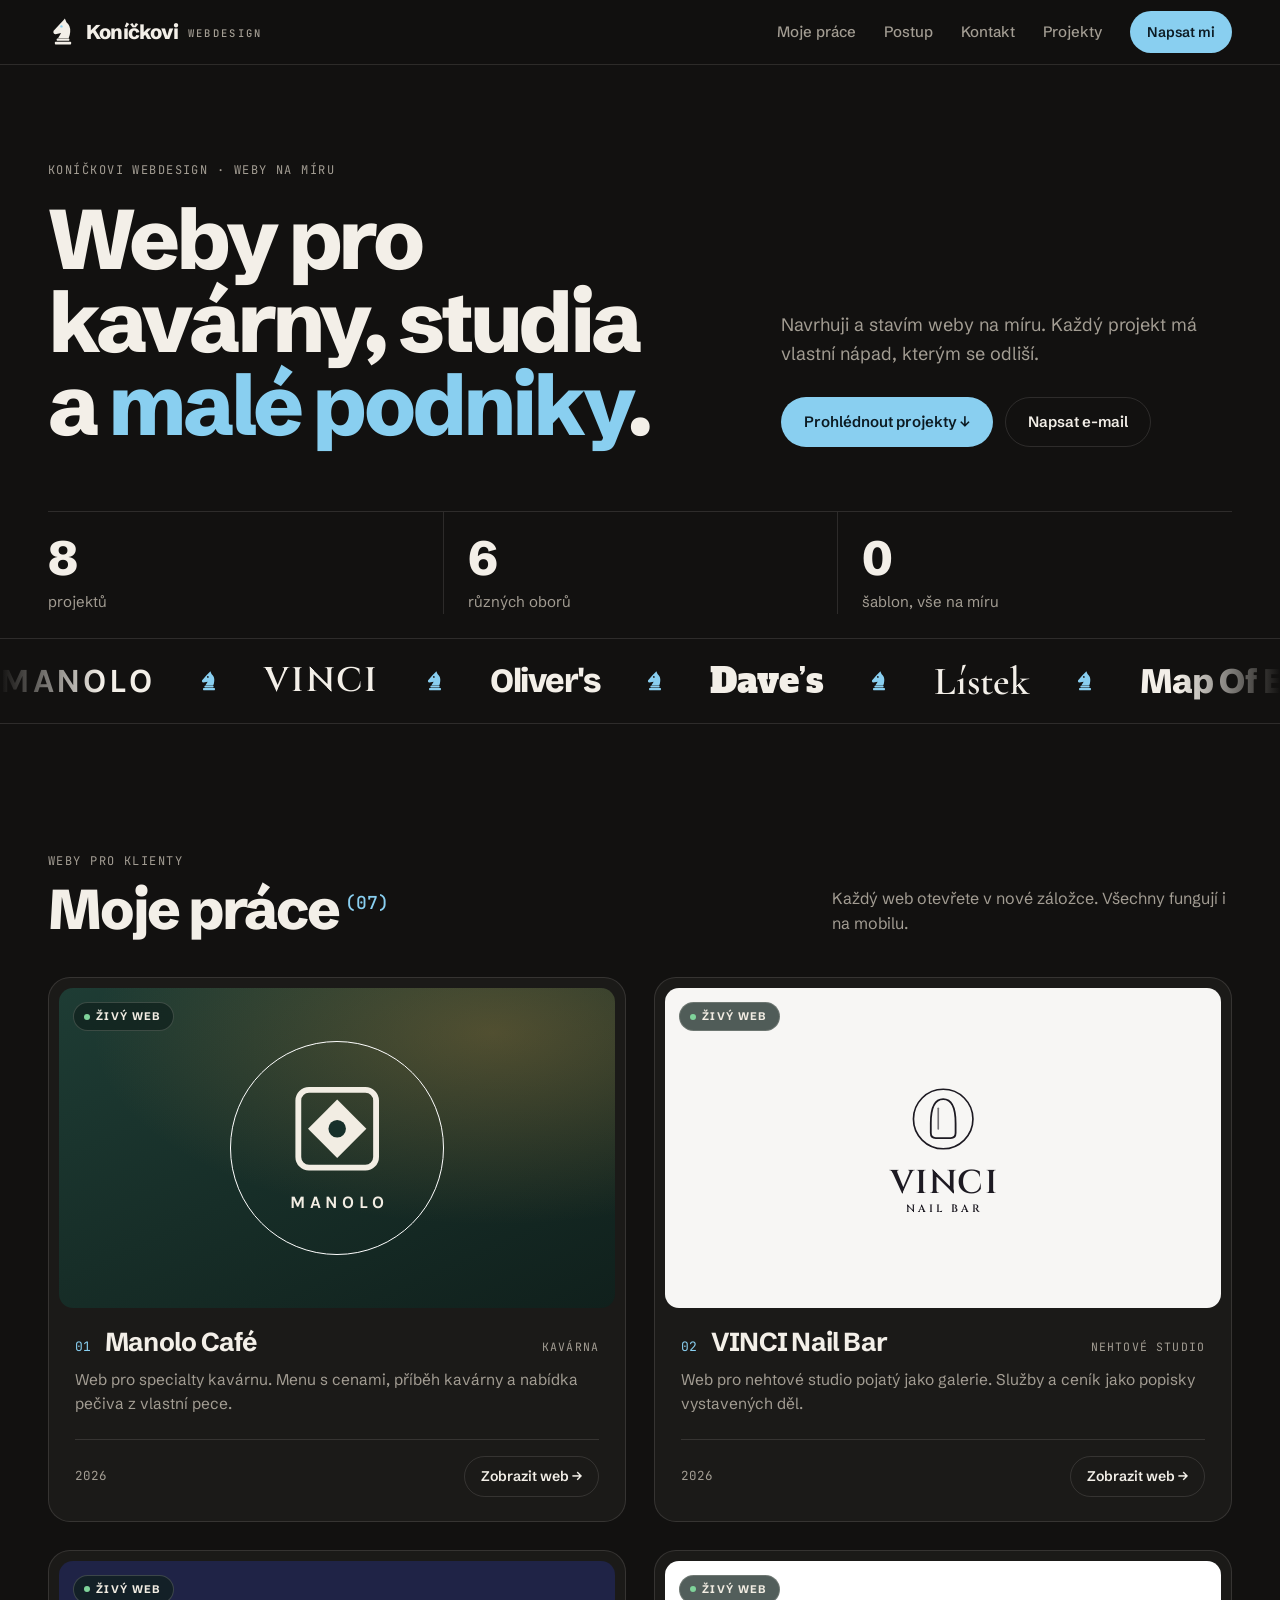
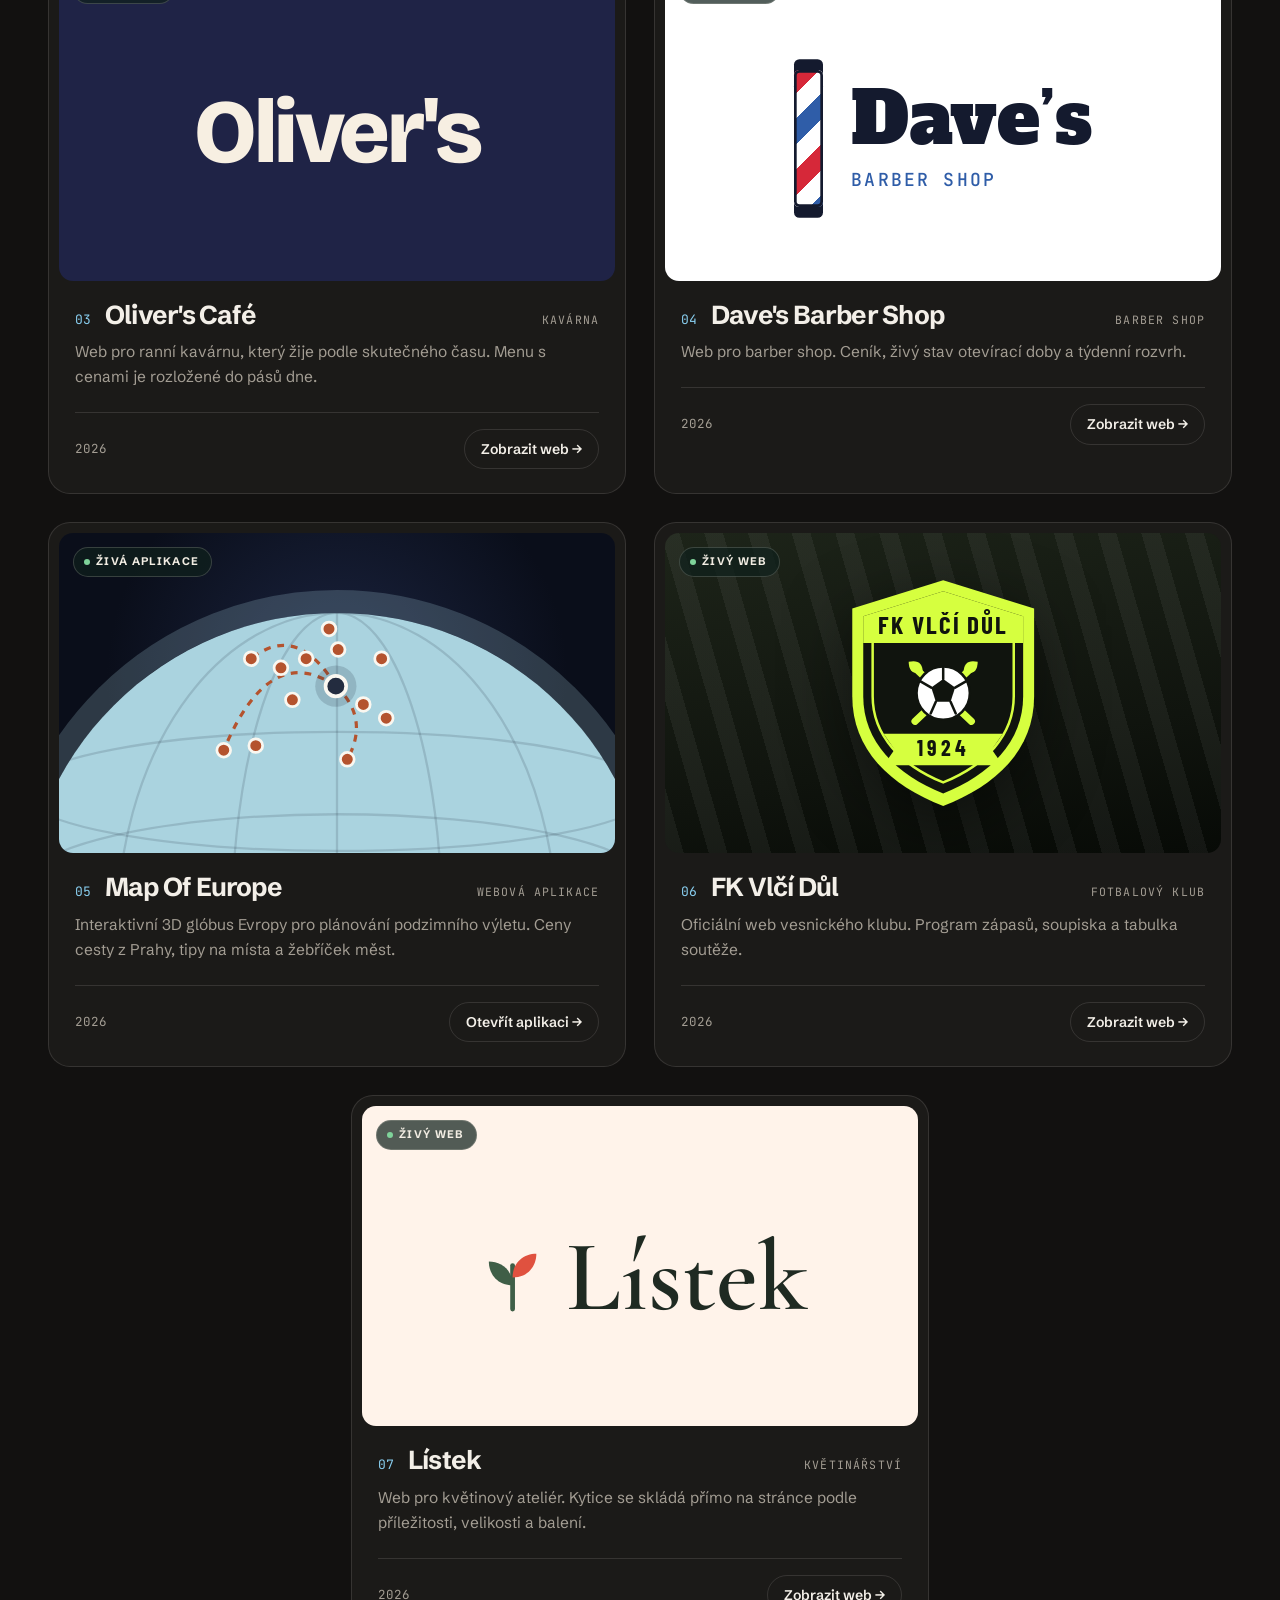
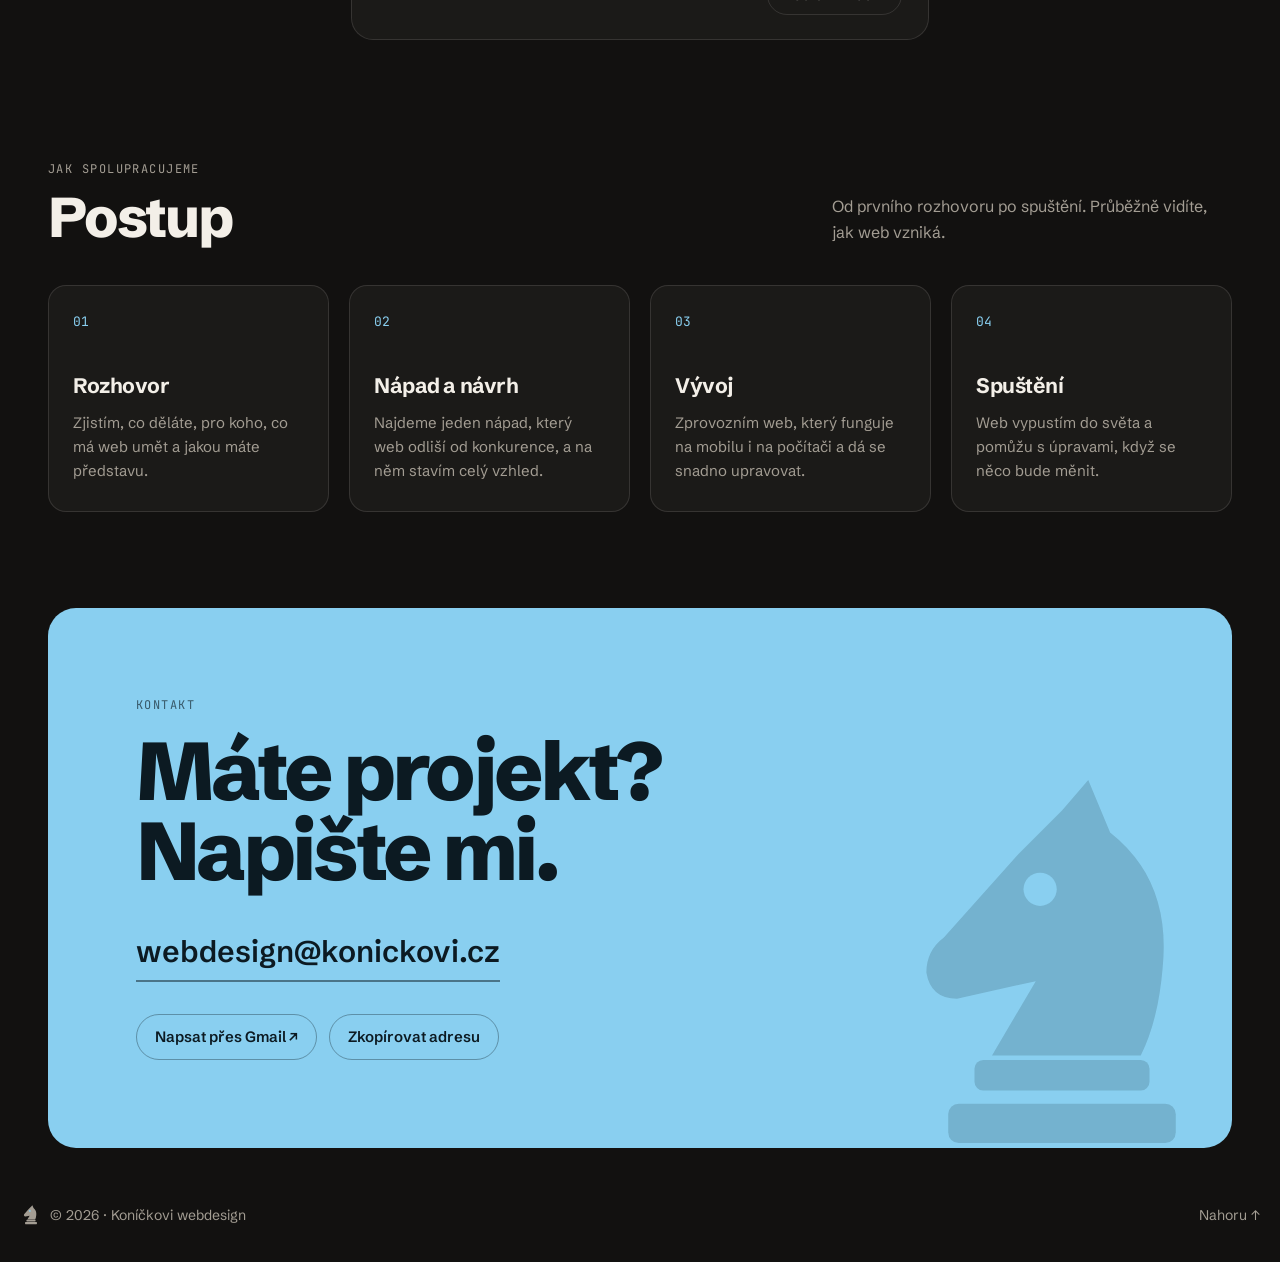
<file: index.html>
<!doctype html>
<html lang="cs">
<head>
<meta charset="utf-8">
<meta name="viewport" content="width=device-width, initial-scale=1">
<title>Koníčkovi webdesign · portfolio</title>
<link rel="icon" type="image/svg+xml" href="data:image/svg+xml,%3Csvg xmlns='http://www.w3.org/2000/svg' viewBox='0 0 48 48'%3E%3Cstyle%3E.k%7Bfill:%2317150f%7D%40media (prefers-color-scheme:dark)%7B.k%7Bfill:%23ffffff%7D%7D%3C/style%3E%3Cpath class='k' d='M16 34 L21 25.5 L12 27.5 Q9 27.5 8.5 24.5 Q8.5 22 10.5 20.5 L19 11 L24 6 L27 2.5 L29.5 8.5 Q36.5 14 35.5 24 Q35 30 33 34 Z'/%3E%3Crect class='k' x='14' y='34.5' width='20' height='3.5' rx='1'/%3E%3Crect class='k' x='11' y='39.5' width='26' height='4.5' rx='1.2'/%3E%3Ccircle cx='21.5' cy='15' r='1.9' fill='%2389cff0'/%3E%3C/svg%3E">
<link rel="preconnect" href="https://fonts.googleapis.com">
<link rel="preconnect" href="https://fonts.gstatic.com" crossorigin>
<link rel="stylesheet" href="https://fonts.googleapis.com/css2?family=Schibsted+Grotesk:wght@400;500;600;700;800&family=Alfa+Slab+One&family=Bricolage+Grotesque:opsz,wght@96,800&family=Cinzel:wght@600&family=JetBrains+Mono:wght@500&family=Karla:wght@700&family=Cormorant+Garamond:wght@600&family=Anton&family=Barlow+Condensed:wght@600&display=swap">
<style>
  :root {
    --bg: #121110;
    --surface: #1b1a18;
    --ink: #f3efe8;
    --muted: #a39d93;
    --line: rgba(243, 239, 232, 0.12);
    --accent: #89cff0;
    --accent-soft: #89cff0;
    /* Text laid on the baby blue itself. */
    --accent-ink: #0c1a22;
    --shadow: 0 30px 60px -36px rgba(0, 0, 0, 0.8);
    --sans: 'Schibsted Grotesk', 'Helvetica Neue', Arial, sans-serif;
    --mono: 'JetBrains Mono', Consolas, monospace;
  }

  * { margin: 0; padding: 0; box-sizing: border-box; }

  html { scroll-behavior: smooth; }

  body {
    font-family: var(--sans);
    background: var(--bg);
    color: var(--ink);
    line-height: 1.6;
    -webkit-font-smoothing: antialiased;
  }

  a { color: inherit; text-decoration: none; }

  :focus-visible { outline: 2px solid var(--accent-soft); outline-offset: 3px; }

  .container {
    max-width: 1240px;
    margin: 0 auto;
    padding: 0 28px;
  }

  .label {
    font-family: var(--mono);
    font-size: 12px;
    letter-spacing: 0.12em;
    text-transform: uppercase;
    color: var(--muted);
  }

  /* ——— Top bar ——— */
  .topbar {
    position: sticky;
    top: 0;
    z-index: 20;
    background: color-mix(in srgb, var(--bg) 86%, transparent);
    backdrop-filter: blur(12px);
    border-bottom: 1px solid var(--line);
  }

  .topbar .container {
    display: flex;
    align-items: center;
    justify-content: space-between;
    gap: 24px;
    min-height: 64px;
  }

  .brand {
    display: inline-flex;
    align-items: center;
    gap: 10px;
    font-weight: 800;
    font-size: 17px;
    letter-spacing: -0.01em;
  }

  .brand-sub {
    font-family: var(--mono);
    font-size: 10.5px;
    font-weight: 500;
    letter-spacing: 0.22em;
    text-transform: uppercase;
    color: var(--muted);
    margin-left: 2px;
    transform: translateY(1px);
  }

  .brand-mark {
    width: 30px;
    height: 30px;
    flex-shrink: 0;
    color: var(--ink);
  }

  .brand { gap: 8px; font-size: 20px; letter-spacing: -0.04em; }

  .topnav {
    display: flex;
    align-items: center;
    gap: 28px;
    font-size: 15px;
    font-weight: 500;
  }

  .topnav a:not(.btn) { color: var(--muted); transition: color .2s; }
  .topnav a:not(.btn):hover { color: var(--ink); }

  .btn {
    display: inline-flex;
    align-items: center;
    gap: 8px;
    padding: 12px 22px;
    border-radius: 999px;
    font-weight: 600;
    font-size: 15px;
    border: 1px solid transparent;
    transition: transform .2s, background-color .2s, border-color .2s, color .2s;
  }

  .btn:hover { transform: translateY(-2px); }
  .btn-accent { background: var(--accent); color: var(--accent-ink); }
  .btn-line { border-color: var(--line); color: var(--ink); }
  .btn-line:hover { border-color: var(--ink); }
  .btn-small { padding: 9px 16px; font-size: 14px; }

  /* ——— Hero ——— */
  .hero { padding: 96px 0 56px; }

  .hero-grid {
    display: grid;
    grid-template-columns: minmax(0, 1.5fr) minmax(0, 1fr);
    gap: 56px;
    align-items: end;
  }

  .hero h1 {
    font-size: clamp(44px, 6.6vw, 92px);
    font-weight: 800;
    line-height: 0.98;
    letter-spacing: -0.045em;
    margin-top: 18px;
    text-wrap: balance;
  }

  .hero h1 em {
    font-style: normal;
    color: var(--accent-soft);
  }

  .hero-side p {
    font-size: 18px;
    color: var(--muted);
    max-width: 42ch;
  }

  .hero-cta {
    display: flex;
    flex-wrap: wrap;
    gap: 12px;
    margin-top: 28px;
  }

  .stats {
    display: grid;
    grid-template-columns: repeat(3, 1fr);
    margin-top: 64px;
    border-top: 1px solid var(--line);
  }

  .stat {
    padding: 22px 0 0;
  }

  .stat + .stat { padding-left: 24px; border-left: 1px solid var(--line); }

  .stat b {
    display: block;
    font-size: clamp(32px, 4vw, 48px);
    font-weight: 800;
    letter-spacing: -0.04em;
    line-height: 1;
  }

  .stat span { display: block; margin-top: 8px; color: var(--muted); font-size: 15px; }

  /* ——— Ticker of project names, each in its own brand type ——— */
  .ticker {
    position: relative;
    overflow: hidden;
    border-block: 1px solid var(--line);
    padding: 22px 0;
    margin-top: 24px;
  }

  /* Edge fades as overlays (a mask on the moving strip breaks painting in some Chromium builds) */
  .ticker::before,
  .ticker::after {
    content: '';
    position: absolute;
    top: 0;
    bottom: 0;
    width: 8%;
    z-index: 1;
    pointer-events: none;
  }
  .ticker::before { left: 0; background: linear-gradient(90deg, var(--bg), transparent); }
  .ticker::after { right: 0; background: linear-gradient(270deg, var(--bg), transparent); }

  .ticker-track {
    display: flex;
    width: max-content;
    animation: ticker 36s linear infinite;
  }

  .ticker:hover .ticker-track { animation-play-state: paused; }

  .ticker-set {
    display: flex;
    align-items: center;
    gap: 44px;
    padding-right: 44px;
    font-size: 34px;
    line-height: 1;
    white-space: nowrap;
  }

  .t-sep { width: 22px; height: 22px; flex-shrink: 0; color: var(--accent-soft); --eye: var(--bg); }
  .t-manolo { font-family: 'Karla', sans-serif; font-weight: 700; letter-spacing: 0.08em; }
  .t-vinci { font-family: 'Cinzel', serif; font-weight: 600; letter-spacing: 0.06em; }
  .t-olivers { font-family: 'Bricolage Grotesque', sans-serif; font-weight: 800; letter-spacing: -0.03em; }
  .t-daves { font-family: 'Alfa Slab One', serif; }
  .t-listek { font-family: 'Cormorant Garamond', serif; font-weight: 600; font-size: 40px; }
  .t-map { font-family: var(--sans); font-weight: 800; letter-spacing: -0.03em; }

  @keyframes ticker { to { transform: translateX(-50%); } }

  /* ——— Section heads ——— */
  .section { padding: 96px 0; }

  .section-head {
    display: flex;
    justify-content: space-between;
    align-items: end;
    gap: 24px;
    margin-bottom: 40px;
  }

  .section-head h2 {
    font-size: clamp(34px, 4.4vw, 56px);
    font-weight: 800;
    letter-spacing: -0.04em;
    line-height: 1;
    margin-top: 10px;
  }

  .section-head h2 sup {
    font-family: var(--mono);
    font-size: 0.32em;
    font-weight: 500;
    letter-spacing: 0;
    color: var(--accent-soft);
    vertical-align: super;
    margin-left: 6px;
  }

  .section-head p { color: var(--muted); max-width: 40ch; }

  .projects { padding-top: 72px; }

  /* ——— Manolo Café card (live project) ——— */
  a.project-card {
    display: block;
    color: inherit;
    text-decoration: none;
  }

  a.project-card:hover {
    text-decoration: none;
  }

  .project-manolo .project-visual {
    background:
      radial-gradient(120% 100% at 78% 14%, rgba(201,144,63,0.32) 0%, transparent 60%),
      linear-gradient(155deg, #1e3c34 0%, #10201c 100%);
  }

  .client-logo {
    position: relative;
    z-index: 1;
    display: block;
    width: 108px;
    height: 108px;
    border-radius: 50%;
  }

  .project-manolo .client-logo {
    outline: 1px solid #fff;
    outline-offset: 5px;
  }

  .live-badge {
    position: absolute;
    top: 12px;
    left: 12px;
    z-index: 1;
    display: inline-flex;
    align-items: center;
    gap: 6px;
    font-size: 10px;
    font-weight: 700;
    letter-spacing: 0.12em;
    text-transform: uppercase;
    color: #f2ede3;
    background: rgba(16,32,28,0.72);
    border: 1px solid rgba(242,237,227,0.18);
    border-radius: 999px;
    padding: 4px 10px 4px 8px;
  }

  .live-badge::before {
    content: '';
    width: 6px;
    height: 6px;
    border-radius: 50%;
    background: #7fd39a;
  }

  /* ——— VINCI Nail Bar card ——— */
  .project-vinci .project-visual {
    background: #f7f6f4;
  }

  /* ——— Oliver's Café card ——— */
  .project-olivers .project-visual {
    background: #1f2346;
  }

  .olivers-word {
    position: relative;
    z-index: 1;
    font-family: 'Bricolage Grotesque', 'Helvetica Neue', Arial, sans-serif;
    font-weight: 800;
    font-size: 50px;
    line-height: 1;
    letter-spacing: -0.035em;
    color: #f7efe2;
    transform: translateY(6px);
  }

  /* ——— Falltrip card ——— */
  .project-falltrip .project-visual {
    background: radial-gradient(circle at 50% 45%, #1b2440 0%, #0a0e1a 70%);
  }

  .falltrip-globe {
    position: absolute;
    inset: 0;
    width: 100%;
    height: 100%;
  }

  /* ——— Monkey Coffee House card ——— */
  .project-monkey .project-visual {
    background: #f6efe4;
  }

  .monkey-logo {
    position: relative;
    z-index: 1;
    display: block;
    width: 130px;
    height: 130px;
    border-radius: 50%;
    object-fit: cover;
  }

  /* ——— FK Vlčí Důl card ——— */
  .project-vlci .project-visual {
    background:
      repeating-linear-gradient(74deg, rgba(255,255,255,0.05) 0 18px, transparent 18px 42px),
      linear-gradient(170deg, #1d2419 0%, #10140e 65%, #070a06 100%);
  }

  .vlci-crest {
    position: relative;
    z-index: 1;
    width: 108px;
    height: 129px;
    filter: drop-shadow(0 10px 18px rgba(0, 0, 0, 0.5));
  }

  /* ——— Lístek florist card ——— */
  .project-listek .project-visual {
    background: #fff3ea;
  }

  .listek-mark {
    position: relative;
    z-index: 1;
    display: flex;
    align-items: center;
    gap: 8px;
    font-family: 'Cormorant Garamond', Georgia, serif;
    font-weight: 600;
    font-size: 56px;
    line-height: 1;
    color: #1f2a22;
    transform: translateY(6px);
  }

  .listek-mark svg {
    width: 44px;
    height: 44px;
  }

  /* ——— Dave's Barber Shop card ——— */
  .project-daves .project-visual {
    background: #ffffff;
  }

  .daves-mark {
    position: relative;
    z-index: 1;
    display: flex;
    align-items: center;
    gap: 16px;
    color: #141a2e;
    text-align: left;
    transform: translateY(10px);
  }

  .daves-pole {
    width: 16px;
    height: 76px;
    border-radius: 3px;
    background: repeating-linear-gradient(135deg, #d62839 0 10px, #ffffff 10px 20px, #2f5da8 20px 30px, #ffffff 30px 40px);
    box-shadow: 0 -6px 0 #141a2e, 0 6px 0 #141a2e, inset 0 0 0 1.5px #141a2e;
  }

  .daves-word {
    display: block;
    font-family: 'Alfa Slab One', 'Rockwell', Georgia, serif;
    font-size: 40px;
    line-height: 1;
  }


  .daves-sub {
    display: block;
    margin-top: 6px;
    font-family: 'JetBrains Mono', Consolas, monospace;
    font-size: 10px;
    font-weight: 500;
    letter-spacing: 0.12em;
    text-transform: uppercase;
    color: #2f5da8;
  }

  .project-link {
    display: inline-block;
    margin-left: auto;
    font-size: 12px;
    font-weight: 600;
    color: var(--accent);
  }

  .project-year {
    display: flex;
    align-items: baseline;
  }

  a.project-card:focus-visible {
    outline: 2px solid var(--accent);
    outline-offset: 3px;
  }

  /* ——— Project cards ——— */
  .projects-grid {
    display: grid;
    grid-template-columns: repeat(2, 1fr);
    gap: 28px;
    counter-reset: proj;
  }

  .projects-grid > .project-card:last-child:nth-child(odd) {
    grid-column: 1 / -1;
    justify-self: center;
    width: calc(50% - 14px);
  }

  .project-card {
    counter-increment: proj;
    display: flex;
    flex-direction: column;
    background: var(--surface);
    border: 1px solid var(--line);
    border-radius: 22px;
    overflow: hidden;
    transition: transform .35s ease, box-shadow .35s ease, border-color .35s ease;
  }

  .project-card:hover {
    transform: translateY(-6px);
    box-shadow: var(--shadow);
    border-color: var(--accent-soft);
  }

  .project-visual {
    position: relative;
    display: flex;
    align-items: center;
    justify-content: center;
    height: 320px;
    margin: 10px 10px 0;
    border-radius: 14px;
    overflow: hidden;
  }

  .project-visual > :not(.live-badge):not(.falltrip-globe) {
    zoom: 1.8;
    transition: transform .5s ease;
  }

  .falltrip-globe { transition: transform .6s ease; }

  .project-card:hover .project-visual > :not(.live-badge) { transform: scale(1.05); }

  .projects-grid .live-badge {
    top: 14px;
    left: 14px;
    font-size: 11px;
    padding: 5px 12px 5px 10px;
  }

  .project-info {
    display: flex;
    flex-direction: column;
    flex: 1;
    padding: 20px 26px 24px;
  }

  .project-meta {
    display: flex;
    align-items: baseline;
    gap: 14px;
    margin-bottom: 10px;
  }

  .project-meta::before {
    content: counter(proj, decimal-leading-zero);
    font-family: var(--mono);
    font-size: 13px;
    color: var(--accent-soft);
  }

  .project-meta > div {
    flex: 1;
    display: flex;
    flex-wrap: wrap;
    align-items: baseline;
    justify-content: space-between;
    gap: 4px 16px;
  }

  .project-title {
    font-size: 26px;
    font-weight: 700;
    letter-spacing: -0.03em;
    line-height: 1.15;
  }

  .project-category {
    font-family: var(--mono);
    font-size: 11.5px;
    letter-spacing: 0.1em;
    text-transform: uppercase;
    color: var(--muted);
  }

  .project-description {
    font-size: 15.5px;
    color: var(--muted);
    line-height: 1.6;
    margin-bottom: 22px;
  }

  .project-year {
    display: flex;
    align-items: center;
    justify-content: space-between;
    margin-top: auto;
    padding-top: 16px;
    border-top: 1px solid var(--line);
    font-family: var(--mono);
    font-size: 12.5px;
    color: var(--muted);
  }

  .project-link {
    font-family: var(--sans);
    font-size: 14px;
    font-weight: 600;
    color: var(--ink);
    padding: 8px 16px;
    border: 1px solid var(--line);
    border-radius: 999px;
    transition: background-color .25s, color .25s, border-color .25s;
  }

  .project-card:hover .project-link {
    background: var(--accent);
    border-color: var(--accent);
    color: var(--accent-ink);
  }

  /* ——— Process ——— */
  .steps {
    display: grid;
    grid-template-columns: repeat(4, 1fr);
    gap: 20px;
    list-style: none;
    counter-reset: step;
  }

  .steps li {
    counter-increment: step;
    padding: 26px 24px 28px;
    background: var(--surface);
    border: 1px solid var(--line);
    border-radius: 18px;
  }

  .steps li::before {
    content: counter(step, decimal-leading-zero);
    display: block;
    font-family: var(--mono);
    font-size: 13px;
    color: var(--accent-soft);
    margin-bottom: 36px;
  }

  .steps h3 {
    font-size: 21px;
    font-weight: 700;
    letter-spacing: -0.02em;
    margin-bottom: 8px;
  }

  .steps p { color: var(--muted); font-size: 15px; }

  /* ——— Contact ——— */
  .contact {
    padding: 0 0 28px;
  }

  .contact-card {
    position: relative;
    overflow: hidden;
    background: var(--accent);
    color: var(--accent-ink);
    border-radius: 28px;
    padding: clamp(40px, 7vw, 88px);
  }

  /* Big knight from the logo, stepping into the card from the right */
  .contact-card > .contact-knight {
    position: absolute;
    z-index: 0;
    right: -40px;
    bottom: -30px;
    width: 420px;
    height: 420px;
    color: rgba(12, 26, 34, 0.16);
    --eye: var(--accent);
  }

  .contact-card > * { position: relative; z-index: 1; }

  .contact-card .label { color: rgba(12, 26, 34, 0.65); }

  .contact-card h2 {
    font-size: clamp(40px, 6.4vw, 88px);
    font-weight: 800;
    letter-spacing: -0.045em;
    line-height: 0.98;
    margin-top: 16px;
    max-width: 12ch;
  }

  .contact-mail {
    display: inline-block;
    margin-top: 36px;
    font-size: clamp(20px, 2.6vw, 30px);
    font-weight: 600;
    border-bottom: 2px solid rgba(12, 26, 34, 0.5);
    padding-bottom: 4px;
    transition: color .2s;
  }

  .contact-mail:hover { color: rgba(12, 26, 34, 0.7); }

  .contact-links {
    display: flex;
    flex-wrap: wrap;
    gap: 12px;
    margin-top: 32px;
  }

  .contact-links a,
  .contact-links button {
    font-family: inherit;
    background: none;
    color: inherit;
    cursor: pointer;
    padding: 10px 18px;
    border-radius: 999px;
    border: 1px solid rgba(12, 26, 34, 0.35);
    font-weight: 600;
    font-size: 15px;
    transition: background-color .2s, color .2s;
  }

  .contact-links a:hover,
  .contact-links button:hover { background: var(--accent-ink); color: var(--accent); }

  .foot-brand { display: inline-flex; align-items: center; gap: 8px; }
  .foot-brand .brand-mark { width: 22px; height: 22px; color: var(--muted); }

  .foot {
    display: flex;
    justify-content: space-between;
    gap: 16px;
    padding: 28px 0 36px;
    color: var(--muted);
    font-size: 14px;
  }

  /* ——— Responsive ——— */
  @media (max-width: 960px) {
    .hero-grid { grid-template-columns: 1fr; gap: 28px; }
    .steps { grid-template-columns: repeat(2, 1fr); }
  }

  @media (max-width: 760px) {
    .topnav a:not(.btn) { display: none; }
    .hero { padding: 56px 0 40px; }
    .stats { margin-top: 44px; }
    .stat + .stat { padding-left: 16px; }
    .section { padding: 64px 0; }
    .projects { padding-top: 48px; }
    .section-head { flex-direction: column; align-items: start; }
    .projects-grid { grid-template-columns: 1fr; gap: 20px; }
    .projects-grid > .project-card:last-child:nth-child(odd) { width: 100%; }
    .project-visual { height: 230px; }
    .project-visual > :not(.live-badge):not(.falltrip-globe) { zoom: 1.35; }
    .project-info { padding: 18px 20px 20px; }
    .project-title { font-size: 22px; }
    .ticker-set { font-size: 26px; gap: 32px; padding-right: 32px; }
    .t-listek { font-size: 30px; }
    .steps { grid-template-columns: 1fr; }
    .steps li::before { margin-bottom: 18px; }
    .contact-card > .contact-knight { width: 220px; height: 220px; right: -50px; bottom: -20px; opacity: 0.35; }
    .foot-brand { display: inline-flex; align-items: center; gap: 8px; }
  .foot-brand .brand-mark { width: 22px; height: 22px; color: var(--muted); }

  .foot { flex-direction: column; }
  }

  @media (max-width: 420px) {
    .container { padding: 0 16px; }
    .brand-sub { display: none; }
    .stat span { font-size: 13px; }
  }

  @media (prefers-reduced-motion: reduce) {
    * { animation: none !important; transition: none !important; }
    html { scroll-behavior: auto; }
  }
</style>
</head>
<body>
<svg width="0" height="0" style="position:absolute" aria-hidden="true">
  <symbol id="konik" viewBox="0 0 48 48">
    <path d="M16 34 L21 25.5 L12 27.5 Q9 27.5 8.5 24.5 Q8.5 22 10.5 20.5 L19 11 L24 6 L27 2.5 L29.5 8.5 Q36.5 14 35.5 24 Q35 30 33 34 Z" fill="currentColor"/>
    <rect x="14" y="34.5" width="20" height="3.5" rx="1" fill="currentColor"/>
    <rect x="11" y="39.5" width="26" height="4.5" rx="1.2" fill="currentColor"/>
    <circle cx="21.5" cy="15" r="1.9" fill="var(--eye, var(--accent))"/>
  </symbol>
</svg>


<header class="topbar">
  <div class="container">
    <a class="brand" href="#top" aria-label="Koníčkovi webdesign"><svg class="brand-mark" aria-hidden="true"><use href="#konik"/></svg>Koníčkovi<span class="brand-sub">webdesign</span></a>
    <nav class="topnav" aria-label="Hlavní navigace">
      <a href="#projekty">Moje práce</a>
      <a href="#postup">Postup</a>
      <a href="#kontakt">Kontakt</a>
      <a href="projekty.html">Projekty</a>
      <a class="btn btn-accent btn-small" href="https://mail.google.com/mail/?view=cm&amp;fs=1&amp;to=webdesign@konickovi.cz&amp;su=Popt%C3%A1vka%20webu" target="_blank" rel="noopener">Napsat mi</a>
    </nav>
  </div>
</header>

<main id="top">
  <section class="hero">
    <div class="container">
      <div class="hero-grid">
        <div>
          <p class="label">Koníčkovi webdesign · weby na míru</p>
          <h1>Weby pro kavárny, studia a <em>malé podniky</em>.</h1>
        </div>
        <div class="hero-side">
          <p>Navrhuji a stavím weby na míru. Každý projekt má vlastní nápad, kterým se odliší.</p>
          <div class="hero-cta">
            <a class="btn btn-accent" href="#projekty">Prohlédnout projekty ↓</a>
            <a class="btn btn-line" href="https://mail.google.com/mail/?view=cm&amp;fs=1&amp;to=webdesign@konickovi.cz&amp;su=Popt%C3%A1vka%20webu" target="_blank" rel="noopener">Napsat e-mail</a>
          </div>
        </div>
      </div>

      <div class="stats">
        <div class="stat"><b>8</b><span>projektů</span></div>
        <div class="stat"><b>6</b><span>různých oborů</span></div>
        <div class="stat"><b>0</b><span>šablon, vše na míru</span></div>
      </div>
    </div>

    <div class="ticker" aria-hidden="true">
      <div class="ticker-track">
        <div class="ticker-set">
          <span class="t-manolo">MANOLO</span><svg class="t-sep" aria-hidden="true"><use href="#konik"/></svg>
          <span class="t-vinci">VINCI</span><svg class="t-sep" aria-hidden="true"><use href="#konik"/></svg>
          <span class="t-olivers">Oliver's</span><svg class="t-sep" aria-hidden="true"><use href="#konik"/></svg>
          <span class="t-daves">Dave’s</span><svg class="t-sep" aria-hidden="true"><use href="#konik"/></svg>
          <span class="t-listek">Lístek</span><svg class="t-sep" aria-hidden="true"><use href="#konik"/></svg>
          <span class="t-map">Map Of Europe</span><svg class="t-sep" aria-hidden="true"><use href="#konik"/></svg>
        </div>
        <div class="ticker-set">
          <span class="t-manolo">MANOLO</span><svg class="t-sep" aria-hidden="true"><use href="#konik"/></svg>
          <span class="t-vinci">VINCI</span><svg class="t-sep" aria-hidden="true"><use href="#konik"/></svg>
          <span class="t-olivers">Oliver's</span><svg class="t-sep" aria-hidden="true"><use href="#konik"/></svg>
          <span class="t-daves">Dave’s</span><svg class="t-sep" aria-hidden="true"><use href="#konik"/></svg>
          <span class="t-listek">Lístek</span><svg class="t-sep" aria-hidden="true"><use href="#konik"/></svg>
          <span class="t-map">Map Of Europe</span><svg class="t-sep" aria-hidden="true"><use href="#konik"/></svg>
        </div>
      </div>
    </div>
  </section>

  <section class="section projects" id="projekty">
    <div class="container">
      <div class="section-head">
        <div>
          <p class="label">Weby pro klienty</p>
          <h2>Moje práce<sup>(07)</sup></h2>
        </div>
        <p>Každý web otevřete v nové záložce. Všechny fungují i na mobilu.</p>
      </div>

      <div class="projects-grid">
        <!-- Manolo Café (live) -->
        <a class="project-card project-manolo" href="manolo.html" target="_blank" rel="noopener">
          <div class="project-visual">
            <span class="live-badge">Živý web</span>
            <svg class="client-logo" viewBox="0 0 200 200" role="img" aria-label="Logo Manolo">
              <rect x="60" y="40" width="80" height="80" rx="11" fill="none" stroke="#f2ede3" stroke-width="6"/>
              <path d="M100 50 L130 80 L100 110 L70 80 Z" fill="#f2ede3"/>
              <circle cx="100" cy="80" r="9" fill="#17302a"/>
              <text x="102.25" y="162" text-anchor="middle" font-family="Karla, Arial, sans-serif" font-weight="700" font-size="18" letter-spacing="4.5" fill="#f2ede3">MANOLO</text>
            </svg>
          </div>
          <div class="project-info">
            <div class="project-meta">
              <div>
                <div class="project-title">Manolo Café</div>
                <div class="project-category">Kavárna</div>
              </div>
            </div>
            <p class="project-description">Web pro specialty kavárnu. Menu s cenami, příběh kavárny a nabídka pečiva z vlastní pece.</p>
            <div class="project-year">2026<span class="project-link">Zobrazit web →</span></div>
          </div>
        </a>

        <!-- VINCI Nail Bar (live) -->
        <a class="project-card project-vinci" href="vinci.html" target="_blank" rel="noopener">
          <div class="project-visual">
            <span class="live-badge">Živý web</span>
            <svg class="client-logo" viewBox="0 0 200 200" role="img" aria-label="Logo VINCI Nail Bar">
              <g transform="translate(100 70) scale(0.85)" fill="none" stroke="#1d1a22" stroke-linejoin="round">
                <circle r="36" stroke-width="2"/>
                <path d="M0 -24 C 12 -24 15 -9 15 5 L 15 17 Q 15 23 9 23 L -9 23 Q -15 23 -15 17 L -15 5 C -15 -9 -12 -24 0 -24 Z" stroke-width="2.2"/>
                <path d="M-6 -13 L -6 12" stroke-width="2" stroke-linecap="round" opacity="0.6"/>
              </g>
              <text x="100.75" y="146" text-anchor="middle" font-family="Cinzel, Georgia, serif" font-weight="600" font-size="34" letter-spacing="1.5" fill="#1d1a22">VINCI</text>
              <text x="101.5" y="166" text-anchor="middle" font-family="Cinzel, Georgia, serif" font-weight="600" font-size="11" letter-spacing="3" fill="#1d1a22">NAIL BAR</text>
            </svg>
          </div>
          <div class="project-info">
            <div class="project-meta">
              <div>
                <div class="project-title">VINCI Nail Bar</div>
                <div class="project-category">Nehtové studio</div>
              </div>
            </div>
            <p class="project-description">Web pro nehtové studio pojatý jako galerie. Služby a ceník jako popisky vystavených děl.</p>
            <div class="project-year">2026<span class="project-link">Zobrazit web →</span></div>
          </div>
        </a>

        <!-- Oliver's Café (live) -->
        <a class="project-card project-olivers" href="olivers.html" target="_blank" rel="noopener">
          <div class="project-visual">
            <span class="live-badge">Živý web</span>
            <span class="olivers-word" aria-hidden="true">Oliver's</span>
          </div>
          <div class="project-info">
            <div class="project-meta">
              <div>
                <div class="project-title">Oliver's Café</div>
                <div class="project-category">Kavárna</div>
              </div>
            </div>
            <p class="project-description">Web pro ranní kavárnu, který žije podle skutečného času. Menu s cenami je rozložené do pásů dne.</p>
            <div class="project-year">2026<span class="project-link">Zobrazit web →</span></div>
          </div>
        </a>

        <!-- Dave's Barber Shop (live) -->
        <a class="project-card project-daves" href="daves.html" target="_blank" rel="noopener">
          <div class="project-visual">
            <span class="live-badge">Živý web</span>
            <div class="daves-mark" aria-hidden="true">
              <span class="daves-pole"></span>
              <span>
                <span class="daves-word">Dave<span>’</span>s</span>
                <span class="daves-sub">Barber Shop</span>
              </span>
            </div>
          </div>
          <div class="project-info">
            <div class="project-meta">
              <div>
                <div class="project-title">Dave's Barber Shop</div>
                <div class="project-category">Barber shop</div>
              </div>
            </div>
            <p class="project-description">Web pro barber shop. Ceník, živý stav otevírací doby a týdenní rozvrh.</p>
            <div class="project-year">2026<span class="project-link">Zobrazit web →</span></div>
          </div>
        </a>

        <!-- Falltrip (live app) -->
        <a class="project-card project-falltrip" href="https://falltrip.lovable.app" target="_blank" rel="noopener">
          <div class="project-visual">
            <span class="live-badge">Živá aplikace</span>
            <svg class="falltrip-globe" viewBox="0 0 243 150" preserveAspectRatio="xMidYMid slice" aria-hidden="true">
              <defs>
                <clipPath id="ft-globe-clip"><circle cx="121.5" cy="178" r="138"/></clipPath>
              </defs>
              <circle cx="121.5" cy="178" r="143" fill="none" stroke="#aad3df" stroke-opacity="0.22" stroke-width="10"/>
              <circle cx="121.5" cy="178" r="138" fill="#aad3df"/>
              <g clip-path="url(#ft-globe-clip)" fill="none" stroke="#232c3f" stroke-opacity="0.16" stroke-width="1">
                <ellipse cx="121.5" cy="178" rx="46" ry="138"/>
                <ellipse cx="121.5" cy="178" rx="96" ry="138"/>
                <line x1="121.5" y1="30" x2="121.5" y2="320"/>
                <ellipse cx="121.5" cy="118" rx="138" ry="26"/>
                <ellipse cx="121.5" cy="160" rx="138" ry="32"/>
              </g>
              <g fill="none" stroke="#b4532e" stroke-width="1.4" stroke-dasharray="3 3">
                <path d="M121 72 Q 92 52 72 100"/>
                <path d="M121 72 Q 104 44 84 60"/>
                <path d="M121 72 Q 136 86 126 104"/>
              </g>
              <g fill="#b4532e" stroke="#faf7f0" stroke-width="1.2">
                <circle cx="84" cy="60" r="3"/>
                <circle cx="97" cy="64" r="3"/>
                <circle cx="102" cy="78" r="3"/>
                <circle cx="108" cy="60" r="3"/>
                <circle cx="86" cy="98" r="3"/>
                <circle cx="72" cy="100" r="3"/>
                <circle cx="126" cy="104" r="3"/>
                <circle cx="122" cy="56" r="3"/>
                <circle cx="118" cy="47" r="3"/>
                <circle cx="141" cy="60" r="3"/>
                <circle cx="133" cy="80" r="3"/>
                <circle cx="143" cy="86" r="3"/>
              </g>
              <circle cx="121" cy="72" r="9" fill="#232c3f" fill-opacity="0.18"/>
              <circle cx="121" cy="72" r="4.5" fill="#232c3f" stroke="#faf7f0" stroke-width="1.6"/>
            </svg>
          </div>
          <div class="project-info">
            <div class="project-meta">
              <div>
                <div class="project-title">Map Of Europe</div>
                <div class="project-category">Webová aplikace</div>
              </div>
            </div>
            <p class="project-description">Interaktivní 3D glóbus Evropy pro plánování podzimního výletu. Ceny cesty z Prahy, tipy na místa a žebříček měst.</p>
            <div class="project-year">2026<span class="project-link">Otevřít aplikaci →</span></div>
          </div>
        </a>

        <!-- FK Vlčí Důl (live) -->
        <a class="project-card project-vlci" href="vlcidul.html" target="_blank" rel="noopener">
          <div class="project-visual">
            <span class="live-badge">Živý web</span>
            <svg class="vlci-crest" viewBox="0 0 124 148" aria-hidden="true">
              <path d="M62 2 L120 20 V76 C120 110 96 133 62 146 C28 133 4 110 4 76 V20 Z" fill="#d6ff3f"/>
              <path d="M62 9 L113 25 V76 C113 105 92 126 62 138 C32 126 11 105 11 76 V25 Z" fill="#10140e"/>
              <path d="M62 15 L107 29 V76 C107 101 89 120 62 131 C35 120 17 101 17 76 V29 Z" fill="none" stroke="#d6ff3f" stroke-width="1.6"/>
              <path d="M62 9 L113 25 V42 H11 V25 Z" fill="#d6ff3f"/>
              <text x="62" y="36" text-anchor="middle" font-family="Barlow Condensed, sans-serif" font-weight="700" font-size="16" letter-spacing="1.2" fill="#10140e">FK VLČÍ DŮL</text>
              <g stroke="#d6ff3f" stroke-width="4.5" stroke-linecap="round">
                <path d="M44 58 L80 92"/>
                <path d="M80 58 L44 92"/>
              </g>
              <path d="M40 54 q9 -2 9 7 q-9 2 -9 -7 Z" fill="#d6ff3f"/>
              <path d="M84 54 q-9 -2 -9 7 q9 2 9 -7 Z" fill="#d6ff3f"/>
              <circle cx="62" cy="74" r="17" fill="#ffffff" stroke="#10140e" stroke-width="1.6"/>
              <path d="M62 65 l7.6 5.5 -2.9 9h-9.4l-2.9 -9 Z" fill="#10140e"/>
              <g stroke="#10140e" stroke-width="1.6" fill="none" stroke-linecap="round">
                <path d="M62 65 V58"/>
                <path d="M54.4 70.5 L47.5 66.5"/>
                <path d="M69.6 70.5 L76.5 66.5"/>
                <path d="M57.3 79.5 L54 87"/>
                <path d="M66.7 79.5 L70 87"/>
              </g>
              <path d="M24 100 H100 L93 110 L100 120 H24 L31 110 Z" fill="#d6ff3f"/>
              <text x="62" y="114" text-anchor="middle" font-family="Barlow Condensed, sans-serif" font-weight="700" font-size="14" letter-spacing="2.5" fill="#10140e">1924</text>
            </svg>
          </div>
          <div class="project-info">
            <div class="project-meta">
              <div>
                <div class="project-title">FK Vlčí Důl</div>
                <div class="project-category">Fotbalový klub</div>
              </div>
            </div>
            <p class="project-description">Oficiální web vesnického klubu. Program zápasů, soupiska a tabulka soutěže.</p>
            <div class="project-year">2026<span class="project-link">Zobrazit web →</span></div>
          </div>
        </a>

        <!-- Lístek florist (live) -->
        <a class="project-card project-listek" href="listek.html" target="_blank" rel="noopener">
          <div class="project-visual">
            <span class="live-badge">Živý web</span>
            <div class="listek-mark" aria-hidden="true">
              <svg viewBox="0 0 40 40">
                <path d="M20 36 C20 26 20 20 20 14" stroke="#3f5e47" stroke-width="2.4" fill="none" stroke-linecap="round"/>
                <path d="M20 24 C12 24 8 18 8 12 C14 12 20 16 20 24 Z" fill="#3f5e47"/>
                <path d="M20 20 C28 20 32 14 32 8 C26 8 20 12 20 20 Z" fill="#e0513f"/>
              </svg>
              Lístek
            </div>
          </div>
          <div class="project-info">
            <div class="project-meta">
              <div>
                <div class="project-title">Lístek</div>
                <div class="project-category">Květinářství</div>
              </div>
            </div>
            <p class="project-description">Web pro květinový ateliér. Kytice se skládá přímo na stránce podle příležitosti, velikosti a balení.</p>
            <div class="project-year">2026<span class="project-link">Zobrazit web →</span></div>
          </div>
        </a>
      </div>
    </div>
  </section>

  <section class="section" id="postup" style="padding-top:24px">
    <div class="container">
      <div class="section-head">
        <div>
          <p class="label">Jak spolupracujeme</p>
          <h2>Postup</h2>
        </div>
        <p>Od prvního rozhovoru po spuštění. Průběžně vidíte, jak web vzniká.</p>
      </div>
      <ol class="steps">
        <li>
          <h3>Rozhovor</h3>
          <p>Zjistím, co děláte, pro koho, co má web umět a jakou máte představu.</p>
        </li>
        <li>
          <h3>Nápad a návrh</h3>
          <p>Najdeme jeden nápad, který web odliší od konkurence, a na něm stavím celý vzhled.</p>
        </li>
        <li>
          <h3>Vývoj</h3>
          <p>Zprovozním web, který funguje na mobilu i na počítači a dá se snadno upravovat.</p>
        </li>
        <li>
          <h3>Spuštění</h3>
          <p>Web vypustím do světa a pomůžu s úpravami, když se něco bude měnit.</p>
        </li>
      </ol>
    </div>
  </section>

  <section class="contact" id="kontakt">
    <div class="container">
      <div class="contact-card">
        <svg class="contact-knight" aria-hidden="true"><use href="#konik"/></svg>
        <p class="label">Kontakt</p>
        <h2>Máte projekt? Napište mi.</h2>
        <a class="contact-mail" href="mailto:webdesign@konickovi.cz?subject=Popt%C3%A1vka%20webu">webdesign@konickovi.cz</a>
        <div class="contact-links">
          <a href="https://mail.google.com/mail/?view=cm&amp;fs=1&amp;to=webdesign@konickovi.cz&amp;su=Popt%C3%A1vka%20webu" target="_blank" rel="noopener">Napsat přes Gmail ↗</a>
          <button type="button" id="copyMail" data-mail="webdesign@konickovi.cz">Zkopírovat adresu</button>
        </div>
      </div>
    </div>
  </section>
</main>

<footer class="container foot">
  <span class="foot-brand"><svg class="brand-mark" aria-hidden="true"><use href="#konik"/></svg>© 2026 · Koníčkovi webdesign</span>
  <a href="#top">Nahoru ↑</a>
</footer>

<script>
  // Some browsers have no mail app registered, so mailto: does nothing.
  // The copy button always works; the Gmail link covers webmail users.
  const copyBtn = document.getElementById('copyMail');
  copyBtn.addEventListener('click', async () => {
    const mail = copyBtn.dataset.mail;
    try {
      await navigator.clipboard.writeText(mail);
    } catch {
      const t = document.createElement('textarea');
      t.value = mail;
      document.body.appendChild(t);
      t.select();
      document.execCommand('copy');
      t.remove();
    }
    copyBtn.textContent = 'Zkopírováno ✓';
    setTimeout(() => (copyBtn.textContent = 'Zkopírovat adresu'), 2000);
  });

</script>

</body>
</html>
</file>
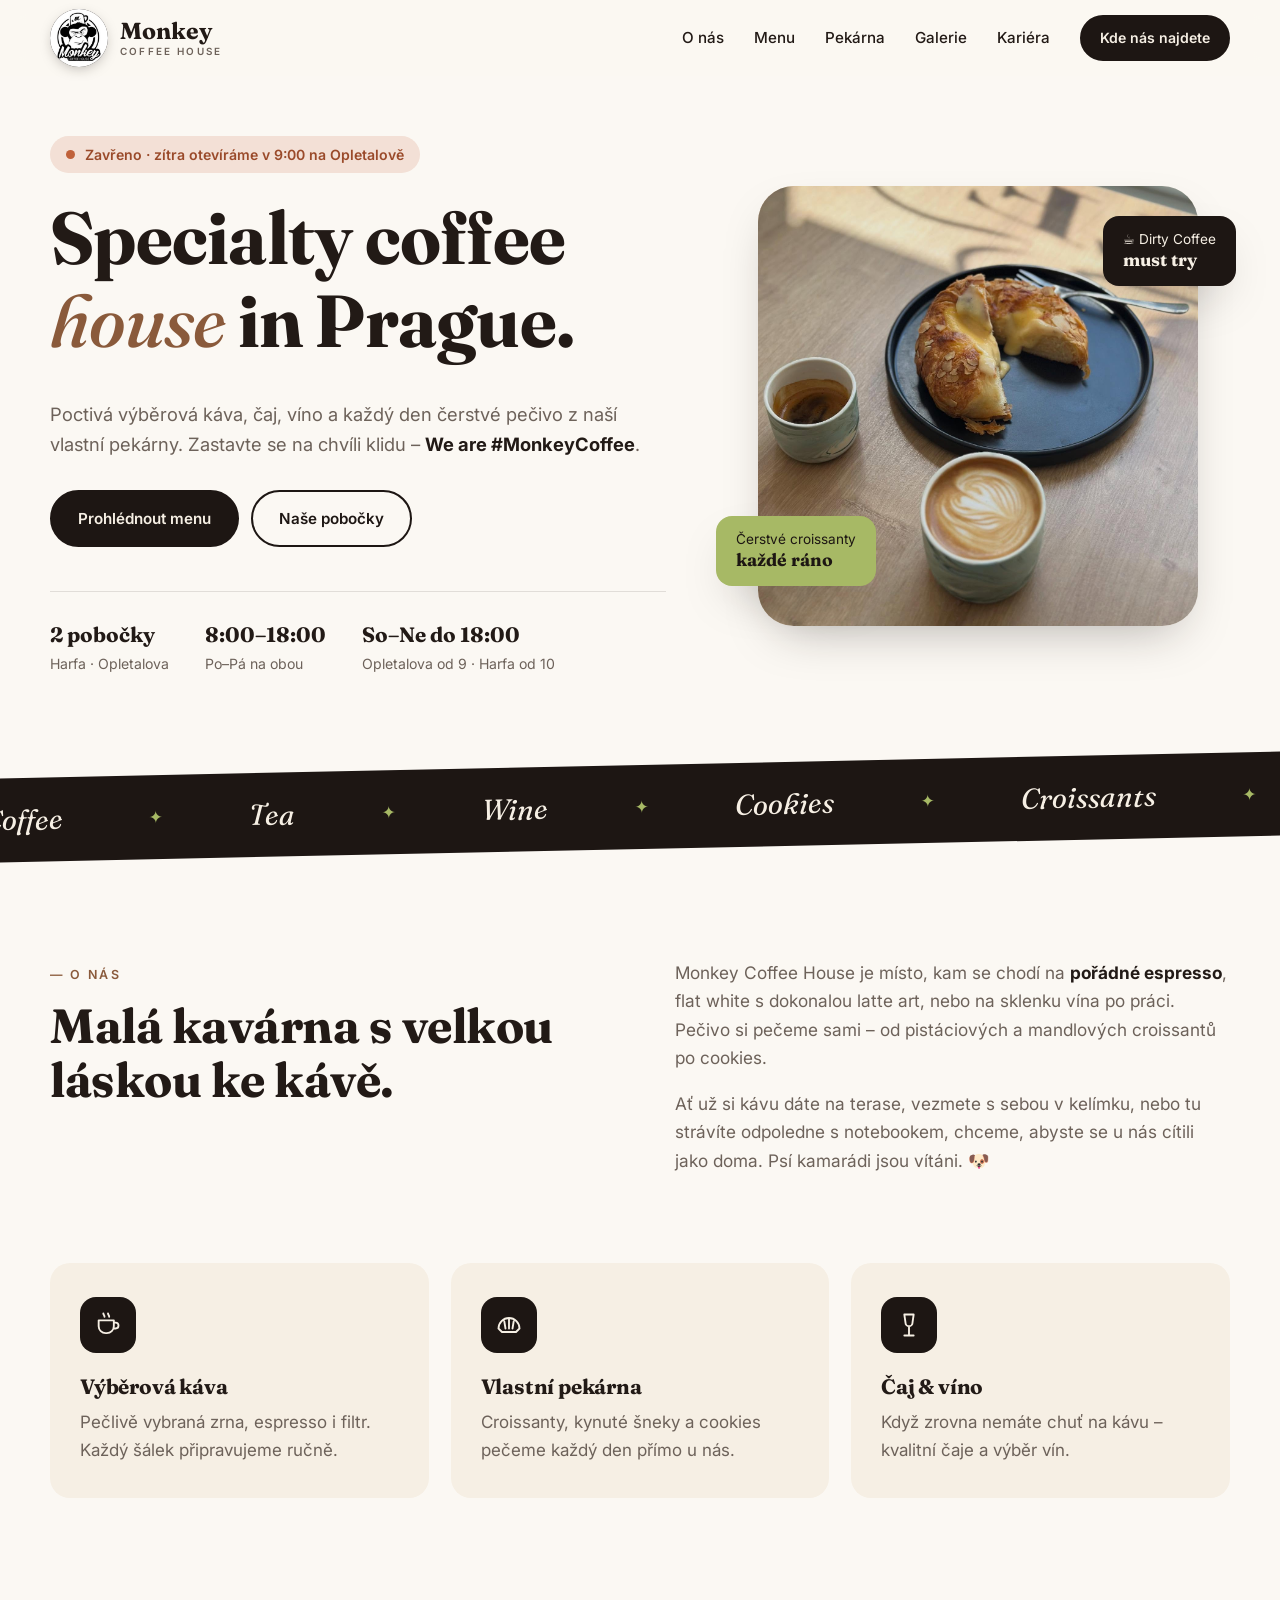
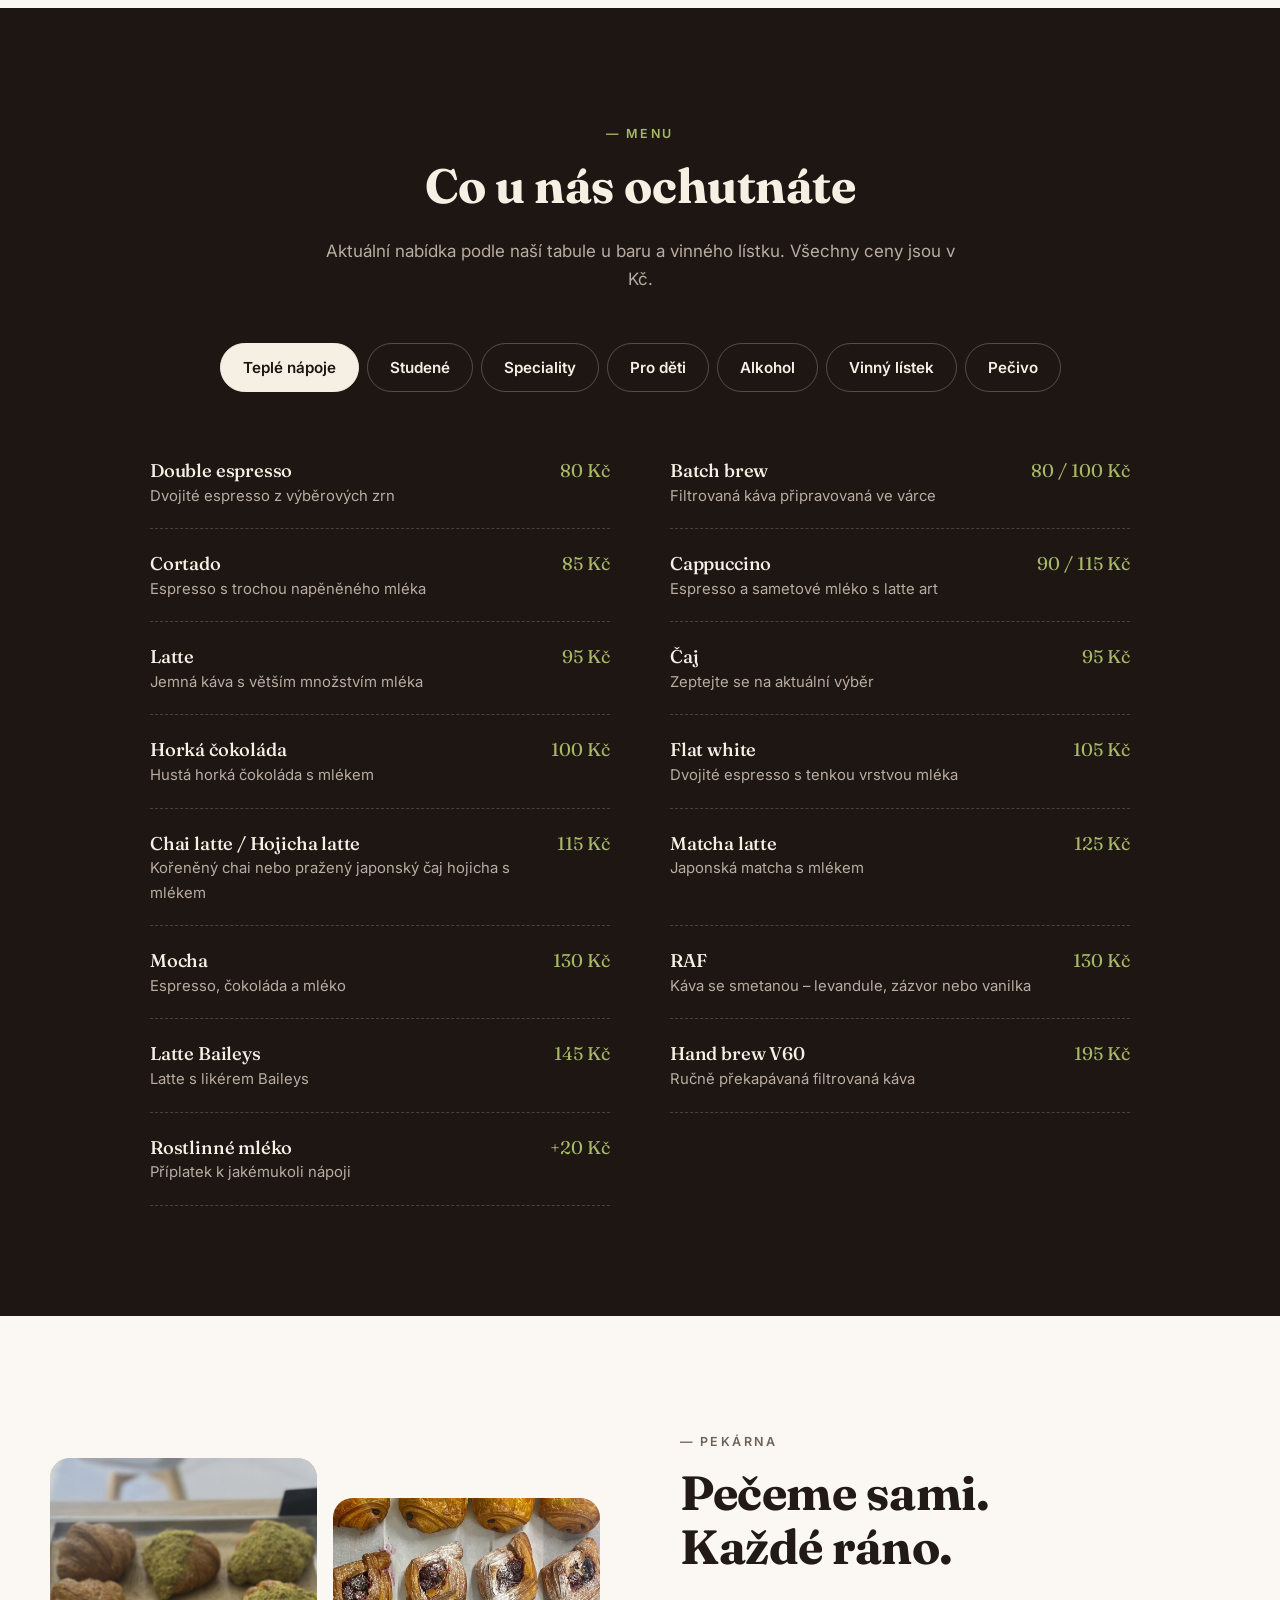
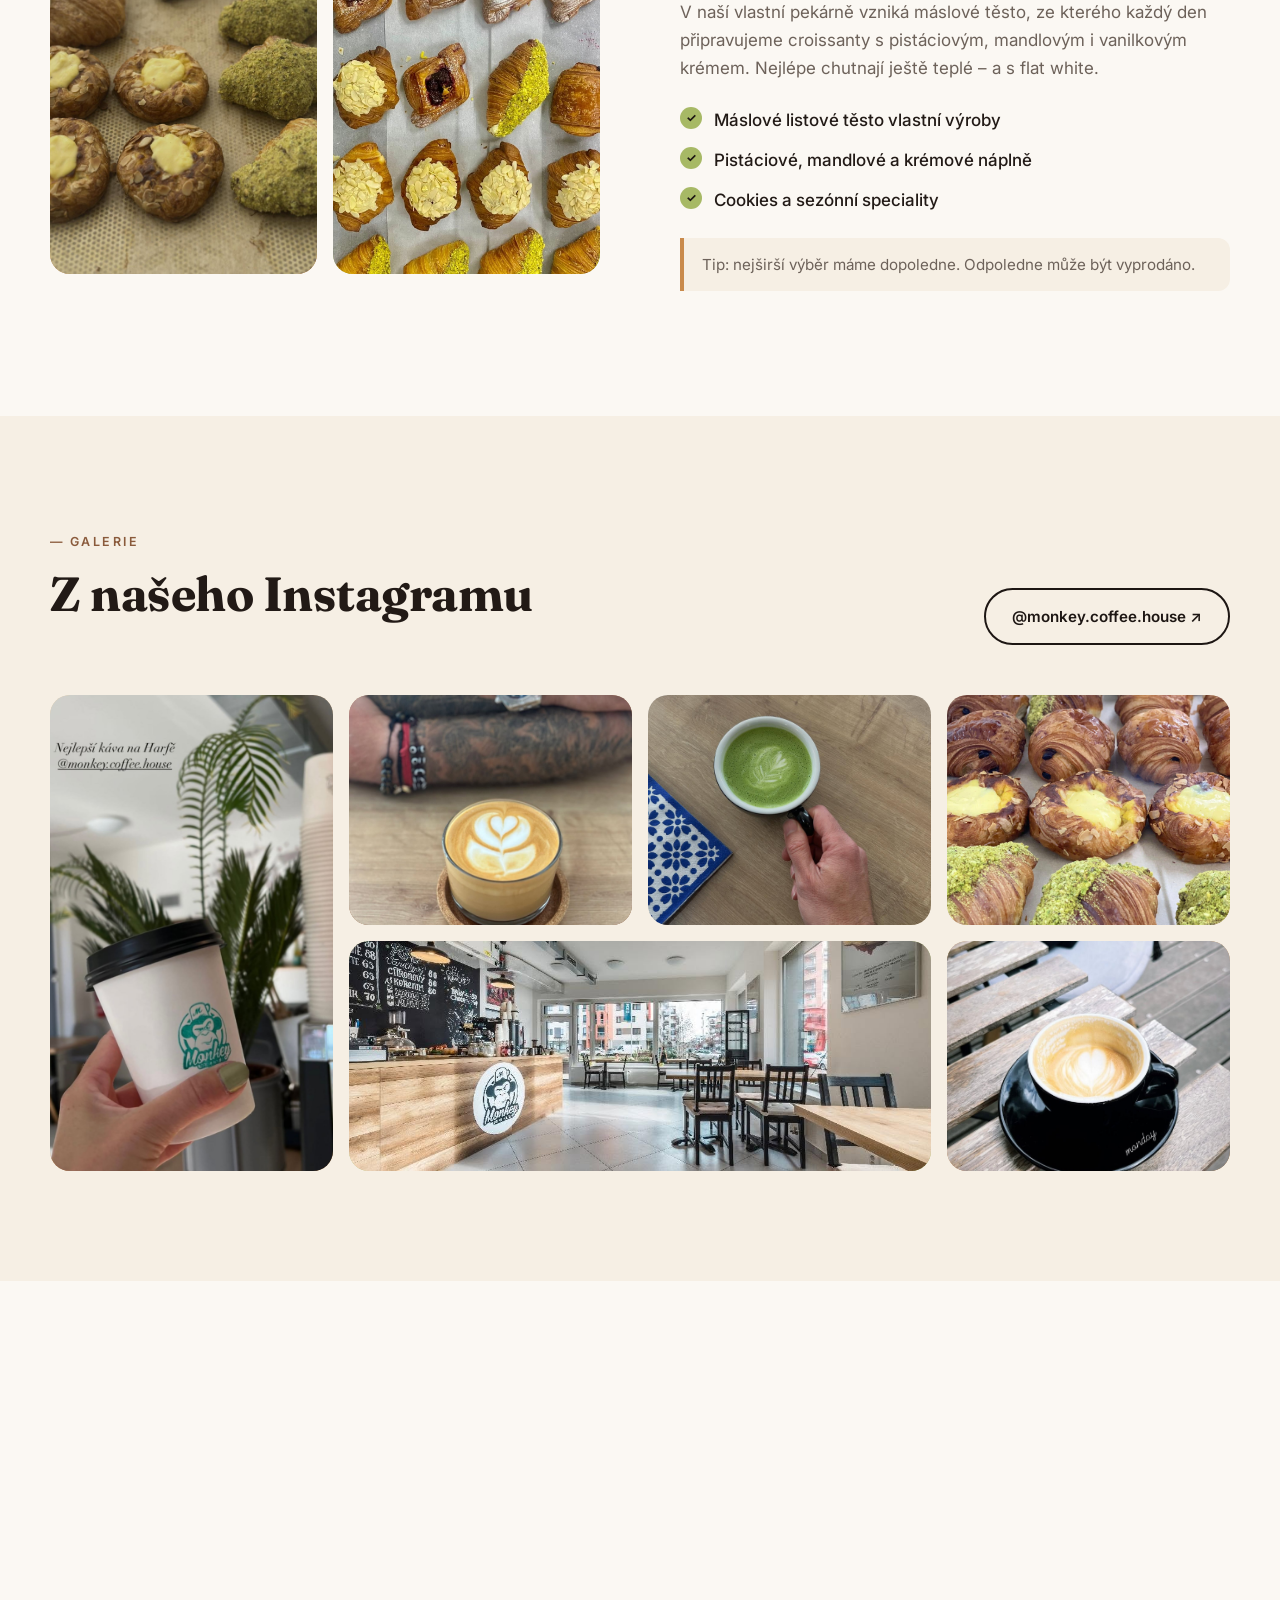
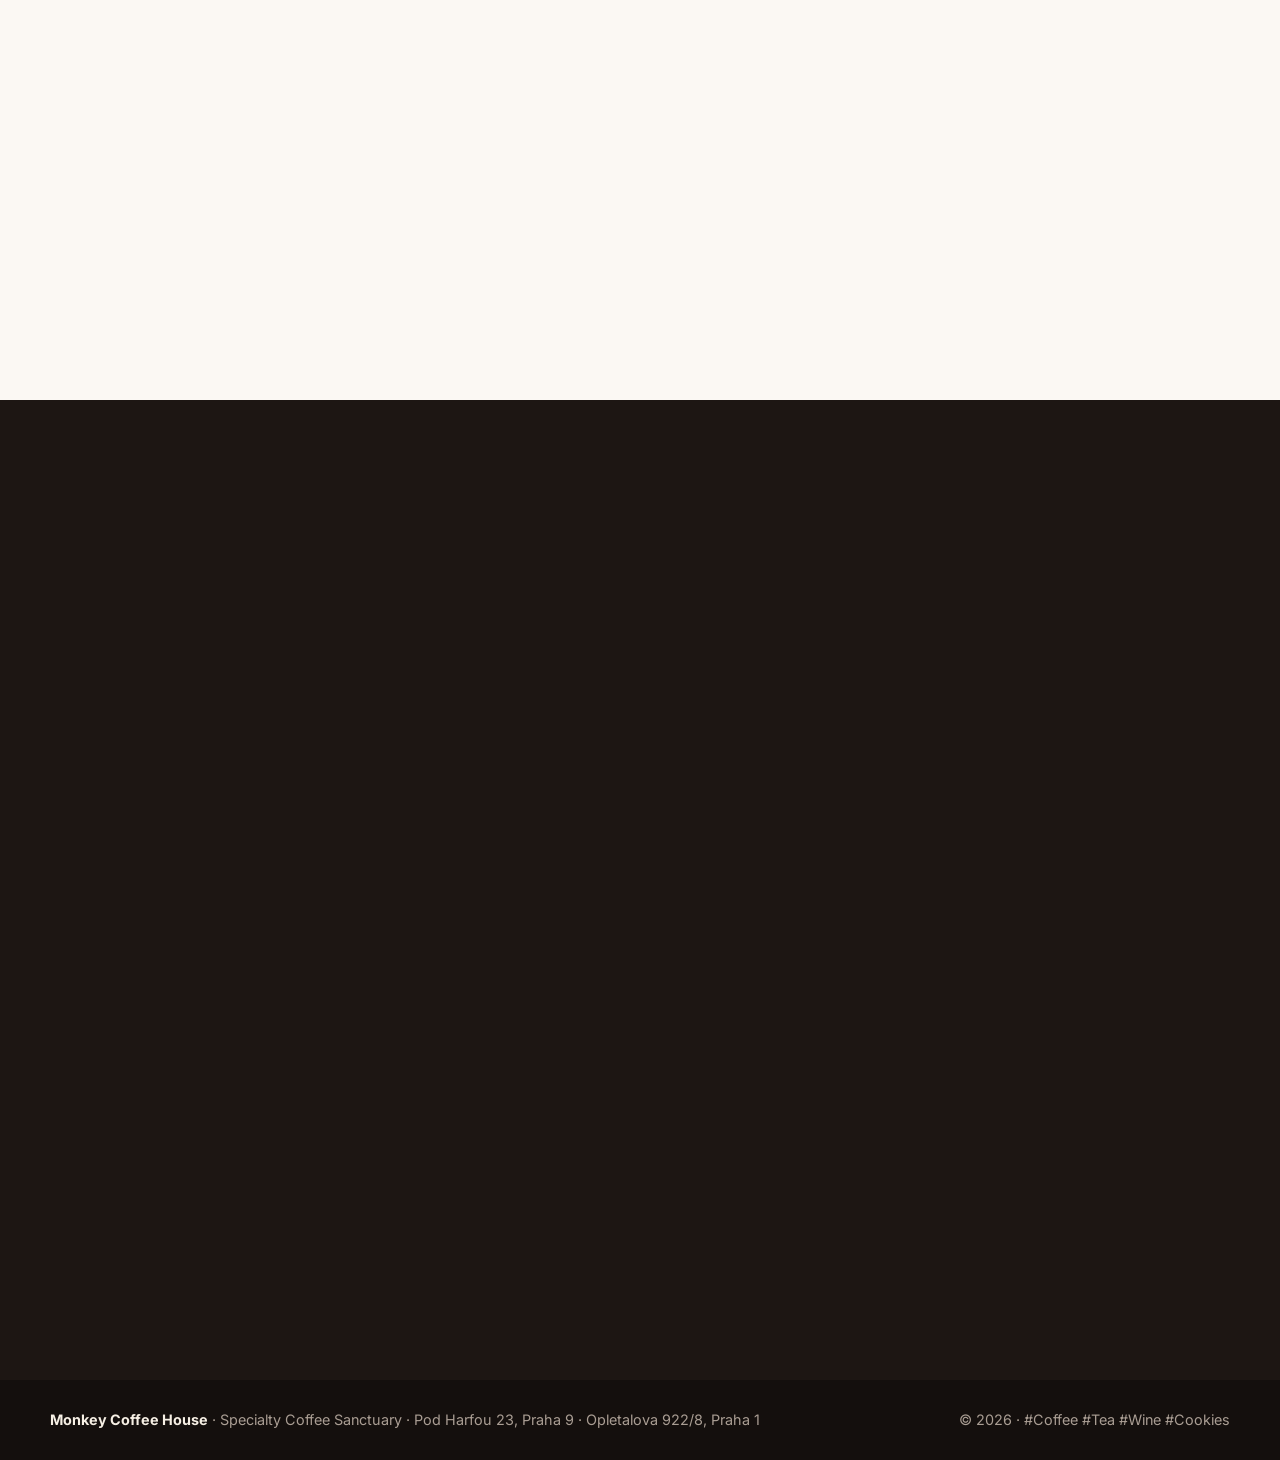
<file: monkey/index.html>
<!doctype html>
<html lang="cs">
<head>
  <meta charset="utf-8">
  <meta name="viewport" content="width=device-width, initial-scale=1">
  <title>Monkey Coffee House · Specialty Coffee Sanctuary · Praha</title>
  <meta name="description" content="Monkey Coffee House – specialty kavárna v Praze na Harfě (Pod Harfou 23, Praha 9) a na Opletalově (Opletalova 8, Praha 1). Káva, čaj, víno, čerstvé croissanty a cookies. Otevřeno každý den do 18:00.">
  <link rel="icon" type="image/jpeg" href="images/logo.jpg">
  <link rel="preconnect" href="https://fonts.googleapis.com">
  <link rel="preconnect" href="https://fonts.gstatic.com" crossorigin>
  <link href="https://fonts.googleapis.com/css2?family=Fraunces:ital,opsz,wght@0,9..144,500;0,9..144,700;1,9..144,500&family=Inter:wght@400;500;600&display=swap" rel="stylesheet">
  <link rel="stylesheet" href="styles.css">
</head>
<body>

  <!-- ============ HEADER ============ -->
  <header class="header" id="top">
    <div class="container header__inner">
      <a href="#top" class="logo" aria-label="Monkey Coffee House – úvod">
        <span class="logo__mark" aria-hidden="true">
          <img src="images/logo.jpg" alt="" onerror="this.remove()">
          <span>M</span>
        </span>
        <span class="logo__text">Monkey<small>Coffee House</small></span>
      </a>

      <nav class="nav" id="nav" aria-label="Hlavní navigace">
        <a href="#o-nas">O nás</a>
        <a href="#menu">Menu</a>
        <a href="#pekarna">Pekárna</a>
        <a href="#galerie">Galerie</a>
        <a href="#kariera">Kariéra</a>
        <a href="#kontakt" class="btn btn--small">Kde nás najdete</a>
      </nav>

      <button class="nav-toggle" id="navToggle" aria-label="Otevřít menu" aria-expanded="false" aria-controls="nav">
        <span></span><span></span><span></span>
      </button>
    </div>
  </header>

  <main>
    <!-- ============ HERO ============ -->
    <section class="hero">
      <div class="container hero__grid">
        <div class="hero__copy">
          <p class="status" id="openStatus"><span class="status__dot"></span><span class="status__text">Otevírací doba</span></p>
          <h1 lang="en">Specialty coffee<br><em>house</em> in Prague.</h1>
          <p class="lead">Poctivá výběrová káva, čaj, víno a každý den čerstvé pečivo z naší vlastní pekárny. Zastavte se na chvíli klidu – <strong>We are #MonkeyCoffee</strong>.</p>
          <div class="hero__actions">
            <a href="#menu" class="btn">Prohlédnout menu</a>
            <a href="#kontakt" class="btn btn--ghost">Naše pobočky</a>
          </div>
          <ul class="hero__facts">
            <li><strong>2 pobočky</strong><span>Harfa · Opletalova</span></li>
            <li><strong>8:00–18:00</strong><span>Po–Pá na obou</span></li>
            <li><strong>So–Ne do 18:00</strong><span>Opletalova od 9 · Harfa od 10</span></li>
          </ul>
        </div>

        <div class="hero__visual" aria-hidden="true">
          <div class="cup-card">
            <img class="photo" src="images/hero.jpg" alt="" onerror="this.remove()">
            <svg viewBox="0 0 320 320" class="cup">
              <circle cx="160" cy="160" r="150" fill="#2a1f1a"/>
              <circle cx="160" cy="160" r="118" fill="#f4ede3"/>
              <circle cx="160" cy="160" r="100" fill="#8a5a3b"/>
              <circle cx="160" cy="160" r="92" fill="#a0694a"/>
              <!-- latte art tulip -->
              <path d="M160 222c-26 0-44-12-44-30 0-10 8-16 18-16-10-6-14-14-14-22 0-12 12-20 26-20-6-6-8-12-8-18 0-14 10-24 22-24s22 10 22 24c0 6-2 12-8 18 14 0 26 8 26 20 0 8-4 16-14 22 10 0 18 6 18 16 0 18-18 30-44 30z" fill="#f4ede3" opacity=".95"/>
              <path d="M160 96v130" stroke="#a0694a" stroke-width="4" stroke-linecap="round"/>
              <path d="M130 184c10 6 50 6 60 0M136 148c8 5 40 5 48 0M146 116c5 3 23 3 28 0" stroke="#a0694a" stroke-width="3" fill="none" stroke-linecap="round"/>
            </svg>
          </div>
          <div class="badge badge--pistachio">Čerstvé croissanty<br><b>každé ráno</b></div>
          <div class="badge badge--dark">☕ Dirty Coffee<br><b>must try</b></div>
        </div>
      </div>
    </section>

    <!-- ============ MARQUEE ============ -->
    <!-- Obě skupiny musí být stejné – druhá navazuje na první, takže pás jede dokola bez mezery -->
    <div class="marquee" aria-hidden="true">
      <div class="marquee__group">
        <span>Coffee</span><i>✦</i><span>Tea</span><i>✦</i><span>Wine</span><i>✦</i><span>Cookies</span><i>✦</i><span>Croissants</span><i>✦</i>
      </div>
      <div class="marquee__group">
        <span>Coffee</span><i>✦</i><span>Tea</span><i>✦</i><span>Wine</span><i>✦</i><span>Cookies</span><i>✦</i><span>Croissants</span><i>✦</i>
      </div>
    </div>

    <!-- ============ ABOUT ============ -->
    <section class="section" id="o-nas">
      <div class="container about">
        <div class="section__head">
          <p class="eyebrow">O nás</p>
          <h2>Malá kavárna s&nbsp;velkou láskou ke kávě.</h2>
        </div>
        <div class="about__text">
          <p>Monkey Coffee House je místo, kam se chodí na <strong>pořádné espresso</strong>, flat white s dokonalou latte art, nebo na sklenku vína po práci. Pečivo si pečeme sami – od pistáciových a mandlových croissantů po cookies.</p>
          <p>Ať už si kávu dáte na terase, vezmete s sebou v kelímku, nebo tu strávíte odpoledne s notebookem, chceme, abyste se u nás cítili jako doma. Psí kamarádi jsou vítáni. 🐶</p>
        </div>

        <ul class="features">
          <li class="feature">
            <span class="feature__icon">
              <svg viewBox="0 0 24 24"><path d="M4 8h13v5a6 6 0 0 1-6 6h-1a6 6 0 0 1-6-6V8zM17 10h1.5a2.5 2.5 0 0 1 0 5H17M8 2c0 1.5 1 1.5 1 3M12 2c0 1.5 1 1.5 1 3"/></svg>
            </span>
            <h3>Výběrová káva</h3>
            <p>Pečlivě vybraná zrna, espresso i filtr. Každý šálek připravujeme ručně.</p>
          </li>
          <li class="feature">
            <span class="feature__icon">
              <svg viewBox="0 0 24 24"><path d="M3 15c0-5 4-9 9-9s9 4 9 9M3 15l3 3h12l3-3M8 9l1 6M16 9l-1 6M12 6v9"/></svg>
            </span>
            <h3>Vlastní pekárna</h3>
            <p>Croissanty, kynuté šneky a cookies pečeme každý den přímo u nás.</p>
          </li>
          <li class="feature">
            <span class="feature__icon">
              <svg viewBox="0 0 24 24"><path d="M8 3h8l-1 7a3 3 0 0 1-6 0L8 3zM12 13v7M8 21h8"/></svg>
            </span>
            <h3>Čaj &amp; víno</h3>
            <p>Když zrovna nemáte chuť na kávu – kvalitní čaje a výběr vín.</p>
          </li>
        </ul>
      </div>
    </section>

    <!-- ============ MENU ============ -->
    <section class="section section--dark" id="menu">
      <div class="container">
        <div class="section__head section__head--center">
          <p class="eyebrow">Menu</p>
          <h2>Co u nás ochutnáte</h2>
          <p class="muted">Aktuální nabídka podle naší tabule u baru a vinného lístku. Všechny ceny jsou v Kč.</p>
        </div>

        <div class="tabs" role="tablist" aria-label="Kategorie menu">
          <button class="tab is-active" role="tab" aria-selected="true" aria-controls="tab-teple" id="t-teple">Teplé nápoje</button>
          <button class="tab" role="tab" aria-selected="false" aria-controls="tab-studene" id="t-studene">Studené</button>
          <button class="tab" role="tab" aria-selected="false" aria-controls="tab-special" id="t-special">Speciality</button>
          <button class="tab" role="tab" aria-selected="false" aria-controls="tab-deti" id="t-deti">Pro děti</button>
          <button class="tab" role="tab" aria-selected="false" aria-controls="tab-alkohol" id="t-alkohol">Alkohol</button>
          <button class="tab" role="tab" aria-selected="false" aria-controls="tab-vino" id="t-vino">Vinný lístek</button>
          <button class="tab" role="tab" aria-selected="false" aria-controls="tab-pecivo" id="t-pecivo">Pečivo</button>
        </div>

        <!-- Ceny podle tabule v kavárně. Úprava ceny: přepište text v <span class="price"> -->
        <div class="menu-panel is-active" id="tab-teple" role="tabpanel" aria-labelledby="t-teple">
          <ul class="menu-list">
            <li><div><h4>Double espresso</h4><p>Dvojité espresso z výběrových zrn</p></div><span class="price">80 Kč</span></li>
            <li><div><h4>Batch brew</h4><p>Filtrovaná káva připravovaná ve várce</p></div><span class="price">80 / 100 Kč</span></li>
            <li><div><h4>Cortado</h4><p>Espresso s trochou napěněného mléka</p></div><span class="price">85 Kč</span></li>
            <li><div><h4>Cappuccino</h4><p>Espresso a sametové mléko s latte art</p></div><span class="price">90 / 115 Kč</span></li>
            <li><div><h4>Latte</h4><p>Jemná káva s větším množstvím mléka</p></div><span class="price">95 Kč</span></li>
            <li><div><h4>Čaj</h4><p>Zeptejte se na aktuální výběr</p></div><span class="price">95 Kč</span></li>
            <li><div><h4>Horká čokoláda</h4><p>Hustá horká čokoláda s mlékem</p></div><span class="price">100 Kč</span></li>
            <li><div><h4>Flat white</h4><p>Dvojité espresso s tenkou vrstvou mléka</p></div><span class="price">105 Kč</span></li>
            <li><div><h4>Chai latte / Hojicha latte</h4><p>Kořeněný chai nebo pražený japonský čaj hojicha s mlékem</p></div><span class="price">115 Kč</span></li>
            <li><div><h4>Matcha latte</h4><p>Japonská matcha s mlékem</p></div><span class="price">125 Kč</span></li>
            <li><div><h4>Mocha</h4><p>Espresso, čokoláda a mléko</p></div><span class="price">130 Kč</span></li>
            <li><div><h4>RAF</h4><p>Káva se smetanou – levandule, zázvor nebo vanilka</p></div><span class="price">130 Kč</span></li>
            <li><div><h4>Latte Baileys</h4><p>Latte s likérem Baileys</p></div><span class="price">145 Kč</span></li>
            <li><div><h4>Hand brew V60</h4><p>Ručně překapávaná filtrovaná káva</p></div><span class="price">195 Kč</span></li>
            <li><div><h4>Rostlinné mléko</h4><p>Příplatek k jakémukoli nápoji</p></div><span class="price">+20 Kč</span></li>
          </ul>
        </div>

        <div class="menu-panel" id="tab-studene" role="tabpanel" aria-labelledby="t-studene" hidden>
          <ul class="menu-list">
            <li><div><h4>Cold bumble juice</h4><p>Espresso s pomerančovým džusem a ledem</p></div><span class="price">98 Kč</span></li>
            <li><div><h4>Cold brew</h4><p>Káva louhovaná za studena</p></div><span class="price">105 Kč</span></li>
            <li><div><h4>Coco water</h4><p>Kokosová voda s ledem</p></div><span class="price">120 Kč</span></li>
            <li><div><h4>Iced latte</h4><p>Espresso, studené mléko a led</p></div><span class="price">125 Kč</span></li>
            <li><div><h4>Espresso tonic</h4><p>Espresso s tonikem a ledem</p></div><span class="price">135 Kč</span></li>
            <li><div><h4>Iced cappuccino</h4><p>Ledové cappuccino</p></div><span class="price">135 Kč</span></li>
            <li><div><h4>Thai coffee</h4><p>Ledová káva po thajsku</p></div><span class="price">140 Kč</span></li>
            <li><div><h4>Iced matcha</h4><p>Ledová matcha s mlékem</p></div><span class="price">145 Kč</span></li>
          </ul>
        </div>

        <div class="menu-panel" id="tab-special" role="tabpanel" aria-labelledby="t-special" hidden>
          <ul class="menu-list">
            <li class="is-highlight"><div><h4>Dirty coffee <em class="tag">Hit</em></h4><p>Studené mléko a horké espresso navrch</p></div><span class="price">100 Kč</span></li>
            <li><div><h4>Cappuccino</h4><p>Speciální verze</p></div><span class="price">105 Kč</span></li>
            <li><div><h4>Flat white</h4><p>Speciální verze</p></div><span class="price">115 Kč</span></li>
            <li><div><h4>Iced latte</h4><p>Speciální verze</p></div><span class="price">120 Kč</span></li>
            <li><div><h4>Strawberry matcha latte</h4><p>Matcha latte s jahodami</p></div><span class="price">125 Kč</span></li>
            <li><div><h4>Mojito</h4><p>Osvěžující mojito s limetkou a mátou</p></div><span class="price">150 / 100 Kč</span></li>
            <li><div><h4>Svařené víno</h4><p>Horké víno s kořením</p></div><span class="price">95 Kč</span></li>
          </ul>
        </div>

        <div class="menu-panel" id="tab-deti" role="tabpanel" aria-labelledby="t-deti" hidden>
          <ul class="menu-list">
            <li><div><h4>Babyccino</h4><p>Našlehané mléko pro nejmenší</p></div><span class="price">50 Kč</span></li>
            <li><div><h4>Choco chino</h4><p>Mléčná pěna s čokoládou</p></div><span class="price">60 Kč</span></li>
            <li><div><h4>Limonáda</h4><p>Osvěžující limonáda</p></div><span class="price">95 Kč</span></li>
          </ul>
        </div>

        <div class="menu-panel" id="tab-alkohol" role="tabpanel" aria-labelledby="t-alkohol" hidden>
          <ul class="menu-list">
            <li><div><h4>Vodka</h4><p>Panák vodky</p></div><span class="price">90 Kč</span></li>
            <li><div><h4>Baileys</h4><p>Irský smetanový likér</p></div><span class="price">120 Kč</span></li>
            <li><div><h4>Gin tonic</h4><p>Gin s tonikem</p></div><span class="price">160 Kč</span></li>
            <li><div><h4>Aperol spritz</h4><p>Aperol, prosecco a soda</p></div><span class="price">160 Kč</span></li>
            <li><div><h4>Cuba libre</h4><p>Rum s colou a limetkou</p></div><span class="price">170 Kč</span></li>
            <li><div><h4>Prosecco</h4><p>Italské šumivé víno</p></div><span class="price">180 Kč</span></li>
            <li><div><h4>Mimosa</h4><p>Prosecco s pomerančovým džusem</p></div><span class="price">195 Kč</span></li>
          </ul>
        </div>

        <div class="menu-panel" id="tab-vino" role="tabpanel" aria-labelledby="t-vino" hidden>
          <h3 class="menu-group">Rozlévaná vína</h3>
          <ul class="menu-list">
            <li><div><h4>Geografico Rosso</h4><p>Červené víno · 1 dl</p></div><span class="price">90 Kč</span></li>
            <li><div><h4>Geografico Bianco</h4><p>Bílé víno · 1 dl</p></div><span class="price">90 Kč</span></li>
          </ul>

          <h3 class="menu-group">Červená vína <small>láhev 0,75 l</small></h3>
          <ul class="menu-list">
            <li><div><h4>Sangiovese Puglia</h4><p>Červené suché</p></div><span class="price">373 Kč</span></li>
            <li><div><h4>Chianti</h4><p>Červené suché</p></div><span class="price">379 Kč</span></li>
            <li><div><h4>Primitivo Puglia</h4><p>Červené suché</p></div><span class="price">389 Kč</span></li>
            <li><div><h4>Famiglia Grillo</h4><p>Červené suché</p></div><span class="price">392 Kč</span></li>
            <li><div><h4>Villa Valentina Rosso Terre Siciliane</h4><p>Červené suché</p></div><span class="price">394 Kč</span></li>
            <li><div><h4>Famiglia Grillo Selezione di Famiglia</h4><p>Červené suché</p></div><span class="price">395 Kč</span></li>
          </ul>

          <h3 class="menu-group">Bílá vína <small>láhev 0,75 l</small></h3>
          <ul class="menu-list">
            <li><div><h4>Ansonica Terre Siciliane</h4><p>Bílé víno</p></div><span class="price">389 Kč</span></li>
            <li><div><h4>Arneis Fratelli Ponte</h4><p>Bílé víno</p></div><span class="price">390 Kč</span></li>
            <li><div><h4>Riesling Sarti</h4><p>Bílé víno</p></div><span class="price">390 Kč</span></li>
            <li><div><h4>Villa Valentina Il Classico</h4><p>Bílé víno</p></div><span class="price">400 Kč</span></li>
            <li><div><h4>Villa Valentina Pinot Grigio</h4><p>Bílé víno</p></div><span class="price">400 Kč</span></li>
          </ul>

          <h3 class="menu-group">Prosecco <small>láhev 0,75 l</small></h3>
          <ul class="menu-list">
            <li><div><h4>Spumante Bianco LOVE</h4><p>Prosecco</p></div><span class="price">379 Kč</span></li>
            <li><div><h4>Piccini Venetian Dress</h4><p>Prosecco DOC</p></div><span class="price">489 Kč</span></li>
          </ul>

          <h3 class="menu-group">Občerstvení k vínu</h3>
          <ul class="menu-list">
            <li><div><h4>Arašídy</h4><p>100 g</p></div><span class="price">65 Kč</span></li>
            <li><div><h4>Lay's</h4><p>Chipsy</p></div><span class="price">75 Kč</span></li>
            <li><div><h4>Pringles</h4><p>Chipsy</p></div><span class="price">80 Kč</span></li>
            <li><div><h4>Pistácie</h4><p>100 g</p></div><span class="price">90 Kč</span></li>
            <li><div><h4>Ořechy</h4><p>100 g</p></div><span class="price">100 Kč</span></li>
          </ul>
        </div>

        <div class="menu-panel" id="tab-pecivo" role="tabpanel" aria-labelledby="t-pecivo" hidden>
          <ul class="menu-list">
            <li class="is-highlight"><div><h4>Pistáciový croissant <em class="tag">Hit</em></h4><p>Máslové těsto, pistáciový krém a drcené pistácie</p></div><span class="price"></span></li>
            <li><div><h4>Mandlový croissant</h4><p>S mandlovým krémem a plátky mandlí</p></div><span class="price"></span></li>
            <li><div><h4>Máslový croissant</h4><p>Klasika, křupavá a vrstvená</p></div><span class="price"></span></li>
            <li><div><h4>Koláček s vanilkovým krémem</h4><p>Listové těsto, krém a plátky mandlí</p></div><span class="price"></span></li>
            <li><div><h4>Malinový koláček</h4><p>Listové těsto s malinami</p></div><span class="price"></span></li>
            <li><div><h4>Pain au chocolat</h4><p>Máslové těsto s tmavou čokoládou</p></div><span class="price"></span></li>
          </ul>
          <p class="menu-note">Pečivo se mění podle toho, co ráno upečeme – aktuální výběr a ceny najdete ve vitríně.</p>
        </div>
      </div>
    </section>

    <!-- ============ BAKERY ============ -->
    <section class="section" id="pekarna">
      <div class="container bakery">
        <div class="bakery__visual">
          <div class="tile tile--a"><img src="images/pekarna-1.jpg" alt="Plech s pistáciovými croissanty a koláčky s vanilkovým krémem" onerror="this.remove()"><span>🥐</span></div>
          <div class="tile tile--b"><img src="images/pekarna-2.jpg" alt="Mandlové a pistáciové croissanty, malinové koláčky a pain au chocolat z naší pekárny" onerror="this.remove()"><span>🍪</span></div>
        </div>
        <div>
          <p class="eyebrow">Pekárna</p>
          <h2>Pečeme sami.<br>Každé ráno.</h2>
          <p>V naší vlastní pekárně vzniká máslové těsto, ze kterého každý den připravujeme croissanty s pistáciovým, mandlovým i vanilkovým krémem. Nejlépe chutnají ještě teplé – a s flat white.</p>
          <ul class="checklist">
            <li>Máslové listové těsto vlastní výroby</li>
            <li>Pistáciové, mandlové a krémové náplně</li>
            <li>Cookies a sezónní speciality</li>
          </ul>
          <p class="note">Tip: nejširší výběr máme dopoledne. Odpoledne může být vyprodáno.</p>
        </div>
      </div>
    </section>

    <!-- ============ GALLERY ============ -->
    <section class="section section--cream" id="galerie">
      <div class="container">
        <div class="section__head section__head--row">
          <div>
            <p class="eyebrow">Galerie</p>
            <h2>Z našeho Instagramu</h2>
          </div>
          <a class="btn btn--ghost" href="https://www.instagram.com/monkey.coffee.house/" target="_blank" rel="noopener">@monkey.coffee.house ↗</a>
        </div>

        <!-- Fotky vložte do složky images/ jako galerie-1.jpg … galerie-8.jpg -->
        <div class="gallery">
          <a class="g g--tall" href="https://www.instagram.com/monkey.coffee.house/" target="_blank" rel="noopener"><img src="images/galerie-1.jpg" alt="Kelímek s kávou – nejlepší káva na Harfě" onerror="this.remove()"><span class="g__ph">☕<small>Káva s sebou</small></span></a>
          <a class="g" href="https://www.instagram.com/monkey.coffee.house/" target="_blank" rel="noopener"><img src="images/galerie-2.jpg" alt="Latte s latte art" onerror="this.remove()"><span class="g__ph">☕<small>Latte art</small></span></a>
          <a class="g" href="https://www.instagram.com/monkey.coffee.house/" target="_blank" rel="noopener"><img src="images/galerie-3.jpg" alt="Matcha latte v bílém šálku" onerror="this.remove()"><span class="g__ph">🍵<small>Matcha latte</small></span></a>
          <a class="g g--wide" href="https://www.instagram.com/monkey.coffee.house/" target="_blank" rel="noopener"><img src="images/galerie-4.jpg" alt="Interiér kavárny Monkey Coffee House" onerror="this.remove()"><span class="g__ph">🌿<small>Interiér</small></span></a>
          <a class="g" href="https://www.instagram.com/monkey.coffee.house/" target="_blank" rel="noopener"><img src="images/galerie-5.jpg" alt="Plech s croissanty, pain au chocolat, pistáciovými croissanty a koláčky s vanilkovým krémem" onerror="this.remove()"><span class="g__ph">🥐<small>Čerstvé pečivo</small></span></a>
          <a class="g" href="https://www.instagram.com/monkey.coffee.house/" target="_blank" rel="noopener"><img src="images/galerie-6.jpg" alt="Cappuccino v černém šálku na terase" onerror="this.remove()"><span class="g__ph">☕<small>Cappuccino</small></span></a>
        </div>
      </div>
    </section>

    <!-- ============ CAREERS ============ -->
    <section class="section" id="kariera">
      <div class="container">
        <div class="section__head section__head--center">
          <p class="eyebrow">Kariéra</p>
          <h2>Přidejte se k týmu #MonkeyCoffee</h2>
          <p class="muted">Rosteme a hledáme nové kolegy, kteří mají rádi dobrou kávu, pečení a lidi.</p>
        </div>
        <div class="jobs">
          <article class="job">
            <span class="job__icon">🥐</span>
            <div>
              <h3>Pekař / Pekařka</h3>
              <p>Hledáme šikovné ruce do naší pekárny – croissanty, laminované těsto, ranní směny.</p>
            </div>
            <a class="btn btn--small" href="https://www.instagram.com/monkey.coffee.house/" target="_blank" rel="noopener">Napište nám</a>
          </article>
          <article class="job">
            <span class="job__icon">☕</span>
            <div>
              <h3>Barista / Baristka</h3>
              <p>Barista wanted! Pokud vás baví espresso, latte art a kontakt se zákazníky, ozvěte se.</p>
            </div>
            <a class="btn btn--small" href="https://www.instagram.com/monkey.coffee.house/" target="_blank" rel="noopener">Napište nám</a>
          </article>
        </div>
      </div>
    </section>

    <!-- ============ CONTACT ============ -->
    <section class="section section--dark" id="kontakt">
      <div class="container">
        <div class="contact__top">
          <div>
            <p class="eyebrow">Pobočky &amp; kontakt</p>
            <h2>Přijďte na kafe.</h2>
            <p class="muted">Najdete nás na dvou místech v Praze – na Harfě a v centru na Opletalově.</p>
          </div>
          <div class="contact__meta">
            <a class="contact__phone" href="tel:+420776284433">
              <svg viewBox="0 0 24 24"><path d="M5 4h4l2 5-2.5 1.5a11 11 0 0 0 5 5L15 13l5 2v4a2 2 0 0 1-2 2A16 16 0 0 1 3 6a2 2 0 0 1 2-2z"/></svg>
              +420 776 284 433
            </a>
            <div class="socials">
              <a href="https://www.instagram.com/monkey.coffee.house/" target="_blank" rel="noopener" aria-label="Instagram">
                <svg viewBox="0 0 24 24"><rect x="3" y="3" width="18" height="18" rx="5"/><circle cx="12" cy="12" r="4"/><circle cx="17.5" cy="6.5" r=".6" fill="currentColor"/></svg>
                Instagram
              </a>
              <a href="https://www.facebook.com/monkeycoffeehouse/" target="_blank" rel="noopener" aria-label="Facebook">
                <svg viewBox="0 0 24 24"><path d="M14 8h3V4h-3a4 4 0 0 0-4 4v3H7v4h3v6h4v-6h3l1-4h-4V8z"/></svg>
                Facebook
              </a>
            </div>
          </div>
        </div>

        <!-- Otevírací doba poboček je i v main.js (BRANCHES) – při změně upravte obojí -->
        <div class="branches">
          <article class="branch" data-branch="harfa">
            <div class="branch__map">
              <iframe
                title="Mapa – Monkey Coffee House, Pod Harfou 23, Praha 9"
                src="https://maps.google.com/maps?q=Pod%20Harfou%2023%2C%20190%2000%20Praha&z=16&output=embed"
                loading="lazy" referrerpolicy="no-referrer-when-downgrade" allowfullscreen></iframe>
            </div>
            <div class="branch__body">
              <div class="branch__head">
                <h3>Harfa <small>Praha 9 – Vysočany</small></h3>
                <p class="status"><span class="status__dot"></span><span class="status__text">Otevírací doba</span></p>
              </div>
              <p class="branch__addr">Pod Harfou 23<br>190 00 Praha 9</p>
              <table class="hours">
                <tr data-days="1,2,3,4,5"><td>Pondělí – Pátek</td><td>8:00 – 18:00</td></tr>
                <tr data-days="6,0"><td>Sobota – Neděle</td><td>10:00 – 18:00</td></tr>
              </table>
              <a class="link" href="https://www.google.com/maps/dir/?api=1&destination=Pod+Harfou+23,+190+00+Praha" target="_blank" rel="noopener">Navigovat ↗</a>
            </div>
          </article>

          <article class="branch" data-branch="opletalova">
            <div class="branch__map">
              <iframe
                title="Mapa – Monkey Coffee House, Opletalova 922/8, Praha 1"
                src="https://maps.google.com/maps?q=Monkey%20Coffee%20House%2C%20Opletalova%20922%2F8%2C%20110%2000%20Praha&z=16&output=embed"
                loading="lazy" referrerpolicy="no-referrer-when-downgrade" allowfullscreen></iframe>
            </div>
            <div class="branch__body">
              <div class="branch__head">
                <h3>Opletalova <small>Praha 1 – Nové Město</small></h3>
                <p class="status"><span class="status__dot"></span><span class="status__text">Otevírací doba</span></p>
              </div>
              <p class="branch__addr">Opletalova 922/8<br>110 00 Praha 1 – Nové Město</p>
              <table class="hours">
                <tr data-days="1,2,3,4,5"><td>Pondělí – Pátek</td><td>8:00 – 18:00</td></tr>
                <tr data-days="6,0"><td>Sobota – Neděle</td><td>9:00 – 18:00</td></tr>
              </table>
              <a class="link" href="https://www.google.com/maps/dir/?api=1&destination=Opletalova+922%2F8,+110+00+Praha" target="_blank" rel="noopener">Navigovat ↗</a>
            </div>
          </article>
        </div>
      </div>
    </section>
  </main>

  <!-- ============ FOOTER ============ -->
  <footer class="footer">
    <div class="container footer__inner">
      <p><strong>Monkey Coffee House</strong> · Specialty Coffee Sanctuary · Pod Harfou 23, Praha 9 · Opletalova 922/8, Praha 1</p>
      <p>© <span id="year"></span> · #Coffee #Tea #Wine #Cookies</p>
    </div>
  </footer>

  <script src="main.js"></script>
</body>
</html>
</file>
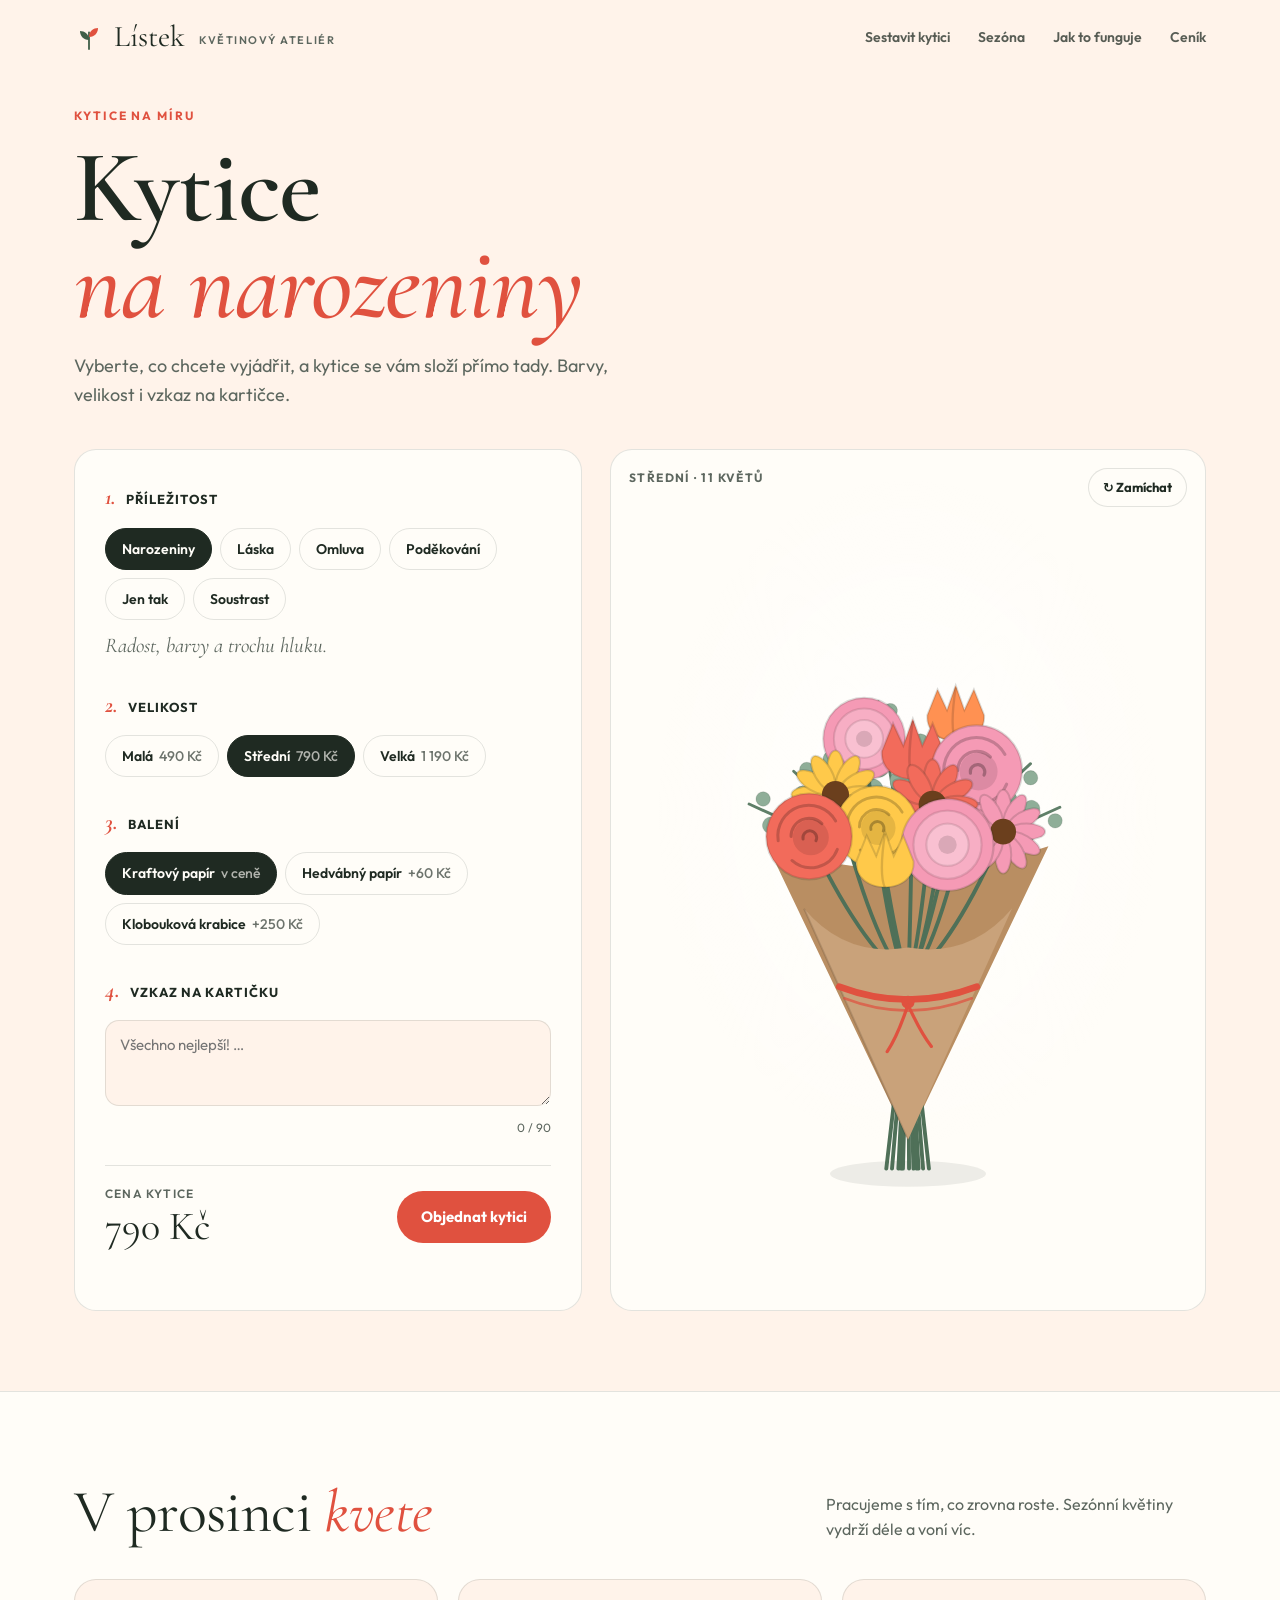
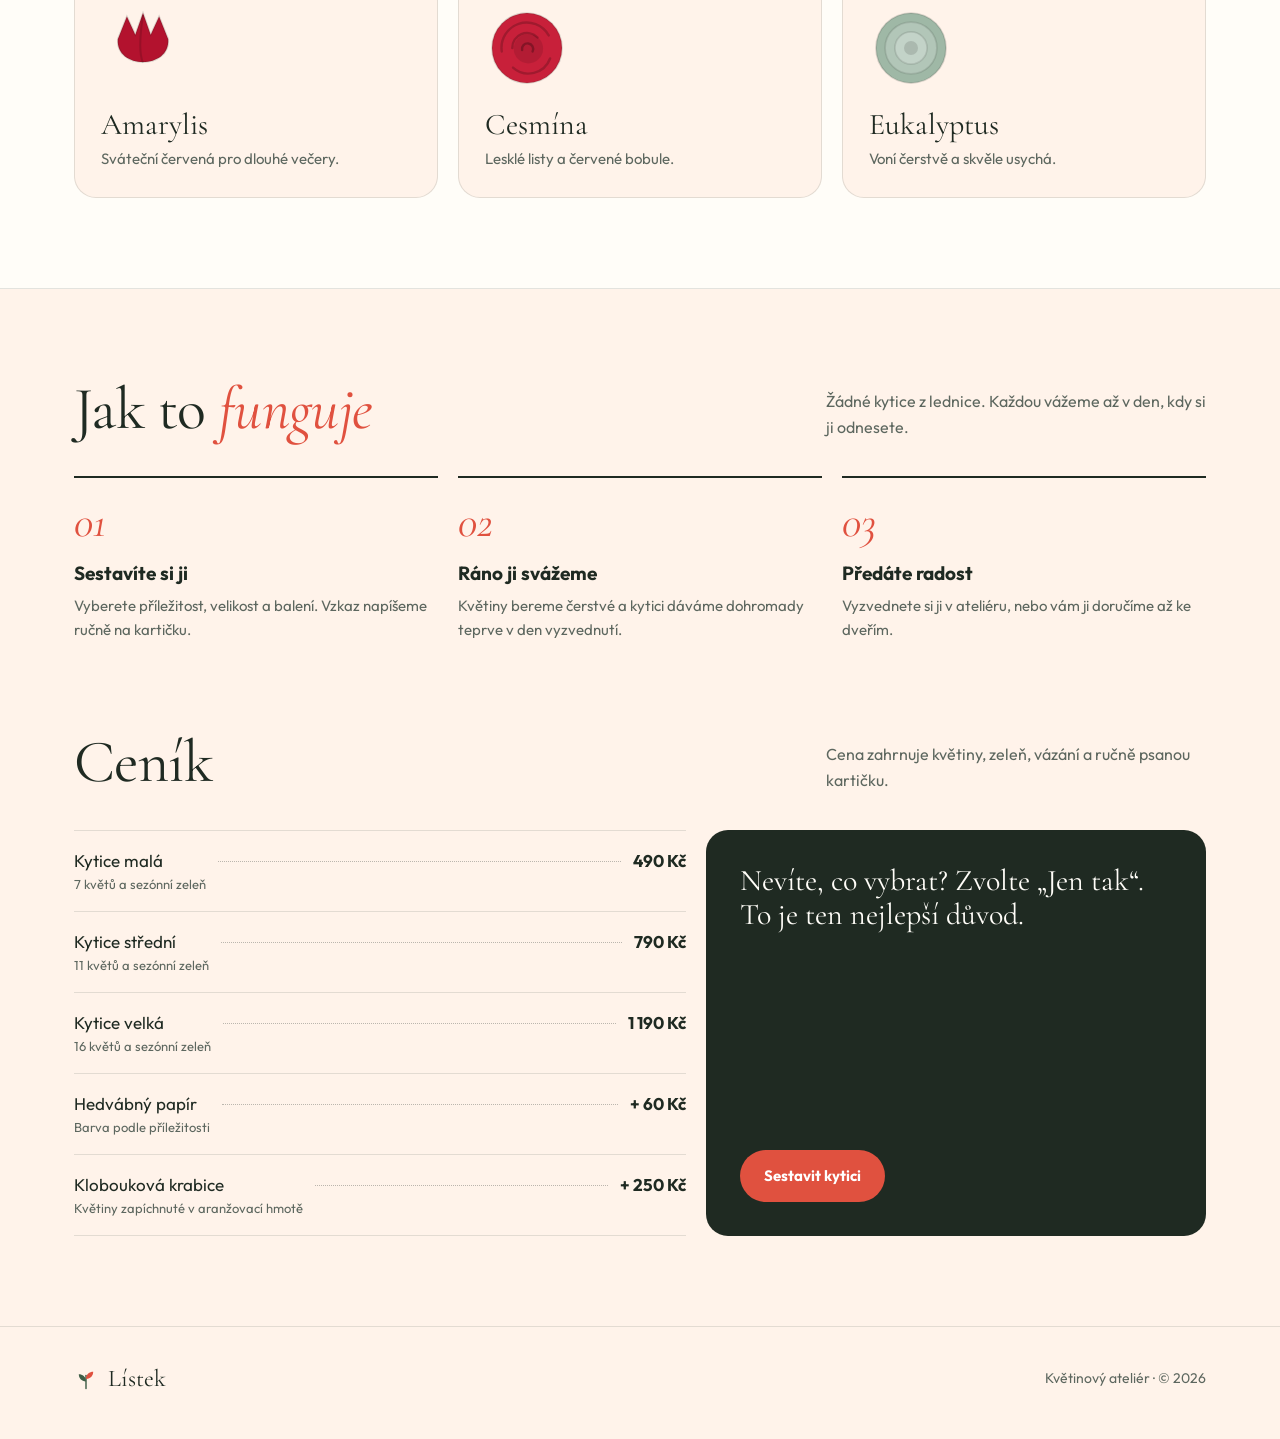
<file: listek.html>
<!doctype html>
<html lang="cs">
<head>
<meta charset="utf-8">
<meta name="viewport" content="width=device-width, initial-scale=1">
<title>Lístek · květinový ateliér</title>
<link rel="preconnect" href="https://fonts.googleapis.com">
<link rel="preconnect" href="https://fonts.gstatic.com" crossorigin>
<link rel="stylesheet" href="https://fonts.googleapis.com/css2?family=Cormorant+Garamond:ital,wght@0,500;0,600;1,500;1,600&family=Outfit:wght@400;500;600;700&family=Caveat:wght@500;600&display=swap">
<style>
  :root {
    --ink: #1f2a22;
    --muted: #5d675f;
    --paper: #fffdf8;
    --line: rgba(31,42,34,0.12);
    --tint: #fff3ea;
    --accent: #e0513f;
    --leaf: #3f5e47;
    --radius: 22px;
  }

  * { box-sizing: border-box; margin: 0; padding: 0; }

  html { scroll-behavior: smooth; }

  body {
    font-family: 'Outfit', system-ui, sans-serif;
    color: var(--ink);
    background: var(--tint);
    line-height: 1.6;
    transition: background-color 0.6s ease;
  }

  a { color: inherit; }

  .wrap {
    max-width: 1180px;
    margin: 0 auto;
    padding: 0 24px;
  }

  .serif {
    font-family: 'Cormorant Garamond', Georgia, serif;
    font-weight: 400;
  }

  /* ——— Nav ——— */
  nav {
    display: flex;
    align-items: center;
    justify-content: space-between;
    gap: 24px;
    padding: 22px 0;
  }

  .brand {
    display: flex;
    align-items: center;
    gap: 10px;
    text-decoration: none;
    font-family: 'Cormorant Garamond', Georgia, serif;
    font-size: 30px;
    line-height: 1;
  }

  .brand svg { width: 30px; height: 30px; }

  .brand small {
    font-family: 'Outfit', sans-serif;
    font-size: 11px;
    font-weight: 600;
    letter-spacing: 0.14em;
    text-transform: uppercase;
    color: var(--muted);
    margin-left: 4px;
    transform: translateY(3px);
  }

  .nav-links {
    display: flex;
    gap: 28px;
    list-style: none;
    font-size: 14px;
    font-weight: 600;
  }

  .nav-links a { text-decoration: none; opacity: 0.75; }
  .nav-links a:hover { opacity: 1; }

  /* ——— Hero / configurator ——— */
  .hero { padding: 28px 0 80px; }

  .hero-head { max-width: 760px; margin-bottom: 40px; }

  .eyebrow {
    display: inline-block;
    font-size: 12px;
    font-weight: 700;
    letter-spacing: 0.16em;
    text-transform: uppercase;
    color: var(--accent);
    margin-bottom: 14px;
    transition: color 0.6s ease;
  }

  h1 {
    font-family: 'Cormorant Garamond', Georgia, serif;
    font-weight: 600;
    font-size: clamp(52px, 8vw, 108px);
    line-height: 0.95;
    letter-spacing: -0.01em;
  }

  h1 em {
    display: block;
    font-weight: 500;
    color: var(--accent);
    transition: color 0.6s ease;
  }

  .hero-head p {
    margin-top: 18px;
    font-size: 18px;
    color: var(--muted);
    max-width: 560px;
  }

  .builder {
    display: grid;
    grid-template-columns: minmax(0, 0.92fr) minmax(0, 1.08fr);
    gap: 28px;
    align-items: stretch;
  }

  .panel {
    background: var(--paper);
    border: 1px solid var(--line);
    border-radius: var(--radius);
    padding: 30px;
  }

  .step + .step { margin-top: 28px; }

  .step-label {
    display: flex;
    align-items: baseline;
    gap: 10px;
    font-size: 13px;
    font-weight: 700;
    letter-spacing: 0.08em;
    text-transform: uppercase;
    margin-bottom: 12px;
  }

  .step-label span {
    font-family: 'Cormorant Garamond', Georgia, serif;
    font-size: 22px;
    font-style: italic;
    letter-spacing: 0;
    text-transform: none;
    color: var(--accent);
    transition: color 0.6s ease;
  }

  .chips {
    display: flex;
    flex-wrap: wrap;
    gap: 8px;
  }

  .chip {
    font: inherit;
    font-size: 14px;
    font-weight: 600;
    padding: 9px 16px;
    border-radius: 999px;
    border: 1px solid var(--line);
    background: transparent;
    color: var(--ink);
    cursor: pointer;
    transition: background-color 0.2s, color 0.2s, border-color 0.2s;
  }

  .chip:hover { border-color: var(--ink); }

  .chip[aria-pressed="true"] {
    background: var(--ink);
    border-color: var(--ink);
    color: var(--paper);
  }

  .chip .price {
    font-weight: 500;
    opacity: 0.65;
    margin-left: 6px;
  }

  .say {
    margin-top: 12px;
    font-family: 'Cormorant Garamond', Georgia, serif;
    font-style: italic;
    font-size: 21px;
    line-height: 1.3;
    color: var(--muted);
    min-height: 1.3em;
  }

  textarea {
    width: 100%;
    min-height: 86px;
    resize: vertical;
    font: inherit;
    font-size: 15px;
    padding: 12px 14px;
    border-radius: 14px;
    border: 1px solid var(--line);
    background: var(--tint);
    color: var(--ink);
    transition: background-color 0.6s ease;
  }

  textarea:focus { outline: 2px solid var(--accent); outline-offset: 1px; }

  .count {
    display: block;
    text-align: right;
    font-size: 12px;
    color: var(--muted);
    margin-top: 4px;
  }

  .total {
    display: flex;
    align-items: center;
    justify-content: space-between;
    gap: 16px;
    margin-top: 28px;
    padding-top: 22px;
    border-top: 1px solid var(--line);
  }

  .total-price {
    font-family: 'Cormorant Garamond', Georgia, serif;
    font-size: 40px;
    line-height: 1;
  }

  .total-price small {
    display: block;
    font-family: 'Outfit', sans-serif;
    font-size: 12px;
    font-weight: 600;
    letter-spacing: 0.1em;
    text-transform: uppercase;
    color: var(--muted);
    margin-bottom: 6px;
  }

  .btn {
    font: inherit;
    font-size: 15px;
    font-weight: 700;
    padding: 14px 24px;
    border-radius: 999px;
    border: 0;
    background: var(--accent);
    color: #fff;
    cursor: pointer;
    text-decoration: none;
    display: inline-block;
    transition: background-color 0.6s ease, transform 0.15s;
  }

  .btn:hover { transform: translateY(-1px); }

  .note {
    margin-top: 14px;
    font-size: 14px;
    color: var(--muted);
    min-height: 1.4em;
  }

  /* Stage with the bouquet */
  .stage {
    position: relative;
    border-radius: var(--radius);
    background:
      radial-gradient(60% 55% at 50% 42%, rgba(255,255,255,0.85) 0%, rgba(255,255,255,0) 70%),
      var(--paper);
    border: 1px solid var(--line);
    overflow: hidden;
    display: flex;
    align-items: center;
    justify-content: center;
    min-height: 560px;
  }

  #bouquet {
    width: 100%;
    max-width: 520px;
    height: auto;
    display: block;
  }

  #bouquet .flower { transition: opacity 0.35s ease; }

  .shuffle {
    position: absolute;
    top: 18px;
    right: 18px;
    font: inherit;
    font-size: 13px;
    font-weight: 700;
    padding: 8px 14px;
    border-radius: 999px;
    border: 1px solid var(--line);
    background: var(--paper);
    color: var(--ink);
    cursor: pointer;
  }

  .shuffle:hover { border-color: var(--ink); }

  .tag {
    position: absolute;
    left: 7%;
    bottom: 9%;
    width: 200px;
    padding: 16px 18px 18px;
    background: #fffef9;
    border-radius: 6px;
    box-shadow: 0 10px 28px rgba(31,42,34,0.14);
    transform: rotate(-5deg);
    font-family: 'Caveat', cursive;
    font-size: 24px;
    line-height: 1.15;
    color: #2b2b2b;
    word-wrap: break-word;
  }

  .tag::before {
    content: '';
    position: absolute;
    top: 10px;
    right: 12px;
    width: 9px;
    height: 9px;
    border-radius: 50%;
    border: 1.5px solid rgba(31,42,34,0.35);
  }

  .tag[hidden] { display: none; }

  .stage-size {
    position: absolute;
    left: 18px;
    top: 18px;
    font-size: 12px;
    font-weight: 700;
    letter-spacing: 0.12em;
    text-transform: uppercase;
    color: var(--muted);
  }

  /* ——— Sections ——— */
  section.block { padding: 90px 0; }

  .block-head {
    display: flex;
    justify-content: space-between;
    align-items: end;
    gap: 24px;
    margin-bottom: 36px;
  }

  h2 {
    font-family: 'Cormorant Garamond', Georgia, serif;
    font-weight: 400;
    font-size: clamp(38px, 5vw, 60px);
    line-height: 1.02;
    letter-spacing: -0.01em;
  }

  h2 em { color: var(--accent); transition: color 0.6s ease; }

  .block-head p {
    max-width: 380px;
    color: var(--muted);
  }

  .season {
    background: var(--paper);
    border-top: 1px solid var(--line);
    border-bottom: 1px solid var(--line);
  }

  .season-grid {
    display: grid;
    grid-template-columns: repeat(3, 1fr);
    gap: 20px;
  }

  .bloom-card {
    border: 1px solid var(--line);
    border-radius: var(--radius);
    padding: 26px;
    background: var(--tint);
    transition: background-color 0.6s ease;
  }

  .bloom-card svg {
    width: 84px;
    height: 84px;
    display: block;
    margin-bottom: 18px;
  }

  .bloom-card h3 {
    font-family: 'Cormorant Garamond', Georgia, serif;
    font-weight: 400;
    font-size: 30px;
    line-height: 1.1;
    margin-bottom: 6px;
  }

  .bloom-card p { color: var(--muted); font-size: 15px; }

  .steps {
    display: grid;
    grid-template-columns: repeat(3, 1fr);
    gap: 20px;
    counter-reset: step;
  }

  .steps li {
    list-style: none;
    padding-top: 22px;
    border-top: 2px solid var(--ink);
    counter-increment: step;
  }

  .steps li::before {
    content: counter(step, decimal-leading-zero);
    display: block;
    font-family: 'Cormorant Garamond', Georgia, serif;
    font-style: italic;
    font-size: 44px;
    line-height: 1;
    color: var(--accent);
    margin-bottom: 14px;
    transition: color 0.6s ease;
  }

  .steps h3 { font-size: 19px; margin-bottom: 6px; }
  .steps p { color: var(--muted); font-size: 15px; }

  .prices {
    display: grid;
    grid-template-columns: 1.1fr 0.9fr;
    gap: 20px;
  }

  .price-list { list-style: none; }

  .price-list li {
    display: flex;
    align-items: baseline;
    gap: 12px;
    padding: 16px 0;
    border-bottom: 1px solid var(--line);
    font-size: 17px;
  }

  .price-list li:first-child { border-top: 1px solid var(--line); }

  .price-list .dots {
    flex: 1;
    border-bottom: 1px dotted rgba(31,42,34,0.3);
    transform: translateY(-5px);
  }

  .price-list b { font-weight: 700; white-space: nowrap; }

  .price-list small {
    display: block;
    font-size: 13px;
    color: var(--muted);
  }

  .price-aside {
    background: var(--ink);
    color: var(--paper);
    border-radius: var(--radius);
    padding: 34px;
    display: flex;
    flex-direction: column;
    justify-content: space-between;
    gap: 24px;
  }

  .price-aside p {
    font-family: 'Cormorant Garamond', Georgia, serif;
    font-size: 30px;
    line-height: 1.15;
  }

  .price-aside .btn { align-self: flex-start; }

  footer {
    padding: 40px 0 48px;
    border-top: 1px solid var(--line);
    font-size: 14px;
    color: var(--muted);
  }

  footer .wrap {
    display: flex;
    justify-content: space-between;
    align-items: center;
    gap: 16px;
    flex-wrap: wrap;
  }

  footer .brand { font-size: 24px; color: var(--ink); }
  footer .brand svg { width: 24px; height: 24px; }

  @media (max-width: 900px) {
    .builder, .prices { grid-template-columns: 1fr; }
    .stage { min-height: 460px; order: -1; }
    .season-grid, .steps { grid-template-columns: 1fr; }
    .block-head { flex-direction: column; align-items: start; }
  }

  @media (max-width: 640px) {
    .nav-links { display: none; }
    .panel { padding: 22px; }
    .stage { min-height: 380px; }
    .tag { width: 150px; font-size: 20px; left: 5%; bottom: 5%; }
    .total { flex-direction: column; align-items: stretch; }
    .btn { text-align: center; }
    section.block { padding: 64px 0; }
  }

  @media (prefers-reduced-motion: reduce) {
    * { transition: none !important; }
    html { scroll-behavior: auto; }
  }
</style>
</head>
<body>

<div class="wrap">
  <nav>
    <a class="brand" href="#">
      <svg viewBox="0 0 40 40" aria-hidden="true">
        <path d="M20 36 C20 26 20 20 20 14" stroke="var(--leaf)" stroke-width="2.4" fill="none" stroke-linecap="round"/>
        <path d="M20 24 C12 24 8 18 8 12 C14 12 20 16 20 24 Z" fill="var(--leaf)"/>
        <path d="M20 20 C28 20 32 14 32 8 C26 8 20 12 20 20 Z" fill="var(--accent)" style="transition:fill .6s"/>
      </svg>
      Lístek <small>květinový ateliér</small>
    </a>
    <ul class="nav-links">
      <li><a href="#sestavit">Sestavit kytici</a></li>
      <li><a href="#sezona">Sezóna</a></li>
      <li><a href="#jak">Jak to funguje</a></li>
      <li><a href="#cenik">Ceník</a></li>
    </ul>
  </nav>
</div>

<header class="hero" id="sestavit">
  <div class="wrap">
    <div class="hero-head">
      <span class="eyebrow">Kytice na míru</span>
      <h1>Kytice <em id="headOcc">na narozeniny</em></h1>
      <p>Vyberte, co chcete vyjádřit, a kytice se vám složí přímo tady. Barvy, velikost i vzkaz na kartičce.</p>
    </div>

    <div class="builder">
      <div class="panel">
        <div class="step">
          <div class="step-label"><span>1.</span> Příležitost</div>
          <div class="chips" id="occasions" role="group" aria-label="Příležitost"></div>
          <p class="say" id="say" aria-live="polite"></p>
        </div>

        <div class="step">
          <div class="step-label"><span>2.</span> Velikost</div>
          <div class="chips" id="sizes" role="group" aria-label="Velikost"></div>
        </div>

        <div class="step">
          <div class="step-label"><span>3.</span> Balení</div>
          <div class="chips" id="wraps" role="group" aria-label="Balení"></div>
        </div>

        <div class="step">
          <div class="step-label"><span>4.</span> Vzkaz na kartičku</div>
          <textarea id="msg" maxlength="90" placeholder="Všechno nejlepší! …"></textarea>
          <span class="count" id="count">0 / 90</span>
        </div>

        <div class="total">
          <div class="total-price"><small>Cena kytice</small><span id="price">790 Kč</span></div>
          <button class="btn" id="order" type="button">Objednat kytici</button>
        </div>
        <p class="note" id="note" aria-live="polite"></p>
      </div>

      <div class="stage">
        <span class="stage-size" id="stageSize">Střední · 11 květů</span>
        <button class="shuffle" id="shuffle" type="button">↻ Zamíchat</button>
        <svg id="bouquet" viewBox="0 0 400 480" role="img" aria-label="Náhled kytice"></svg>
        <div class="tag" id="tag" hidden></div>
      </div>
    </div>
  </div>
</header>

<section class="block season" id="sezona">
  <div class="wrap">
    <div class="block-head">
      <h2 id="seasonTitle">Teď <em>kvete</em></h2>
      <p>Pracujeme s tím, co zrovna roste. Sezónní květiny vydrží déle a voní víc.</p>
    </div>
    <div class="season-grid" id="seasonGrid"></div>
  </div>
</section>

<section class="block" id="jak">
  <div class="wrap">
    <div class="block-head">
      <h2>Jak to <em>funguje</em></h2>
      <p>Žádné kytice z lednice. Každou vážeme až v den, kdy si ji odnesete.</p>
    </div>
    <ol class="steps">
      <li>
        <h3>Sestavíte si ji</h3>
        <p>Vyberete příležitost, velikost a balení. Vzkaz napíšeme ručně na kartičku.</p>
      </li>
      <li>
        <h3>Ráno ji svážeme</h3>
        <p>Květiny bereme čerstvé a kytici dáváme dohromady teprve v den vyzvednutí.</p>
      </li>
      <li>
        <h3>Předáte radost</h3>
        <p>Vyzvednete si ji v ateliéru, nebo vám ji doručíme až ke dveřím.</p>
      </li>
    </ol>
  </div>
</section>

<section class="block" id="cenik" style="padding-top:0">
  <div class="wrap">
    <div class="block-head">
      <h2>Ceník</h2>
      <p>Cena zahrnuje květiny, zeleň, vázání a ručně psanou kartičku.</p>
    </div>
    <div class="prices">
      <ul class="price-list" id="priceList"></ul>
      <div class="price-aside">
        <p>Nevíte, co vybrat? Zvolte „Jen tak“. To je ten nejlepší důvod.</p>
        <a class="btn" href="#sestavit">Sestavit kytici</a>
      </div>
    </div>
  </div>
</section>

<footer>
  <div class="wrap">
    <a class="brand" href="#">
      <svg viewBox="0 0 40 40" aria-hidden="true">
        <path d="M20 36 C20 26 20 20 20 14" stroke="var(--leaf)" stroke-width="2.4" fill="none" stroke-linecap="round"/>
        <path d="M20 24 C12 24 8 18 8 12 C14 12 20 16 20 24 Z" fill="var(--leaf)"/>
        <path d="M20 20 C28 20 32 14 32 8 C26 8 20 12 20 20 Z" fill="var(--accent)"/>
      </svg>
      Lístek
    </a>
    <span>Květinový ateliér · © 2026</span>
  </div>
</footer>

<script>
  const OCC = {
    narozeniny: { head: 'na narozeniny', label: 'Narozeniny', say: 'Radost, barvy a trochu hluku.', colors: ['#f26b5b', '#ffc94a', '#f59ab5', '#ff9152'], types: ['daisy', 'rose', 'tulip', 'peony'], center: '#6b3f1d', tint: '#fff3ea', accent: '#e0513f', paper: '#ffe1d6' },
    laska: { head: 'z lásky', label: 'Láska', say: 'Nic nevysvětlovat. Jen rudá a něžná.', colors: ['#b3122e', '#d63a52', '#f4b7c1', '#8e0d24'], types: ['rose', 'rose', 'peony', 'rose'], center: '#5a0a18', tint: '#fbeef0', accent: '#b3122e', paper: '#f7d9de' },
    omluva: { head: 'na usmířenou', label: 'Omluva', say: 'Tiché barvy, které řeknou promiň.', colors: ['#b9a7e6', '#f4f1fc', '#8fb3e8', '#d9cdf5'], types: ['tulip', 'peony', 'daisy', 'tulip'], center: '#4b3d7a', tint: '#f3f0fb', accent: '#6b56b8', paper: '#e4dcf7' },
    podekovani: { head: 'jako poděkování', label: 'Poděkování', say: 'Teplé tóny za všechno, co pro vás někdo udělal.', colors: ['#f7a072', '#ffd7a8', '#f6c453', '#fbe6d0'], types: ['peony', 'rose', 'daisy', 'peony'], center: '#7a4a14', tint: '#fff5e8', accent: '#d9782f', paper: '#fde4c8' },
    jentak: { head: 'jen tak', label: 'Jen tak', say: 'Žádný důvod je ten nejlepší důvod.', colors: ['#ffd23f', '#4f86c6', '#ffffff', '#f28c38'], types: ['daisy', 'daisy', 'tulip', 'daisy'], center: '#e0a100', tint: '#f2f7ee', accent: '#3f7a4a', paper: '#dcebd2' },
    soustrast: { head: 's tichou účastí', label: 'Soustrast', say: 'Klidná bílá a zeleň. S úctou.', colors: ['#ffffff', '#f3efe4', '#e8eee3', '#fbf8f1'], types: ['rose', 'peony', 'tulip', 'rose'], center: '#8a8a6a', tint: '#f1f2ee', accent: '#56675a', paper: '#e3e7de' }
  };

  const SIZES = {
    s: { label: 'Malá', n: 7, price: 490 },
    m: { label: 'Střední', n: 11, price: 790 },
    l: { label: 'Velká', n: 16, price: 1190 }
  };

  const WRAPS = {
    kraft: { label: 'Kraftový papír', price: 0 },
    hedvabi: { label: 'Hedvábný papír', price: 60 },
    krabice: { label: 'Klobouková krabice', price: 250 }
  };

  const state = { occ: 'narozeniny', size: 'm', wrap: 'kraft', seed: 0 };

  const fmt = n => n.toLocaleString('cs-CZ').replace(/ /g, ' ') + ' Kč';
  const plural = n => n < 5 ? 'květy' : 'květů';

  /* ——— Flower drawings (unit size, centred on 0,0) ——— */
  const EDGE = 'stroke="rgba(31,42,34,0.16)" stroke-width="0.05"';

  function rose(c) {
    return `<circle r="1" fill="${c}" ${EDGE}/>
      <path d="M-0.72 0.1 A0.72 0.72 0 0 1 0.62 -0.36" fill="none" stroke="rgba(0,0,0,0.2)" stroke-width="0.07" stroke-linecap="round"/>
      <path d="M0.66 0.3 A0.66 0.66 0 0 1 -0.4 0.56" fill="none" stroke="rgba(0,0,0,0.2)" stroke-width="0.07" stroke-linecap="round"/>
      <circle cx="0.04" cy="0.02" r="0.42" fill="rgba(0,0,0,0.1)"/>
      <path d="M-0.42 0 A0.42 0.42 0 0 1 0.3 -0.3" fill="none" stroke="rgba(0,0,0,0.22)" stroke-width="0.07" stroke-linecap="round"/>
      <path d="M-0.14 0.06 A0.16 0.16 0 1 1 0.16 0.1" fill="none" stroke="rgba(0,0,0,0.26)" stroke-width="0.07" stroke-linecap="round"/>`;
  }

  function daisy(c, center) {
    let petals = '';
    for (let k = 0; k < 12; k++) {
      petals += `<ellipse cy="-0.58" rx="0.2" ry="0.46" fill="${c}" ${EDGE} transform="rotate(${k * 30})"/>`;
    }
    return petals + `<circle r="0.32" fill="${center}"/>`;
  }

  function tulip(c) {
    return `<path d="M-0.72 -0.25 C-0.78 0.62 0.78 0.62 0.72 -0.25 L0.46 -0.9 L0.22 -0.38 L0 -1 L-0.22 -0.38 L-0.46 -0.9 Z" fill="${c}" ${EDGE}/>
      <path d="M0 -0.95 C-0.1 -0.3 -0.1 0.2 0 0.42" fill="none" stroke="rgba(0,0,0,0.14)" stroke-width="0.06"/>`;
  }

  function peony(c) {
    return `<circle r="1" fill="${c}" ${EDGE}/>
      <circle r="0.74" fill="rgba(255,255,255,0.2)"/>
      <circle r="0.74" fill="none" stroke="rgba(0,0,0,0.1)" stroke-width="0.05"/>
      <circle r="0.46" fill="rgba(255,255,255,0.22)"/>
      <circle r="0.46" fill="none" stroke="rgba(0,0,0,0.1)" stroke-width="0.05"/>
      <circle r="0.2" fill="rgba(0,0,0,0.12)"/>`;
  }

  function flower(type, c, center) {
    if (type === 'daisy') return daisy(c, center);
    if (type === 'tulip') return tulip(c);
    if (type === 'peony') return peony(c);
    return rose(c);
  }

  /* Deterministic pseudo random, so "Zamíchat" gives a stable new layout */
  function rng(seed) {
    let s = seed * 9301 + 49297;
    return () => {
      s = (s * 9301 + 49297) % 233280;
      return s / 233280;
    };
  }

  function sprig(x, y, angle, len) {
    let leaves = '';
    for (let i = 1; i <= 5; i++) {
      const t = i / 5.6;
      const side = i % 2 ? 1 : -1;
      leaves += `<circle cx="${side * 8}" cy="${-t * len}" r="${10 - i * 0.9}" fill="#8fae98" stroke="rgba(31,42,34,0.12)" stroke-width="0.8"/>`;
    }
    return `<g transform="translate(${x} ${y}) rotate(${angle})">
      <path d="M0 0 L0 ${-len}" stroke="#5f7f68" stroke-width="2.2" stroke-linecap="round"/>${leaves}</g>`;
  }

  function drawBouquet() {
    const occ = OCC[state.occ];
    const n = SIZES[state.size].n;
    const rand = rng(state.seed + 7);
    const box = state.wrap === 'krabice';
    const cx = 200, cy = box ? 240 : 182;
    const R = (38 + n * 4.6) * (box ? 0.85 : 1);
    const tie = { x: 200, y: box ? 300 : 318 };

    const pts = [];
    const rot = state.seed * 1.3;
    for (let i = 0; i < n; i++) {
      const r = Math.sqrt((i + 0.5) / n);
      const a = i * 2.39996 + rot;
      pts.push({
        x: cx + Math.cos(a) * r * R,
        y: cy + Math.sin(a) * r * R * (box ? 0.55 : 0.78),
        s: 40 + rand() * 6 - n * 0.9,
        type: occ.types[(i + state.seed) % occ.types.length],
        color: occ.colors[Math.floor(rand() * occ.colors.length)]
      });
    }
    pts.sort((a, b) => a.y - b.y);

    let greens = '';
    const sprigs = 4 + Math.round(n / 3);
    for (let i = 0; i < sprigs; i++) {
      const a = Math.PI + (i + 0.5) / sprigs * Math.PI;
      const x = cx + Math.cos(a) * R * 0.6;
      const y = cy + Math.sin(a) * R * 0.5 + 40;
      const ang = (i + 0.5) / sprigs * 150 - 75;
      greens += sprig(x, y, ang, R * 0.65 + rand() * 20);
    }

    let stems = '';
    if (!box) {
      for (const p of pts) {
        const endX = tie.x + (p.x - tie.x) * 0.22;
        stems += `<path d="M${p.x.toFixed(1)} ${p.y.toFixed(1)} Q${((p.x + tie.x) / 2).toFixed(1)} ${(tie.y - 30).toFixed(1)} ${tie.x} ${tie.y} L${endX.toFixed(1)} 462" stroke="#4f7058" stroke-width="3" fill="none" stroke-linecap="round"/>`;
      }
    }

    let flowers = '';
    for (const p of pts) {
      flowers += `<g class="flower" transform="translate(${p.x.toFixed(1)} ${p.y.toFixed(1)}) scale(${p.s.toFixed(1)})">${flower(p.type, p.color, occ.center)}</g>`;
    }

    const ribbon = `<path d="M147 322 Q200 342 253 322" stroke="${occ.accent}" stroke-width="5" fill="none" stroke-linecap="round"/>
      <path d="M151 331 Q200 350 249 331" stroke="${occ.accent}" stroke-width="2" fill="none" stroke-linecap="round" opacity="0.7"/>
      <circle cx="200" cy="334" r="5" fill="${occ.accent}"/>
      <path d="M200 336 Q192 360 184 372 M200 336 Q210 358 218 368" stroke="${occ.accent}" stroke-width="2.5" fill="none" stroke-linecap="round"/>`;

    let wrapBack = '', wrapFront = '';
    if (state.wrap === 'kraft') {
      wrapBack = `<path d="M92 214 L200 440 L308 214 Q200 250 92 214 Z" fill="#b98e62"/>`;
      wrapFront = `<path d="M120 262 L200 440 L280 262 Q248 300 200 292 Q152 300 120 262 Z" fill="#c9a27a"/>
        <path d="M120 262 L200 440" stroke="rgba(0,0,0,0.12)" stroke-width="1.5"/>
        ${ribbon}`;
    } else if (state.wrap === 'hedvabi') {
      wrapBack = `<path d="M84 206 L200 440 L316 206 Q284 232 256 214 Q228 240 200 218 Q172 240 144 214 Q116 232 84 206 Z" fill="${occ.paper}" opacity="0.95"/>`;
      wrapFront = `<path d="M112 258 L200 440 L288 258 Q262 288 238 272 Q220 296 200 282 Q180 296 162 272 Q138 288 112 258 Z" fill="${occ.paper}" stroke="rgba(31,42,34,0.1)" stroke-width="1"/>
        <path d="M150 300 L200 440 M250 300 L200 440" stroke="rgba(31,42,34,0.08)" stroke-width="1.2"/>
        ${ribbon}`;
    } else {
      wrapBack = `<ellipse cx="200" cy="280" rx="108" ry="24" fill="#2c3a30"/>`;
      wrapFront = `<path d="M92 280 L92 418 Q200 450 308 418 L308 280 Q200 314 92 280 Z" fill="${occ.accent}"/>
        <path d="M92 280 Q200 314 308 280 L308 304 Q200 338 92 304 Z" fill="rgba(0,0,0,0.12)"/>
        <path d="M92 280 Q200 314 308 280" fill="none" stroke="rgba(255,255,255,0.35)" stroke-width="2"/>
        <text x="200" y="386" text-anchor="middle" font-family="Cormorant Garamond, Georgia, serif" font-size="34" fill="rgba(255,255,255,0.9)">Lístek</text>`;
    }

    const shadow = `<ellipse cx="200" cy="${box ? 438 : 466}" rx="${box ? 130 : 60}" ry="10" fill="rgba(31,42,34,0.08)"/>`;
    document.getElementById('bouquet').innerHTML = shadow + wrapBack + greens + stems + flowers + wrapFront;
  }

  /* ——— Controls ——— */
  function chipGroup(el, data, key, withPrice) {
    el.innerHTML = Object.entries(data).map(([id, d]) =>
      `<button class="chip" type="button" data-id="${id}" aria-pressed="${state[key] === id}">${d.label}${withPrice ? `<span class="price">${d.price ? (key === 'wrap' ? '+' : '') + fmt(d.price) : 'v ceně'}</span>` : ''}</button>`
    ).join('');
    el.addEventListener('click', e => {
      const b = e.target.closest('.chip');
      if (!b) return;
      state[key] = b.dataset.id;
      el.querySelectorAll('.chip').forEach(c => c.setAttribute('aria-pressed', c === b));
      update();
    });
  }

  chipGroup(document.getElementById('occasions'), OCC, 'occ', false);
  chipGroup(document.getElementById('sizes'), SIZES, 'size', true);
  chipGroup(document.getElementById('wraps'), WRAPS, 'wrap', true);

  const msg = document.getElementById('msg');
  const tag = document.getElementById('tag');
  msg.addEventListener('input', () => {
    document.getElementById('count').textContent = `${msg.value.length} / 90`;
    tag.textContent = msg.value;
    tag.hidden = !msg.value.trim();
  });

  document.getElementById('shuffle').addEventListener('click', () => {
    state.seed++;
    drawBouquet();
  });

  document.getElementById('order').addEventListener('click', () => {
    document.getElementById('note').textContent =
      `Tohle je ukázkový web, objednávky nepřijímáme. Vaše kytice by stála ${fmt(total())}.`;
  });

  function total() {
    return SIZES[state.size].price + WRAPS[state.wrap].price;
  }

  function update() {
    const occ = OCC[state.occ];
    const root = document.documentElement.style;
    root.setProperty('--tint', occ.tint);
    root.setProperty('--accent', occ.accent);
    document.getElementById('say').textContent = occ.say;
    document.getElementById('headOcc').textContent = occ.head;
    document.getElementById('price').textContent = fmt(total());
    const n = SIZES[state.size].n;
    document.getElementById('stageSize').textContent = `${SIZES[state.size].label} · ${n} ${plural(n)}`;
    document.getElementById('note').textContent = '';
    drawBouquet();
  }

  /* ——— Season: what blooms this month ——— */
  const SEASON = [
    { months: [0, 1], name: 'v zimě', items: [['Amarylis', 'Velké květy, které vydrží v teple bytu i dva týdny.', 'tulip', '#c8203a'], ['Hyacint', 'Voní přes celou místnost. Ideální do malé vázy.', 'daisy', '#7f7fd6'], ['Eukalyptus', 'Stříbrná zeleň, která kytici dodá klid.', 'peony', '#9fb8a6']] },
    { months: [2, 3], name: 'na jaře', items: [['Tulipány', 'Ve váze ještě rostou a otáčejí se za světlem.', 'tulip', '#f26b5b'], ['Narcisy', 'První žlutá sezóny. Dávejte je do vody zvlášť.', 'daisy', '#ffd23f'], ['Pryskyřníky', 'Vrstvené okvětí jako z papíru.', 'peony', '#f59ab5']] },
    { months: [4, 5], name: 'v květnu a červnu', items: [['Pivoňky', 'Otevírají se postupně, každý den jsou větší.', 'peony', '#f4b7c1'], ['Šeřík', 'Krátká sezóna a nezaměnitelná vůně.', 'daisy', '#b9a7e6'], ['Růže', 'Venkovní růže mají silnější vůni než ty skleníkové.', 'rose', '#d63a52']] },
    { months: [6, 7], name: 'v létě', items: [['Slunečnice', 'Léto v jednom květu. Stačí jich pár.', 'daisy', '#ffc94a'], ['Hortenzie', 'Velké hlavy, které rády pijí. Hodně vody.', 'peony', '#8fb3e8'], ['Lilie', 'Výrazná vůně, prašníky odstraňujeme za vás.', 'tulip', '#fbe6d0']] },
    { months: [8, 9], name: 'na podzim', items: [['Jiřiny', 'Královny podzimu v barvách od krémové po vínovou.', 'peony', '#f7a072'], ['Astry', 'Drobné hvězdičky, které kytici rozsvítí.', 'daisy', '#9b7fd6'], ['Chryzantémy', 'Vydrží ve váze klidně tři týdny.', 'daisy', '#f6c453']] },
    { months: [10, 11], name: 'v zimě', items: [['Amarylis', 'Sváteční červená pro dlouhé večery.', 'tulip', '#b3122e'], ['Cesmína', 'Lesklé listy a červené bobule.', 'rose', '#c8203a'], ['Eukalyptus', 'Voní čerstvě a skvěle usychá.', 'peony', '#9fb8a6']] }
  ];

  const MONTHS = ['V lednu', 'V únoru', 'V březnu', 'V dubnu', 'V květnu', 'V červnu', 'V červenci', 'V srpnu', 'V září', 'V říjnu', 'V listopadu', 'V prosinci'];

  function renderSeason() {
    const m = new Date().getMonth();
    const s = SEASON.find(x => x.months.includes(m));
    document.getElementById('seasonTitle').innerHTML = `${MONTHS[m]} <em>kvete</em>`;
    document.getElementById('seasonGrid').innerHTML = s.items.map(([name, text, type, color]) =>
      `<article class="bloom-card">
        <svg viewBox="-1.2 -1.2 2.4 2.4" aria-hidden="true">${flower(type, color, '#6b3f1d')}</svg>
        <h3>${name}</h3>
        <p>${text}</p>
      </article>`
    ).join('');
  }

  function renderPrices() {
    const rows = [
      ...Object.values(SIZES).map(s => [`Kytice ${s.label.toLowerCase()}`, `${s.n} ${plural(s.n)} a sezónní zeleň`, s.price]),
      ['Hedvábný papír', 'Barva podle příležitosti', WRAPS.hedvabi.price],
      ['Klobouková krabice', 'Květiny zapíchnuté v aranžovací hmotě', WRAPS.krabice.price]
    ];
    document.getElementById('priceList').innerHTML = rows.map(([t, d, p], i) =>
      `<li><span>${t}<small>${d}</small></span><span class="dots"></span><b>${i > 2 ? '+ ' : ''}${fmt(p)}</b></li>`
    ).join('');
  }

  renderSeason();
  renderPrices();
  update();
</script>
</body>
</html>
</file>
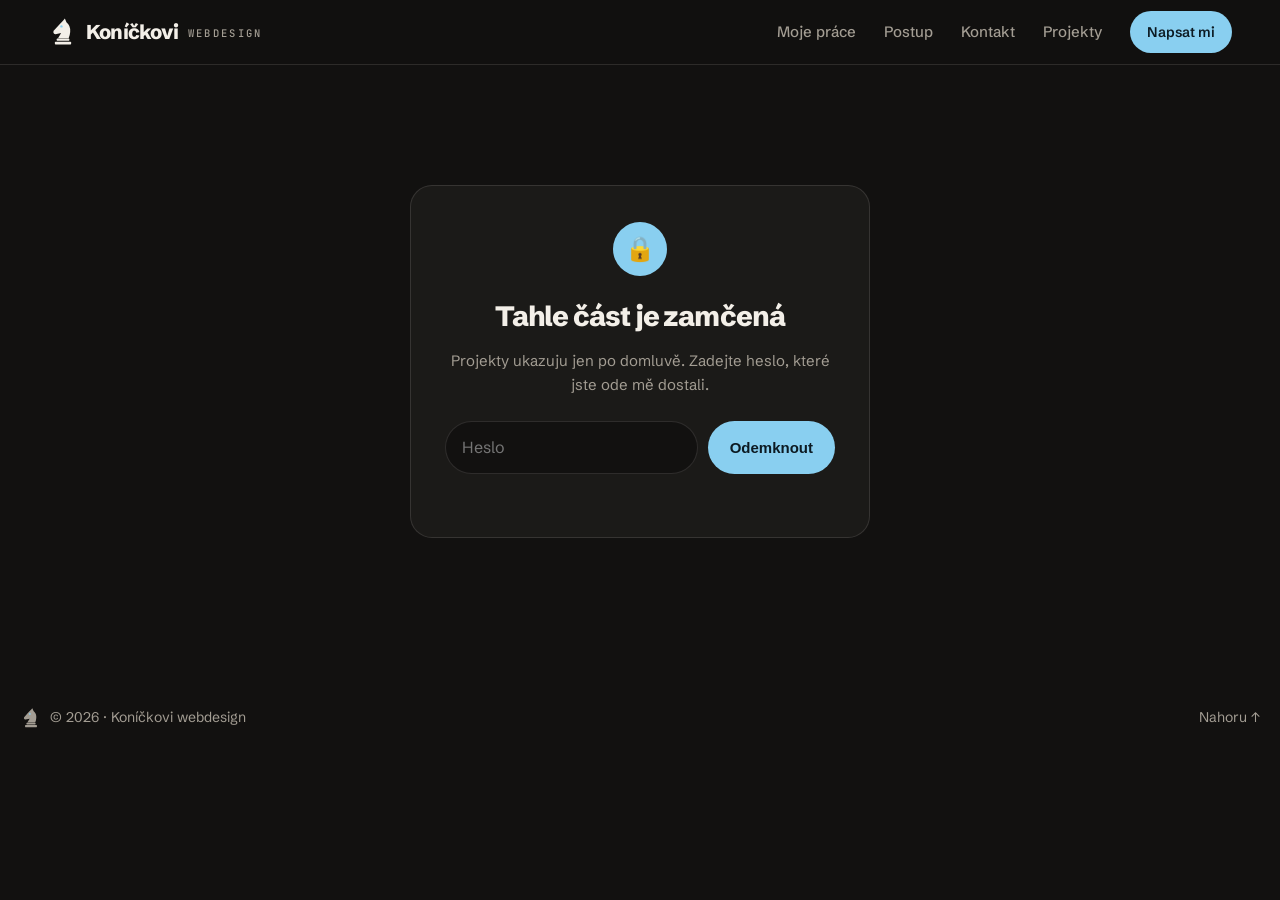
<file: projekty.html>
<!doctype html>
<html lang="cs">
<head>
<meta charset="utf-8">
<meta name="viewport" content="width=device-width, initial-scale=1">
<title>Projekty · Koníčkovi webdesign</title>
<link rel="icon" type="image/svg+xml" href="data:image/svg+xml,%3Csvg xmlns='http://www.w3.org/2000/svg' viewBox='0 0 48 48'%3E%3Cstyle%3E.k%7Bfill:%2317150f%7D%40media (prefers-color-scheme:dark)%7B.k%7Bfill:%23ffffff%7D%7D%3C/style%3E%3Cpath class='k' d='M16 34 L21 25.5 L12 27.5 Q9 27.5 8.5 24.5 Q8.5 22 10.5 20.5 L19 11 L24 6 L27 2.5 L29.5 8.5 Q36.5 14 35.5 24 Q35 30 33 34 Z'/%3E%3Crect class='k' x='14' y='34.5' width='20' height='3.5' rx='1'/%3E%3Crect class='k' x='11' y='39.5' width='26' height='4.5' rx='1.2'/%3E%3Ccircle cx='21.5' cy='15' r='1.9' fill='%2389cff0'/%3E%3C/svg%3E">
<link rel="preconnect" href="https://fonts.googleapis.com">
<link rel="preconnect" href="https://fonts.gstatic.com" crossorigin>
<link rel="stylesheet" href="https://fonts.googleapis.com/css2?family=Schibsted+Grotesk:wght@400;500;600;700;800&family=Alfa+Slab+One&family=Bricolage+Grotesque:opsz,wght@96,800&family=Cinzel:wght@600&family=JetBrains+Mono:wght@500&family=Karla:wght@700&family=Cormorant+Garamond:wght@600&display=swap">
<style>
  :root {
    --bg: #121110;
    --surface: #1b1a18;
    --ink: #f3efe8;
    --muted: #a39d93;
    --line: rgba(243, 239, 232, 0.12);
    --accent: #89cff0;
    --accent-soft: #89cff0;
    /* Text laid on the baby blue itself. */
    --accent-ink: #0c1a22;
    --shadow: 0 30px 60px -36px rgba(0, 0, 0, 0.8);
    --sans: 'Schibsted Grotesk', 'Helvetica Neue', Arial, sans-serif;
    --mono: 'JetBrains Mono', Consolas, monospace;
  }

  * { margin: 0; padding: 0; box-sizing: border-box; }

  html { scroll-behavior: smooth; }

  body {
    font-family: var(--sans);
    background: var(--bg);
    color: var(--ink);
    line-height: 1.6;
    -webkit-font-smoothing: antialiased;
  }

  a { color: inherit; text-decoration: none; }

  :focus-visible { outline: 2px solid var(--accent-soft); outline-offset: 3px; }

  .container {
    max-width: 1240px;
    margin: 0 auto;
    padding: 0 28px;
  }

  .label {
    font-family: var(--mono);
    font-size: 12px;
    letter-spacing: 0.12em;
    text-transform: uppercase;
    color: var(--muted);
  }

  /* ——— Top bar ——— */
  .topbar {
    position: sticky;
    top: 0;
    z-index: 20;
    background: color-mix(in srgb, var(--bg) 86%, transparent);
    backdrop-filter: blur(12px);
    border-bottom: 1px solid var(--line);
  }

  .topbar .container {
    display: flex;
    align-items: center;
    justify-content: space-between;
    gap: 24px;
    min-height: 64px;
  }

  .brand {
    display: inline-flex;
    align-items: center;
    gap: 10px;
    font-weight: 800;
    font-size: 17px;
    letter-spacing: -0.01em;
  }

  .brand-sub {
    font-family: var(--mono);
    font-size: 10.5px;
    font-weight: 500;
    letter-spacing: 0.22em;
    text-transform: uppercase;
    color: var(--muted);
    margin-left: 2px;
    transform: translateY(1px);
  }

  .brand-mark {
    width: 30px;
    height: 30px;
    flex-shrink: 0;
    color: var(--ink);
  }

  .brand { gap: 8px; font-size: 20px; letter-spacing: -0.04em; }

  .topnav {
    display: flex;
    align-items: center;
    gap: 28px;
    font-size: 15px;
    font-weight: 500;
  }

  .topnav a:not(.btn) { color: var(--muted); transition: color .2s; }
  .topnav a:not(.btn):hover { color: var(--ink); }

  .btn {
    display: inline-flex;
    align-items: center;
    gap: 8px;
    padding: 12px 22px;
    border-radius: 999px;
    font-weight: 600;
    font-size: 15px;
    border: 1px solid transparent;
    transition: transform .2s, background-color .2s, border-color .2s, color .2s;
  }

  .btn:hover { transform: translateY(-2px); }
  .btn-accent { background: var(--accent); color: var(--accent-ink); }
  .btn-line { border-color: var(--line); color: var(--ink); }
  .btn-line:hover { border-color: var(--ink); }
  .btn-small { padding: 9px 16px; font-size: 14px; }

  /* ——— Hero ——— */
  .hero { padding: 96px 0 56px; }

  .hero-grid {
    display: grid;
    grid-template-columns: minmax(0, 1.5fr) minmax(0, 1fr);
    gap: 56px;
    align-items: end;
  }

  .hero h1 {
    font-size: clamp(44px, 6.6vw, 92px);
    font-weight: 800;
    line-height: 0.98;
    letter-spacing: -0.045em;
    margin-top: 18px;
    text-wrap: balance;
  }

  .hero h1 em {
    font-style: normal;
    color: var(--accent-soft);
  }

  .hero-side p {
    font-size: 18px;
    color: var(--muted);
    max-width: 42ch;
  }

  .hero-cta {
    display: flex;
    flex-wrap: wrap;
    gap: 12px;
    margin-top: 28px;
  }

  .stats {
    display: grid;
    grid-template-columns: repeat(3, 1fr);
    margin-top: 64px;
    border-top: 1px solid var(--line);
  }

  .stat {
    padding: 22px 0 0;
  }

  .stat + .stat { padding-left: 24px; border-left: 1px solid var(--line); }

  .stat b {
    display: block;
    font-size: clamp(32px, 4vw, 48px);
    font-weight: 800;
    letter-spacing: -0.04em;
    line-height: 1;
  }

  .stat span { display: block; margin-top: 8px; color: var(--muted); font-size: 15px; }

  /* ——— Ticker of project names, each in its own brand type ——— */
  .ticker {
    position: relative;
    overflow: hidden;
    border-block: 1px solid var(--line);
    padding: 22px 0;
    margin-top: 24px;
  }

  /* Edge fades as overlays (a mask on the moving strip breaks painting in some Chromium builds) */
  .ticker::before,
  .ticker::after {
    content: '';
    position: absolute;
    top: 0;
    bottom: 0;
    width: 8%;
    z-index: 1;
    pointer-events: none;
  }
  .ticker::before { left: 0; background: linear-gradient(90deg, var(--bg), transparent); }
  .ticker::after { right: 0; background: linear-gradient(270deg, var(--bg), transparent); }

  .ticker-track {
    display: flex;
    width: max-content;
    animation: ticker 36s linear infinite;
  }

  .ticker:hover .ticker-track { animation-play-state: paused; }

  .ticker-set {
    display: flex;
    align-items: center;
    gap: 44px;
    padding-right: 44px;
    font-size: 34px;
    line-height: 1;
    white-space: nowrap;
  }

  .t-sep { width: 22px; height: 22px; flex-shrink: 0; color: var(--accent-soft); --eye: var(--bg); }
  .t-manolo { font-family: 'Karla', sans-serif; font-weight: 700; letter-spacing: 0.08em; }
  .t-vinci { font-family: 'Cinzel', serif; font-weight: 600; letter-spacing: 0.06em; }
  .t-olivers { font-family: 'Bricolage Grotesque', sans-serif; font-weight: 800; letter-spacing: -0.03em; }
  .t-daves { font-family: 'Alfa Slab One', serif; }
  .t-listek { font-family: 'Cormorant Garamond', serif; font-weight: 600; font-size: 40px; }
  .t-map { font-family: var(--sans); font-weight: 800; letter-spacing: -0.03em; }

  @keyframes ticker { to { transform: translateX(-50%); } }

  /* ——— Section heads ——— */
  .section { padding: 96px 0; }

  .section-head {
    display: flex;
    justify-content: space-between;
    align-items: end;
    gap: 24px;
    margin-bottom: 40px;
  }

  .section-head h2 {
    font-size: clamp(34px, 4.4vw, 56px);
    font-weight: 800;
    letter-spacing: -0.04em;
    line-height: 1;
    margin-top: 10px;
  }

  .section-head h2 sup {
    font-family: var(--mono);
    font-size: 0.32em;
    font-weight: 500;
    letter-spacing: 0;
    color: var(--accent-soft);
    vertical-align: super;
    margin-left: 6px;
  }

  .section-head p { color: var(--muted); max-width: 40ch; }

  .projects { padding-top: 72px; }
  .projects-page { padding-top: 88px; }

  /* ——— Manolo Café card (live project) ——— */
  a.project-card {
    display: block;
    color: inherit;
    text-decoration: none;
  }

  a.project-card:hover {
    text-decoration: none;
  }

  .project-manolo .project-visual {
    background:
      radial-gradient(120% 100% at 78% 14%, rgba(201,144,63,0.32) 0%, transparent 60%),
      linear-gradient(155deg, #1e3c34 0%, #10201c 100%);
  }

  .client-logo {
    position: relative;
    z-index: 1;
    display: block;
    width: 108px;
    height: 108px;
    border-radius: 50%;
  }

  .project-manolo .client-logo {
    outline: 1px solid #fff;
    outline-offset: 5px;
  }

  .live-badge {
    position: absolute;
    top: 12px;
    left: 12px;
    z-index: 1;
    display: inline-flex;
    align-items: center;
    gap: 6px;
    font-size: 10px;
    font-weight: 700;
    letter-spacing: 0.12em;
    text-transform: uppercase;
    color: #f2ede3;
    background: rgba(16,32,28,0.72);
    border: 1px solid rgba(242,237,227,0.18);
    border-radius: 999px;
    padding: 4px 10px 4px 8px;
  }

  .live-badge::before {
    content: '';
    width: 6px;
    height: 6px;
    border-radius: 50%;
    background: #7fd39a;
  }

  /* ——— VINCI Nail Bar card ——— */
  .project-vinci .project-visual {
    background: #f7f6f4;
  }

  /* ——— Oliver's Café card ——— */
  .project-olivers .project-visual {
    background: #1f2346;
  }

  .olivers-word {
    position: relative;
    z-index: 1;
    font-family: 'Bricolage Grotesque', 'Helvetica Neue', Arial, sans-serif;
    font-weight: 800;
    font-size: 50px;
    line-height: 1;
    letter-spacing: -0.035em;
    color: #f7efe2;
    transform: translateY(6px);
  }

  /* ——— Falltrip card ——— */
  .project-falltrip .project-visual {
    background: radial-gradient(circle at 50% 45%, #1b2440 0%, #0a0e1a 70%);
  }

  .falltrip-globe {
    position: absolute;
    inset: 0;
    width: 100%;
    height: 100%;
  }

  /* ——— Monkey Coffee House card ——— */
  .project-monkey .project-visual {
    background: #f6efe4;
  }

  .monkey-logo {
    position: relative;
    z-index: 1;
    display: block;
    width: 130px;
    height: 130px;
    border-radius: 50%;
    object-fit: cover;
  }

  /* ——— Lístek florist card ——— */
  .project-listek .project-visual {
    background: #fff3ea;
  }

  .listek-mark {
    position: relative;
    z-index: 1;
    display: flex;
    align-items: center;
    gap: 8px;
    font-family: 'Cormorant Garamond', Georgia, serif;
    font-weight: 600;
    font-size: 56px;
    line-height: 1;
    color: #1f2a22;
    transform: translateY(6px);
  }

  .listek-mark svg {
    width: 44px;
    height: 44px;
  }

  /* ——— Dave's Barber Shop card ——— */
  .project-daves .project-visual {
    background: #ffffff;
  }

  .daves-mark {
    position: relative;
    z-index: 1;
    display: flex;
    align-items: center;
    gap: 16px;
    color: #141a2e;
    text-align: left;
    transform: translateY(10px);
  }

  .daves-pole {
    width: 16px;
    height: 76px;
    border-radius: 3px;
    background: repeating-linear-gradient(135deg, #d62839 0 10px, #ffffff 10px 20px, #2f5da8 20px 30px, #ffffff 30px 40px);
    box-shadow: 0 -6px 0 #141a2e, 0 6px 0 #141a2e, inset 0 0 0 1.5px #141a2e;
  }

  .daves-word {
    display: block;
    font-family: 'Alfa Slab One', 'Rockwell', Georgia, serif;
    font-size: 40px;
    line-height: 1;
  }


  .daves-sub {
    display: block;
    margin-top: 6px;
    font-family: 'JetBrains Mono', Consolas, monospace;
    font-size: 10px;
    font-weight: 500;
    letter-spacing: 0.12em;
    text-transform: uppercase;
    color: #2f5da8;
  }

  .project-link {
    display: inline-block;
    margin-left: auto;
    font-size: 12px;
    font-weight: 600;
    color: var(--accent);
  }

  .project-year {
    display: flex;
    align-items: baseline;
  }

  a.project-card:focus-visible {
    outline: 2px solid var(--accent);
    outline-offset: 3px;
  }

  /* ——— Project cards ——— */
  .projects-grid {
    display: grid;
    grid-template-columns: repeat(2, 1fr);
    gap: 28px;
    counter-reset: proj;
  }

  .projects-grid > .project-card:last-child:nth-child(odd) {
    grid-column: 1 / -1;
    justify-self: center;
    width: calc(50% - 14px);
  }

  .project-card {
    counter-increment: proj;
    display: flex;
    flex-direction: column;
    background: var(--surface);
    border: 1px solid var(--line);
    border-radius: 22px;
    overflow: hidden;
    transition: transform .35s ease, box-shadow .35s ease, border-color .35s ease;
  }

  .project-card:hover {
    transform: translateY(-6px);
    box-shadow: var(--shadow);
    border-color: var(--accent-soft);
  }

  .project-visual {
    position: relative;
    display: flex;
    align-items: center;
    justify-content: center;
    height: 320px;
    margin: 10px 10px 0;
    border-radius: 14px;
    overflow: hidden;
  }

  .project-visual > :not(.live-badge):not(.falltrip-globe) {
    zoom: 1.8;
    transition: transform .5s ease;
  }

  .falltrip-globe { transition: transform .6s ease; }

  .project-card:hover .project-visual > :not(.live-badge) { transform: scale(1.05); }

  .projects-grid .live-badge {
    top: 14px;
    left: 14px;
    font-size: 11px;
    padding: 5px 12px 5px 10px;
  }

  .project-info {
    display: flex;
    flex-direction: column;
    flex: 1;
    padding: 20px 26px 24px;
  }

  .project-meta {
    display: flex;
    align-items: baseline;
    gap: 14px;
    margin-bottom: 10px;
  }

  .project-meta::before {
    content: counter(proj, decimal-leading-zero);
    font-family: var(--mono);
    font-size: 13px;
    color: var(--accent-soft);
  }

  .project-meta > div {
    flex: 1;
    display: flex;
    flex-wrap: wrap;
    align-items: baseline;
    justify-content: space-between;
    gap: 4px 16px;
  }

  .project-title {
    font-size: 26px;
    font-weight: 700;
    letter-spacing: -0.03em;
    line-height: 1.15;
  }

  .project-category {
    font-family: var(--mono);
    font-size: 11.5px;
    letter-spacing: 0.1em;
    text-transform: uppercase;
    color: var(--muted);
  }

  .project-description {
    font-size: 15.5px;
    color: var(--muted);
    line-height: 1.6;
    margin-bottom: 22px;
  }

  .project-year {
    display: flex;
    align-items: center;
    justify-content: space-between;
    margin-top: auto;
    padding-top: 16px;
    border-top: 1px solid var(--line);
    font-family: var(--mono);
    font-size: 12.5px;
    color: var(--muted);
  }

  .project-link {
    font-family: var(--sans);
    font-size: 14px;
    font-weight: 600;
    color: var(--ink);
    padding: 8px 16px;
    border: 1px solid var(--line);
    border-radius: 999px;
    transition: background-color .25s, color .25s, border-color .25s;
  }

  .project-card:hover .project-link {
    background: var(--accent);
    border-color: var(--accent);
    color: var(--accent-ink);
  }

  /* ——— Process ——— */
  .steps {
    display: grid;
    grid-template-columns: repeat(4, 1fr);
    gap: 20px;
    list-style: none;
    counter-reset: step;
  }

  .steps li {
    counter-increment: step;
    padding: 26px 24px 28px;
    background: var(--surface);
    border: 1px solid var(--line);
    border-radius: 18px;
  }

  .steps li::before {
    content: counter(step, decimal-leading-zero);
    display: block;
    font-family: var(--mono);
    font-size: 13px;
    color: var(--accent-soft);
    margin-bottom: 36px;
  }

  .steps h3 {
    font-size: 21px;
    font-weight: 700;
    letter-spacing: -0.02em;
    margin-bottom: 8px;
  }

  .steps p { color: var(--muted); font-size: 15px; }

  /* ——— Contact ——— */
  .contact {
    padding: 0 0 28px;
  }

  .contact-card {
    position: relative;
    overflow: hidden;
    background: var(--accent);
    color: var(--accent-ink);
    border-radius: 28px;
    padding: clamp(40px, 7vw, 88px);
  }

  /* Big knight from the logo, stepping into the card from the right */
  .contact-card > .contact-knight {
    position: absolute;
    z-index: 0;
    right: -40px;
    bottom: -30px;
    width: 420px;
    height: 420px;
    color: rgba(12, 26, 34, 0.16);
    --eye: var(--accent);
  }

  .contact-card > * { position: relative; z-index: 1; }

  .contact-card .label { color: rgba(12, 26, 34, 0.65); }

  .contact-card h2 {
    font-size: clamp(40px, 6.4vw, 88px);
    font-weight: 800;
    letter-spacing: -0.045em;
    line-height: 0.98;
    margin-top: 16px;
    max-width: 12ch;
  }

  .contact-mail {
    display: inline-block;
    margin-top: 36px;
    font-size: clamp(20px, 2.6vw, 30px);
    font-weight: 600;
    border-bottom: 2px solid rgba(12, 26, 34, 0.5);
    padding-bottom: 4px;
    transition: color .2s;
  }

  .contact-mail:hover { color: rgba(12, 26, 34, 0.7); }

  .contact-links {
    display: flex;
    flex-wrap: wrap;
    gap: 12px;
    margin-top: 32px;
  }

  .contact-links a,
  .contact-links button {
    font-family: inherit;
    background: none;
    color: inherit;
    cursor: pointer;
    padding: 10px 18px;
    border-radius: 999px;
    border: 1px solid rgba(12, 26, 34, 0.35);
    font-weight: 600;
    font-size: 15px;
    transition: background-color .2s, color .2s;
  }

  .contact-links a:hover,
  .contact-links button:hover { background: var(--accent-ink); color: var(--accent); }

  .foot-brand { display: inline-flex; align-items: center; gap: 8px; }
  .foot-brand .brand-mark { width: 22px; height: 22px; color: var(--muted); }

  .foot {
    display: flex;
    justify-content: space-between;
    gap: 16px;
    padding: 28px 0 36px;
    color: var(--muted);
    font-size: 14px;
  }

  /* ——— Password gate ——— */
  .gate { padding: 120px 0 140px; }

  .gate-card {
    max-width: 460px;
    margin: 0 auto;
    background: var(--surface);
    border: 1px solid var(--line);
    border-radius: 22px;
    padding: 36px 34px 32px;
    text-align: center;
  }

  .gate-lock {
    width: 54px;
    height: 54px;
    margin: 0 auto 18px;
    display: grid;
    place-items: center;
    border-radius: 50%;
    background: var(--accent);
    color: var(--accent-ink);
    font-size: 24px;
  }

  .gate h1 { font-size: 28px; font-weight: 800; letter-spacing: -0.03em; }
  .gate p { margin-top: 10px; color: var(--muted); font-size: 15px; }

  .gate form { display: flex; gap: 10px; margin-top: 24px; }

  .gate input {
    flex: 1;
    min-width: 0;
    font: inherit;
    font-size: 16px;
    padding: 13px 16px;
    border-radius: 999px;
    border: 1px solid var(--line);
    background: var(--bg);
    color: var(--ink);
  }
  .gate input:focus { outline: 2px solid var(--accent); outline-offset: 1px; }

  .gate .btn { border: 0; cursor: pointer; }

  .gate-msg { min-height: 1.4em; margin-top: 14px; font-size: 14px; font-weight: 600; color: #e0644a; }

  /* ——— Responsive ——— */
  @media (max-width: 960px) {
    .hero-grid { grid-template-columns: 1fr; gap: 28px; }
    .steps { grid-template-columns: repeat(2, 1fr); }
  }

  @media (max-width: 760px) {
    .topnav a:not(.btn) { display: none; }
    .hero { padding: 56px 0 40px; }
    .stats { margin-top: 44px; }
    .stat + .stat { padding-left: 16px; }
    .section { padding: 64px 0; }
    .projects { padding-top: 48px; }
    .section-head { flex-direction: column; align-items: start; }
    .projects-grid { grid-template-columns: 1fr; gap: 20px; }
    .projects-grid > .project-card:last-child:nth-child(odd) { width: 100%; }
    .project-visual { height: 230px; }
    .project-visual > :not(.live-badge):not(.falltrip-globe) { zoom: 1.35; }
    .project-info { padding: 18px 20px 20px; }
    .project-title { font-size: 22px; }
    .ticker-set { font-size: 26px; gap: 32px; padding-right: 32px; }
    .t-listek { font-size: 30px; }
    .steps { grid-template-columns: 1fr; }
    .steps li::before { margin-bottom: 18px; }
    .contact-card > .contact-knight { width: 220px; height: 220px; right: -50px; bottom: -20px; opacity: 0.35; }
    .foot-brand { display: inline-flex; align-items: center; gap: 8px; }
  .foot-brand .brand-mark { width: 22px; height: 22px; color: var(--muted); }

  .foot { flex-direction: column; }
  }

  @media (max-width: 420px) {
    .container { padding: 0 16px; }
    .brand-sub { display: none; }
    .stat span { font-size: 13px; }
  }

  @media (prefers-reduced-motion: reduce) {
    * { animation: none !important; transition: none !important; }
    html { scroll-behavior: auto; }
  }
</style>
</head>
<body>
<svg width="0" height="0" style="position:absolute" aria-hidden="true">
  <symbol id="konik" viewBox="0 0 48 48">
    <path d="M16 34 L21 25.5 L12 27.5 Q9 27.5 8.5 24.5 Q8.5 22 10.5 20.5 L19 11 L24 6 L27 2.5 L29.5 8.5 Q36.5 14 35.5 24 Q35 30 33 34 Z" fill="currentColor"/>
    <rect x="14" y="34.5" width="20" height="3.5" rx="1" fill="currentColor"/>
    <rect x="11" y="39.5" width="26" height="4.5" rx="1.2" fill="currentColor"/>
    <circle cx="21.5" cy="15" r="1.9" fill="var(--eye, var(--accent))"/>
  </symbol>
</svg>

<header class="topbar">
  <div class="container">
    <a class="brand" href="index.html" aria-label="Koníčkovi webdesign"><svg class="brand-mark" aria-hidden="true"><use href="#konik"/></svg>Koníčkovi<span class="brand-sub">webdesign</span></a>
    <nav class="topnav" aria-label="Hlavní navigace">
      <a href="index.html#projekty">Moje práce</a>
      <a href="index.html#postup">Postup</a>
      <a href="index.html#kontakt">Kontakt</a>
      <a href="projekty.html" aria-current="page">Projekty</a>
      <a class="btn btn-accent btn-small" href="https://mail.google.com/mail/?view=cm&amp;fs=1&amp;to=webdesign@konickovi.cz&amp;su=Popt%C3%A1vka%20webu" target="_blank" rel="noopener">Napsat mi</a>
    </nav>
  </div>
</header>

<main id="top">
  <section class="gate" id="gate">
    <div class="container">
      <div class="gate-card">
        <div class="gate-lock" aria-hidden="true">🔒</div>
        <h1>Tahle část je zamčená</h1>
        <p>Projekty ukazuju jen po domluvě. Zadejte heslo, které jste ode mě dostali.</p>
        <form id="gateForm">
          <input type="password" id="gatePass" autocomplete="current-password" placeholder="Heslo" aria-label="Heslo" required>
          <button class="btn btn-accent" type="submit">Odemknout</button>
        </form>
        <p class="gate-msg" id="gateMsg" role="status" aria-live="polite"></p>
      </div>
    </div>
  </section>

  <div id="locked" hidden>
  <section class="section projects-page" id="vlastni-projekty">
    <div class="container">
      <div class="section-head">
        <div>
          <p class="label">Co stavím po svém</p>
          <h2>Projekty<sup>(01)</sup></h2>
        </div>
        <p>Weby a aplikace, na kterých si zkouším nové věci.</p>
      </div>

      <div class="projects-grid">
        <!-- Monkey Coffee House (live) -->
        <a class="project-card project-monkey" href="monkey/index.html" target="_blank" rel="noopener">
          <div class="project-visual">
            <span class="live-badge">Živý web</span>
            <img class="monkey-logo" src="img/monkey-logo.jpg" alt="Logo Monkey Coffee House">
          </div>
          <div class="project-info">
            <div class="project-meta">
              <div>
                <div class="project-title">Monkey Coffee House</div>
                <div class="project-category">Kavárna</div>
              </div>
            </div>
            <p class="project-description">Web pro specialty kavárnu se dvěma pobočkami. Menu, vlastní pekárna, galerie a živý stav otevírací doby.</p>
            <div class="project-year">2026<span class="project-link">Zobrazit web →</span></div>
          </div>
        </a>
      </div>
    </div>
  </section>

  <section class="section" style="padding-top:0">
    <div class="container">
      <a class="btn btn-line" href="index.html#projekty">← Zpět na moji práci</a>
    </div>
  </section>
  </div>
</main>

<footer class="container foot">
  <span class="foot-brand"><svg class="brand-mark" aria-hidden="true"><use href="#konik"/></svg>© 2026 · Koníčkovi webdesign</span>
  <a href="#top">Nahoru ↑</a>
</footer>

<script>
  // Client-side gate only: it keeps the page out of sight, it is not real
  // security — anyone who opens the page source can read this check.
  const PASS_HASH = '9f35288e020caa5a0fbc4e143964edf6b6e35a9ccd38deea85fe1fe78eb610e2';
  const gate = document.getElementById('gate');
  const locked = document.getElementById('locked');
  const form = document.getElementById('gateForm');
  const msg = document.getElementById('gateMsg');

  const unlock = () => {
    gate.hidden = true;
    locked.hidden = false;
  };

  async function sha256(text) {
    const buf = await crypto.subtle.digest('SHA-256', new TextEncoder().encode(text));
    return [...new Uint8Array(buf)].map((b) => b.toString(16).padStart(2, '0')).join('');
  }

  try {
    if (sessionStorage.getItem('projekty-unlocked') === '1') unlock();
  } catch {}

  form.addEventListener('submit', async (e) => {
    e.preventDefault();
    const value = document.getElementById('gatePass').value.trim();
    if ((await sha256(value)) === PASS_HASH) {
      try { sessionStorage.setItem('projekty-unlocked', '1'); } catch {}
      unlock();
    } else {
      msg.textContent = 'Heslo nesedí, zkuste to znovu.';
      form.reset();
    }
  });
</script>
</body>
</html>
</file>
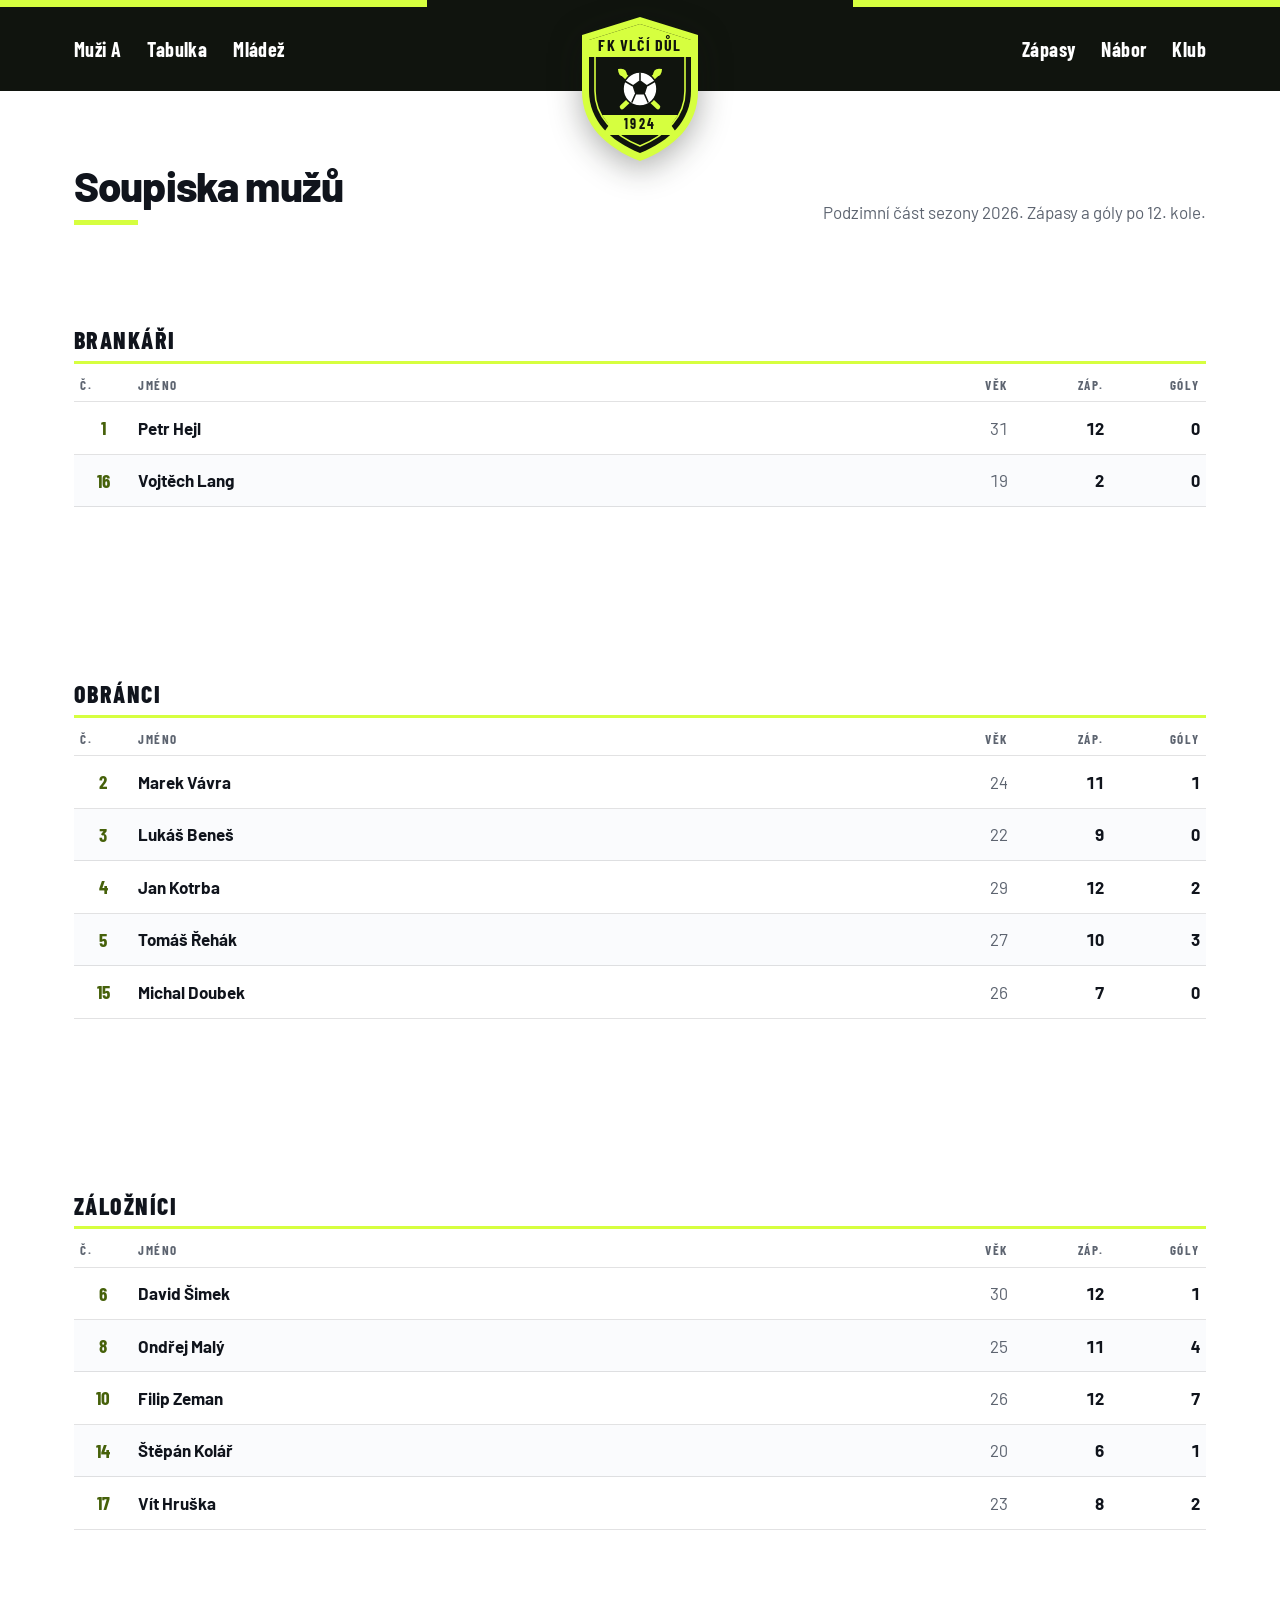
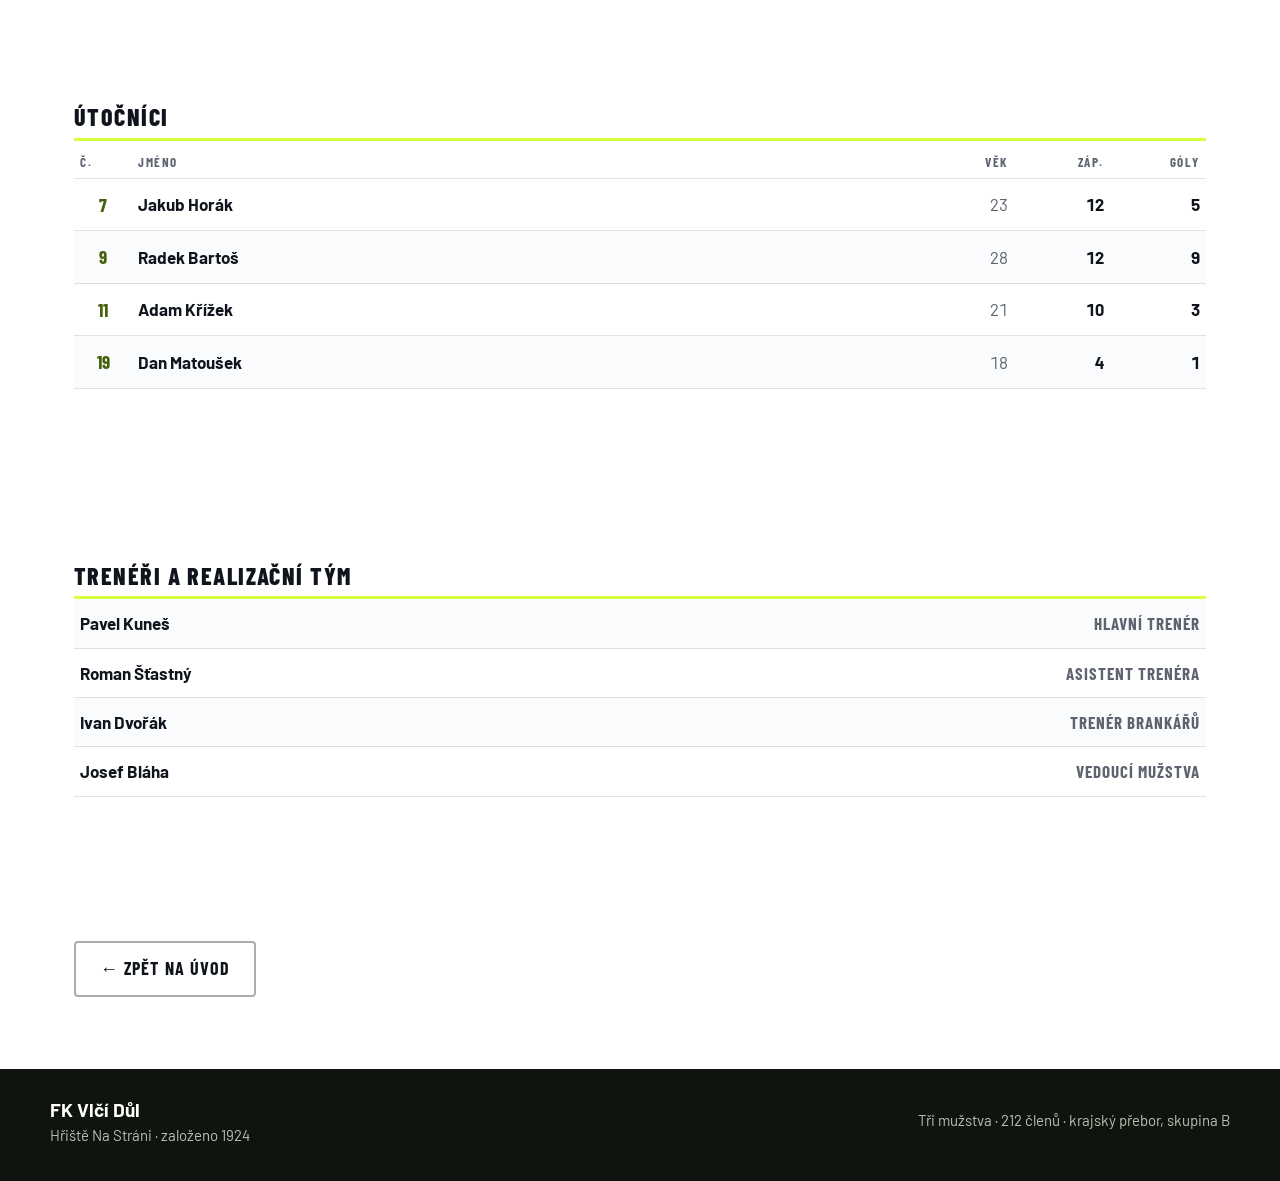
<file: vlcidul-soupiska.html>
<!doctype html>
<html lang="cs">
<head>
<meta charset="utf-8">
<meta name="viewport" content="width=device-width, initial-scale=1">
<title>Soupiska mužů · FK Vlčí Důl</title>
<link rel="preconnect" href="https://fonts.googleapis.com">
<link rel="preconnect" href="https://fonts.gstatic.com" crossorigin>
<link rel="stylesheet" href="https://fonts.googleapis.com/css2?family=Barlow:wght@400;500;600;700;800&family=Barlow+Condensed:wght@600;700&display=swap">
<style>
  :root {
    --club:    #10140e;
    --club-d:  #050704;
    --acid:    #d6ff3f;
    --acid-ink: #46610a;
    --ink:     #10141c;
    --muted:   #5d6470;
    --paper:   #ffffff;
    --grey:    #f1f3f7;
    --line:    rgba(16, 20, 28, 0.12);
    --cond:    'Barlow Condensed', 'Arial Narrow', sans-serif;
    --body:    'Barlow', 'Helvetica Neue', Arial, sans-serif;
  }

  * { box-sizing: border-box; margin: 0; }
  html { scroll-behavior: smooth; }

  body {
    background: var(--grey);
    color: var(--ink);
    font-family: var(--body);
    font-size: 17px;
    line-height: 1.55;
    -webkit-font-smoothing: antialiased;
  }

  a { color: inherit; text-decoration: none; }
  :focus-visible { outline: 3px solid var(--acid-ink); outline-offset: 2px; }

  .shell {
    max-width: 1320px;
    margin-inline: auto;
    background: var(--paper);
    box-shadow: 0 0 60px rgba(16, 20, 14, 0.12);
  }

  .wrap { width: 100%; max-width: 1180px; margin-inline: auto; padding-inline: 24px; }

  h1, h2, h3 { font-weight: 800; letter-spacing: -0.02em; line-height: 1.08; }

  /* ——— Club stripe + nav ——— */
  .stripe { display: flex; height: 7px; }
  .stripe i { flex: 1; }
  .stripe i:nth-child(1) { background: var(--acid); }
  .stripe i:nth-child(2) { background: var(--club); }
  .stripe i:nth-child(3) { background: var(--acid); }

  .nav {
    position: relative;
    background: var(--club);
    color: #fff;
  }

  .nav-in {
    display: grid;
    grid-template-columns: 1fr auto 1fr;
    align-items: center;
    gap: 20px;
    min-height: 84px;
  }

  .nav-links { display: flex; gap: 26px; list-style: none; padding: 0; margin: 0; }
  .nav-links.right { justify-content: flex-end; }
  .nav-links a {
    font-family: var(--cond);
    font-weight: 700;
    font-size: 20px;
    letter-spacing: 0.02em;
    padding-bottom: 3px;
    border-bottom: 3px solid transparent;
    transition: border-color .2s;
  }
  .nav-links a:hover { border-bottom-color: var(--acid); }

  .crest-slot { width: 128px; }

  .crest {
    position: absolute;
    left: 50%;
    top: 8px;
    transform: translateX(-50%);
    z-index: 5;
    filter: drop-shadow(0 8px 16px rgba(16, 20, 14, 0.35));
  }
  .crest svg { display: block; width: 124px; height: 148px; }

  /* ——— Hero ——— */
  .hero {
    position: relative;
    color: var(--ink);
    background:
      radial-gradient(65% 55% at 14% 0%, rgba(214, 255, 63, 0.35), transparent 62%),
      repeating-linear-gradient(90deg, rgba(16,20,14,0.05) 0 2px, transparent 2px 96px),
      #ffffff;
    overflow: hidden;
  }

  /* floodlit pitch stripes */
  .hero::after {
    content: '';
    position: absolute;
    left: -10%;
    right: -10%;
    bottom: -8%;
    height: 62%;
    background: repeating-linear-gradient(74deg, rgba(16,20,14,0.045) 0 40px, transparent 40px 92px);
    transform: perspective(600px) rotateX(48deg);
    pointer-events: none;
  }

  .hero-in {
    position: relative;
    z-index: 2;
    padding: 84px 0 130px;
  }

  .kicker { font-family: var(--cond); font-weight: 700; font-size: 18px; letter-spacing: 0.04em; color: var(--acid-ink); }
  .hero h1 { font-size: clamp(38px, 5.6vw, 72px); margin-top: 10px; max-width: 18ch; }
  .hero-cta { display: flex; flex-wrap: wrap; gap: 12px; margin-top: 28px; }

  .btn {
    display: inline-block;
    font-family: var(--cond);
    font-weight: 700;
    font-size: 18px;
    letter-spacing: 0.06em;
    text-transform: uppercase;
    padding: 12px 24px;
    border-radius: 4px;
    border: 2px solid transparent;
    transition: transform .18s, background-color .18s, color .18s;
  }
  .btn:hover { transform: translateY(-2px); }
  .btn-yellow { background: var(--acid); color: var(--ink); }
  .btn-ghost { border-color: rgba(16,20,14,0.35); color: var(--ink); }
  .btn-ghost:hover { background: var(--club); color: #fff; }

  /* ——— Fixtures strip ——— */
  .fixtures {
    position: relative;
    z-index: 3;
    margin: -72px auto 0;
    max-width: 1180px;
    background: var(--paper);
    box-shadow: 0 18px 40px -24px rgba(16, 20, 14, 0.45);
  }

  .fix-row { display: flex; align-items: stretch; }

  .fix-arrow {
    flex: 0 0 52px;
    border: 0;
    background: var(--club);
    color: var(--acid);
    font-size: 22px;
    cursor: pointer;
    transition: background-color .2s;
  }
  .fix-arrow:hover { background: #1c2417; }

  .fix-track {
    display: flex;
    overflow-x: auto;
    scroll-behavior: smooth;
    scrollbar-width: none;
    flex: 1;
  }
  .fix-track::-webkit-scrollbar { display: none; }

  .fix {
    flex: 0 0 33.333%;
    min-width: 260px;
    padding: 20px 18px;
    text-align: center;
    border-right: 1px solid var(--line);
  }
  .fix:last-child { border-right: 0; }
  .fix p { font-family: var(--cond); font-weight: 700; font-size: 15px; letter-spacing: 0.06em; text-transform: uppercase; color: var(--muted); }
  .fix-teams { display: flex; align-items: center; justify-content: center; gap: 16px; margin-top: 10px; }
  .fix-teams b { font-size: clamp(26px, 3vw, 34px); font-weight: 800; letter-spacing: -0.02em; }
  .fix-teams b.win { color: var(--acid-ink); }
  .badge {
    width: 44px;
    height: 44px;
    border-radius: 50%;
    display: grid;
    place-items: center;
    font-family: var(--cond);
    font-weight: 700;
    font-size: 15px;
    color: #fff;
    background: var(--club);
    border: 2px solid var(--acid);
    flex-shrink: 0;
  }
  .badge.rival { background: var(--muted); border-color: #c9ced8; }
  .fix small { display: block; margin-top: 8px; color: var(--muted); font-size: 14px; }

  /* ——— Sections ——— */
  section { padding: 72px 0; }
  .sec-head { display: flex; justify-content: space-between; align-items: end; gap: 24px; margin-bottom: 30px; }
  .sec-head h2 { font-size: clamp(28px, 3.6vw, 42px); }
  .sec-head h2::after { content: ''; display: block; width: 64px; height: 5px; background: var(--acid); margin-top: 12px; }
  .sec-head p { color: var(--muted); max-width: 40ch; }

  /* ——— Squad list ——— */
  .roster { display: grid; gap: 30px; }

  .roster h3 {
    font-family: var(--cond);
    font-size: 24px;
    letter-spacing: 0.06em;
    text-transform: uppercase;
    padding-bottom: 8px;
    border-bottom: 3px solid var(--acid);
  }

  .roster ul { list-style: none; margin: 0; padding: 0; }

  .roster li {
    display: grid;
    grid-template-columns: 46px minmax(0, 1fr) repeat(3, 84px);
    align-items: center;
    gap: 12px;
    padding: 11px 6px;
    border-bottom: 1px solid var(--line);
  }
  .roster li:nth-child(odd) { background: #fafbfd; }

  .roster .num {
    font-family: var(--cond);
    font-weight: 700;
    font-size: 19px;
    text-align: center;
    color: var(--acid-ink);
  }
  .roster .name { font-weight: 700; }
  .roster .val { text-align: right; font-variant-numeric: tabular-nums; color: var(--muted); }
  .roster .val b { color: var(--ink); }

  .roster .head {
    background: none !important;
    border-bottom: 1px solid var(--line);
    font-family: var(--cond);
    font-weight: 700;
    font-size: 13px;
    letter-spacing: 0.12em;
    text-transform: uppercase;
    color: var(--muted);
    padding-bottom: 6px;
  }

  .roster .staff li { grid-template-columns: minmax(0, 1fr) auto; }
  .roster .staff .role { font-family: var(--cond); font-weight: 700; letter-spacing: 0.06em; text-transform: uppercase; color: var(--muted); }

  @media (max-width: 700px) {
    .roster li { grid-template-columns: 38px minmax(0, 1fr) 62px; }
    .roster li .val:nth-last-child(-n+2) { display: none; }
    .roster .head span:nth-last-child(-n+2) { display: none; }
  }

  /* ——— Table ——— */
  .table { width: 100%; border-collapse: collapse; font-variant-numeric: tabular-nums; background: var(--paper); }
  .table th {
    background: var(--club);
    color: #fff;
    font-family: var(--cond);
    font-weight: 700;
    font-size: 15px;
    letter-spacing: 0.08em;
    text-transform: uppercase;
    text-align: right;
    padding: 12px 10px;
  }
  .table th:nth-child(2) { text-align: left; }
  .table td { padding: 12px 10px; border-bottom: 1px solid var(--line); text-align: right; }
  .table td:nth-child(2) { text-align: left; font-weight: 600; }
  .table tbody tr:nth-child(odd) { background: #fafbfd; }
  .table tr.us { background: rgba(214, 255, 63, 0.3) !important; }
  .table tr.us td { font-weight: 800; }

  /* ——— Training ——— */
  .cards { display: grid; grid-template-columns: repeat(auto-fit, minmax(230px, 1fr)); gap: 20px; }
  .card { background: var(--paper); border: 1px solid var(--line); border-top: 5px solid var(--acid); border-radius: 4px; padding: 24px; }
  .card h3 { font-size: 22px; }
  .card p { margin-top: 8px; color: var(--muted); font-size: 15px; }
  .card ul { margin: 14px 0 0; padding: 0; list-style: none; display: grid; gap: 8px; font-family: var(--cond); font-weight: 700; font-size: 18px; }
  .card li { display: flex; justify-content: space-between; gap: 12px; border-bottom: 1px dashed var(--line); padding-bottom: 6px; }
  .card li b { color: var(--acid-ink); }

  /* ——— Join ——— */
  .join { background: var(--acid); padding: clamp(28px, 5vw, 54px); border-radius: 4px; }
  .join h2 { font-size: clamp(28px, 4vw, 44px); max-width: 18ch; }
  .join p { margin-top: 12px; max-width: 48ch; font-weight: 500; }
  .join .btn { margin-top: 22px; background: var(--club); color: var(--acid); }

  /* ——— Footer ——— */
  footer { background: var(--club); color: #b9c2b2; }
  .foot-in { display: flex; justify-content: space-between; align-items: center; gap: 20px; flex-wrap: wrap; padding: 26px 0 34px; font-size: 15px; }
  .foot-in b { color: #fff; font-size: 19px; }

  @media (max-width: 980px) {
    .cards { grid-template-columns: 1fr; }
    .fix { flex-basis: 50%; }
  }

  @media (max-width: 760px) {
    .nav-in { grid-template-columns: 1fr; justify-items: center; padding-top: 86px; min-height: 0; padding-bottom: 12px; gap: 6px; }
    .nav-links { flex-wrap: wrap; justify-content: center; gap: 16px; }
    .nav-links.right { justify-content: center; }
    .crest-slot { display: none; }
    .crest svg { width: 92px; height: 110px; }
    .hero-in { padding: 44px 0 100px; }
    .fixtures { margin-top: -56px; }
    .fix { flex-basis: 100%; }
    section { padding: 52px 0; }
    .sec-head { flex-direction: column; align-items: start; }
  }

  @media (prefers-reduced-motion: reduce) { * { transition: none !important; } html, .fix-track { scroll-behavior: auto; } }
</style>
</head>
<body>
<div class="shell">

  <div class="stripe" aria-hidden="true"><i></i><i></i><i></i></div>

  <nav class="nav" id="top">
    <a class="crest" href="vlcidul.html" aria-label="FK Vlčí Důl – úvod">
      <svg viewBox="0 0 124 148" role="img">
        <path d="M62 2 L120 20 V76 C120 110 96 133 62 146 C28 133 4 110 4 76 V20 Z" fill="#d6ff3f"/>
        <path d="M62 9 L113 25 V76 C113 105 92 126 62 138 C32 126 11 105 11 76 V25 Z" fill="#10140e"/>
        <path d="M62 15 L107 29 V76 C107 101 89 120 62 131 C35 120 17 101 17 76 V29 Z" fill="none" stroke="#d6ff3f" stroke-width="1.6"/>
        <path d="M62 9 L113 25 V42 H11 V25 Z" fill="#d6ff3f"/>
        <text x="62" y="36" text-anchor="middle" font-family="Barlow Condensed, sans-serif" font-weight="700" font-size="16" letter-spacing="1.2" fill="#10140e">FK VLČÍ DŮL</text>
        <g stroke="#d6ff3f" stroke-width="4.5" stroke-linecap="round">
          <path d="M44 58 L80 92"/>
          <path d="M80 58 L44 92"/>
        </g>
        <path d="M40 54 q9 -2 9 7 q-9 2 -9 -7 Z" fill="#d6ff3f"/>
        <path d="M84 54 q-9 -2 -9 7 q9 2 9 -7 Z" fill="#d6ff3f"/>
        <circle cx="62" cy="74" r="17" fill="#ffffff" stroke="#10140e" stroke-width="1.6"/>
        <path d="M62 65 l7.6 5.5 -2.9 9h-9.4l-2.9 -9 Z" fill="#10140e"/>
        <g stroke="#10140e" stroke-width="1.6" fill="none" stroke-linecap="round">
          <path d="M62 65 V58"/>
          <path d="M54.4 70.5 L47.5 66.5"/>
          <path d="M69.6 70.5 L76.5 66.5"/>
          <path d="M57.3 79.5 L54 87"/>
          <path d="M66.7 79.5 L70 87"/>
        </g>
        <path d="M24 100 H100 L93 110 L100 120 H24 L31 110 Z" fill="#d6ff3f"/>
        <text x="62" y="114" text-anchor="middle" font-family="Barlow Condensed, sans-serif" font-weight="700" font-size="14" letter-spacing="2.5" fill="#10140e">1924</text>
      </svg>
    </a>

    <div class="wrap nav-in">
      <ul class="nav-links">
        <li><a href="vlcidul-soupiska.html" aria-current="page">Muži A</a></li>
        <li><a href="vlcidul.html#tabulka">Tabulka</a></li>
        <li><a href="vlcidul.html#treninky">Mládež</a></li>
      </ul>
      <div class="crest-slot" aria-hidden="true"></div>
      <ul class="nav-links right">
        <li><a href="vlcidul.html#zapasy">Zápasy</a></li>
        <li><a href="vlcidul.html#pridej-se">Nábor</a></li>
        <li><a href="vlcidul.html#kontakt">Klub</a></li>
      </ul>
    </div>
  </nav>

  <section class="squad-list" id="soupiska">
    <div class="wrap">
      <div class="sec-head">
        <div><h2>Soupiska mužů</h2></div>
        <p>Podzimní část sezony 2026. Zápasy a góly po 12. kole.</p>
      </div>

      <div class="roster">
      <section>
        <h3>Brankáři</h3>
        <ul>
          <li class="head"><span>Č.</span><span>Jméno</span><span class="val">Věk</span><span class="val">Záp.</span><span class="val">Góly</span></li>
          <li><span class="num">1</span><span class="name">Petr Hejl</span><span class="val">31</span><span class="val"><b>12</b></span><span class="val"><b>0</b></span></li>
          <li><span class="num">16</span><span class="name">Vojtěch Lang</span><span class="val">19</span><span class="val"><b>2</b></span><span class="val"><b>0</b></span></li>
        </ul>
      </section>
      <section>
        <h3>Obránci</h3>
        <ul>
          <li class="head"><span>Č.</span><span>Jméno</span><span class="val">Věk</span><span class="val">Záp.</span><span class="val">Góly</span></li>
          <li><span class="num">2</span><span class="name">Marek Vávra</span><span class="val">24</span><span class="val"><b>11</b></span><span class="val"><b>1</b></span></li>
          <li><span class="num">3</span><span class="name">Lukáš Beneš</span><span class="val">22</span><span class="val"><b>9</b></span><span class="val"><b>0</b></span></li>
          <li><span class="num">4</span><span class="name">Jan Kotrba</span><span class="val">29</span><span class="val"><b>12</b></span><span class="val"><b>2</b></span></li>
          <li><span class="num">5</span><span class="name">Tomáš Řehák</span><span class="val">27</span><span class="val"><b>10</b></span><span class="val"><b>3</b></span></li>
          <li><span class="num">15</span><span class="name">Michal Doubek</span><span class="val">26</span><span class="val"><b>7</b></span><span class="val"><b>0</b></span></li>
        </ul>
      </section>
      <section>
        <h3>Záložníci</h3>
        <ul>
          <li class="head"><span>Č.</span><span>Jméno</span><span class="val">Věk</span><span class="val">Záp.</span><span class="val">Góly</span></li>
          <li><span class="num">6</span><span class="name">David Šimek</span><span class="val">30</span><span class="val"><b>12</b></span><span class="val"><b>1</b></span></li>
          <li><span class="num">8</span><span class="name">Ondřej Malý</span><span class="val">25</span><span class="val"><b>11</b></span><span class="val"><b>4</b></span></li>
          <li><span class="num">10</span><span class="name">Filip Zeman</span><span class="val">26</span><span class="val"><b>12</b></span><span class="val"><b>7</b></span></li>
          <li><span class="num">14</span><span class="name">Štěpán Kolář</span><span class="val">20</span><span class="val"><b>6</b></span><span class="val"><b>1</b></span></li>
          <li><span class="num">17</span><span class="name">Vít Hruška</span><span class="val">23</span><span class="val"><b>8</b></span><span class="val"><b>2</b></span></li>
        </ul>
      </section>
      <section>
        <h3>Útočníci</h3>
        <ul>
          <li class="head"><span>Č.</span><span>Jméno</span><span class="val">Věk</span><span class="val">Záp.</span><span class="val">Góly</span></li>
          <li><span class="num">7</span><span class="name">Jakub Horák</span><span class="val">23</span><span class="val"><b>12</b></span><span class="val"><b>5</b></span></li>
          <li><span class="num">9</span><span class="name">Radek Bartoš</span><span class="val">28</span><span class="val"><b>12</b></span><span class="val"><b>9</b></span></li>
          <li><span class="num">11</span><span class="name">Adam Křížek</span><span class="val">21</span><span class="val"><b>10</b></span><span class="val"><b>3</b></span></li>
          <li><span class="num">19</span><span class="name">Dan Matoušek</span><span class="val">18</span><span class="val"><b>4</b></span><span class="val"><b>1</b></span></li>
        </ul>
      </section>
      <section class="staff">
        <h3>Trenéři a realizační tým</h3>
        <ul>
          <li><span class="name">Pavel Kuneš</span><span class="role">Hlavní trenér</span></li>
          <li><span class="name">Roman Šťastný</span><span class="role">Asistent trenéra</span></li>
          <li><span class="name">Ivan Dvořák</span><span class="role">Trenér brankářů</span></li>
          <li><span class="name">Josef Bláha</span><span class="role">Vedoucí mužstva</span></li>
        </ul>
      </section>
      </div>
    </div>
  </section>

  <section style="padding-top:0">
    <div class="wrap">
      <a class="btn btn-ghost" href="vlcidul.html">← Zpět na úvod</a>
    </div>
  </section>

  <footer id="kontakt">
    <div class="wrap foot-in">
      <span><b>FK Vlčí Důl</b><br>Hřiště Na Stráni · založeno 1924</span>
      <span>Tři mužstva · 212 členů · krajský přebor, skupina B</span>
    </div>
  </footer>
</div>
</body>
</html>
</file>
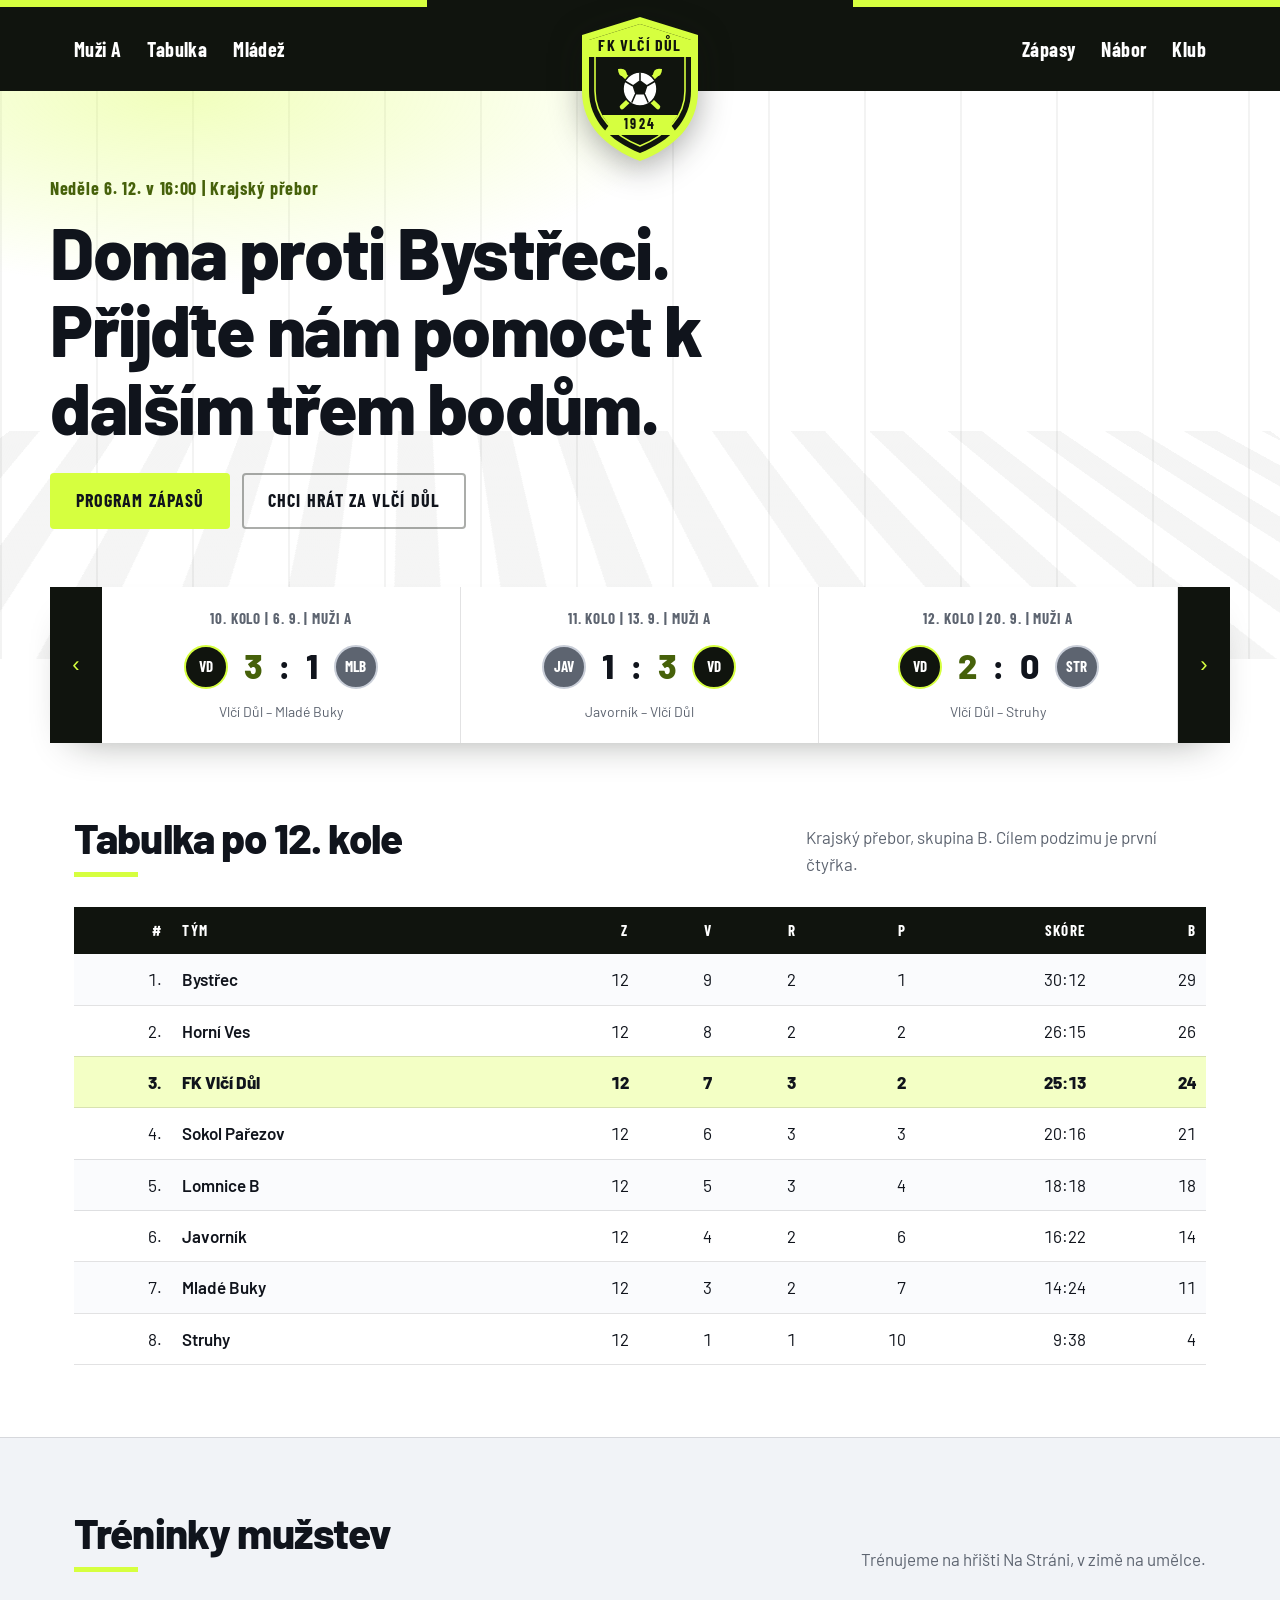
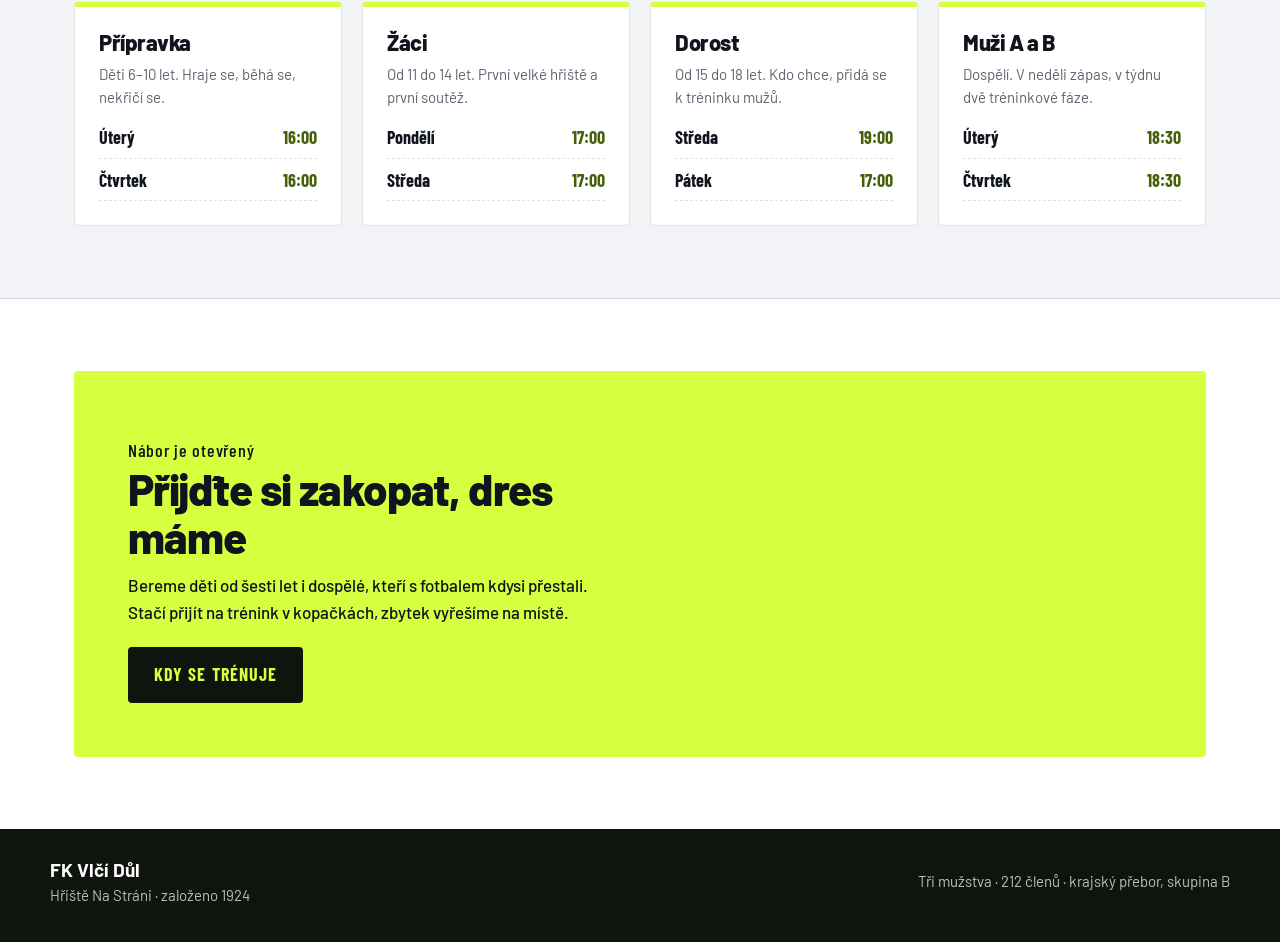
<file: vlcidul.html>
<!doctype html>
<html lang="cs">
<head>
<meta charset="utf-8">
<meta name="viewport" content="width=device-width, initial-scale=1">
<title>FK Vlčí Důl · oficiální web fotbalového klubu</title>
<link rel="preconnect" href="https://fonts.googleapis.com">
<link rel="preconnect" href="https://fonts.gstatic.com" crossorigin>
<link rel="stylesheet" href="https://fonts.googleapis.com/css2?family=Barlow:wght@400;500;600;700;800&family=Barlow+Condensed:wght@600;700&display=swap">
<style>
  :root {
    --club:    #10140e;
    --club-d:  #050704;
    --acid:    #d6ff3f;
    --acid-ink: #46610a;
    --ink:     #10141c;
    --muted:   #5d6470;
    --paper:   #ffffff;
    --grey:    #f1f3f7;
    --line:    rgba(16, 20, 28, 0.12);
    --cond:    'Barlow Condensed', 'Arial Narrow', sans-serif;
    --body:    'Barlow', 'Helvetica Neue', Arial, sans-serif;
  }

  * { box-sizing: border-box; margin: 0; }
  html { scroll-behavior: smooth; }

  body {
    background: var(--grey);
    color: var(--ink);
    font-family: var(--body);
    font-size: 17px;
    line-height: 1.55;
    -webkit-font-smoothing: antialiased;
  }

  a { color: inherit; text-decoration: none; }
  :focus-visible { outline: 3px solid var(--acid-ink); outline-offset: 2px; }

  .shell {
    max-width: 1320px;
    margin-inline: auto;
    background: var(--paper);
    box-shadow: 0 0 60px rgba(16, 20, 14, 0.12);
  }

  .wrap { width: 100%; max-width: 1180px; margin-inline: auto; padding-inline: 24px; }

  h1, h2, h3 { font-weight: 800; letter-spacing: -0.02em; line-height: 1.08; }

  /* ——— Club stripe + nav ——— */
  .stripe { display: flex; height: 7px; }
  .stripe i { flex: 1; }
  .stripe i:nth-child(1) { background: var(--acid); }
  .stripe i:nth-child(2) { background: var(--club); }
  .stripe i:nth-child(3) { background: var(--acid); }

  .nav {
    position: relative;
    background: var(--club);
    color: #fff;
  }

  .nav-in {
    display: grid;
    grid-template-columns: 1fr auto 1fr;
    align-items: center;
    gap: 20px;
    min-height: 84px;
  }

  .nav-links { display: flex; gap: 26px; list-style: none; padding: 0; margin: 0; }
  .nav-links.right { justify-content: flex-end; }
  .nav-links a {
    font-family: var(--cond);
    font-weight: 700;
    font-size: 20px;
    letter-spacing: 0.02em;
    padding-bottom: 3px;
    border-bottom: 3px solid transparent;
    transition: border-color .2s;
  }
  .nav-links a:hover { border-bottom-color: var(--acid); }

  .crest-slot { width: 128px; }

  .crest {
    position: absolute;
    left: 50%;
    top: 8px;
    transform: translateX(-50%);
    z-index: 5;
    filter: drop-shadow(0 8px 16px rgba(16, 20, 14, 0.35));
  }
  .crest svg { display: block; width: 124px; height: 148px; }

  /* ——— Hero ——— */
  .hero {
    position: relative;
    color: var(--ink);
    background:
      radial-gradient(65% 55% at 14% 0%, rgba(214, 255, 63, 0.35), transparent 62%),
      repeating-linear-gradient(90deg, rgba(16,20,14,0.05) 0 2px, transparent 2px 96px),
      #ffffff;
    overflow: hidden;
  }

  /* floodlit pitch stripes */
  .hero::after {
    content: '';
    position: absolute;
    left: -10%;
    right: -10%;
    bottom: -8%;
    height: 62%;
    background: repeating-linear-gradient(74deg, rgba(16,20,14,0.045) 0 40px, transparent 40px 92px);
    transform: perspective(600px) rotateX(48deg);
    pointer-events: none;
  }

  .hero-in {
    position: relative;
    z-index: 2;
    padding: 84px 0 130px;
  }

  .kicker { font-family: var(--cond); font-weight: 700; font-size: 18px; letter-spacing: 0.04em; color: var(--acid-ink); }
  .hero h1 { font-size: clamp(38px, 5.6vw, 72px); margin-top: 10px; max-width: 18ch; }
  .hero-cta { display: flex; flex-wrap: wrap; gap: 12px; margin-top: 28px; }

  .btn {
    display: inline-block;
    font-family: var(--cond);
    font-weight: 700;
    font-size: 18px;
    letter-spacing: 0.06em;
    text-transform: uppercase;
    padding: 12px 24px;
    border-radius: 4px;
    border: 2px solid transparent;
    transition: transform .18s, background-color .18s, color .18s;
  }
  .btn:hover { transform: translateY(-2px); }
  .btn-yellow { background: var(--acid); color: var(--ink); }
  .btn-ghost { border-color: rgba(16,20,14,0.35); color: var(--ink); }
  .btn-ghost:hover { background: var(--club); color: #fff; }

  /* ——— Fixtures strip ——— */
  .fixtures {
    position: relative;
    z-index: 3;
    margin: -72px auto 0;
    max-width: 1180px;
    background: var(--paper);
    box-shadow: 0 18px 40px -24px rgba(16, 20, 14, 0.45);
  }

  .fix-row { display: flex; align-items: stretch; }

  .fix-arrow {
    flex: 0 0 52px;
    border: 0;
    background: var(--club);
    color: var(--acid);
    font-size: 22px;
    cursor: pointer;
    transition: background-color .2s;
  }
  .fix-arrow:hover { background: #1c2417; }

  .fix-track {
    display: flex;
    overflow-x: auto;
    scroll-behavior: smooth;
    scrollbar-width: none;
    flex: 1;
  }
  .fix-track::-webkit-scrollbar { display: none; }

  .fix {
    flex: 0 0 33.333%;
    min-width: 260px;
    padding: 20px 18px;
    text-align: center;
    border-right: 1px solid var(--line);
  }
  .fix:last-child { border-right: 0; }
  .fix p { font-family: var(--cond); font-weight: 700; font-size: 15px; letter-spacing: 0.06em; text-transform: uppercase; color: var(--muted); }
  .fix-teams { display: flex; align-items: center; justify-content: center; gap: 16px; margin-top: 10px; }
  .fix-teams b { font-size: clamp(26px, 3vw, 34px); font-weight: 800; letter-spacing: -0.02em; }
  .fix-teams b.win { color: var(--acid-ink); }
  .badge {
    width: 44px;
    height: 44px;
    border-radius: 50%;
    display: grid;
    place-items: center;
    font-family: var(--cond);
    font-weight: 700;
    font-size: 15px;
    color: #fff;
    background: var(--club);
    border: 2px solid var(--acid);
    flex-shrink: 0;
  }
  .badge.rival { background: var(--muted); border-color: #c9ced8; }
  .fix small { display: block; margin-top: 8px; color: var(--muted); font-size: 14px; }

  /* ——— Sections ——— */
  section { padding: 72px 0; }
  .sec-head { display: flex; justify-content: space-between; align-items: end; gap: 24px; margin-bottom: 30px; }
  .sec-head h2 { font-size: clamp(28px, 3.6vw, 42px); }
  .sec-head h2::after { content: ''; display: block; width: 64px; height: 5px; background: var(--acid); margin-top: 12px; }
  .sec-head p { color: var(--muted); max-width: 40ch; }

  /* ——— Squad list ——— */
  .roster { display: grid; gap: 30px; }

  .roster h3 {
    font-family: var(--cond);
    font-size: 24px;
    letter-spacing: 0.06em;
    text-transform: uppercase;
    padding-bottom: 8px;
    border-bottom: 3px solid var(--acid);
  }

  .roster ul { list-style: none; margin: 0; padding: 0; }

  .roster li {
    display: grid;
    grid-template-columns: 46px minmax(0, 1fr) repeat(3, 84px);
    align-items: center;
    gap: 12px;
    padding: 11px 6px;
    border-bottom: 1px solid var(--line);
  }
  .roster li:nth-child(odd) { background: #fafbfd; }

  .roster .num {
    font-family: var(--cond);
    font-weight: 700;
    font-size: 19px;
    text-align: center;
    color: var(--acid-ink);
  }
  .roster .name { font-weight: 700; }
  .roster .val { text-align: right; font-variant-numeric: tabular-nums; color: var(--muted); }
  .roster .val b { color: var(--ink); }

  .roster .head {
    background: none !important;
    border-bottom: 1px solid var(--line);
    font-family: var(--cond);
    font-weight: 700;
    font-size: 13px;
    letter-spacing: 0.12em;
    text-transform: uppercase;
    color: var(--muted);
    padding-bottom: 6px;
  }

  .roster .staff li { grid-template-columns: minmax(0, 1fr) auto; }
  .roster .staff .role { font-family: var(--cond); font-weight: 700; letter-spacing: 0.06em; text-transform: uppercase; color: var(--muted); }

  @media (max-width: 700px) {
    .roster li { grid-template-columns: 38px minmax(0, 1fr) 62px; }
    .roster li .val:nth-last-child(-n+2) { display: none; }
    .roster .head span:nth-last-child(-n+2) { display: none; }
  }

  /* ——— Table ——— */
  .table { width: 100%; border-collapse: collapse; font-variant-numeric: tabular-nums; background: var(--paper); }
  .table th {
    background: var(--club);
    color: #fff;
    font-family: var(--cond);
    font-weight: 700;
    font-size: 15px;
    letter-spacing: 0.08em;
    text-transform: uppercase;
    text-align: right;
    padding: 12px 10px;
  }
  .table th:nth-child(2) { text-align: left; }
  .table td { padding: 12px 10px; border-bottom: 1px solid var(--line); text-align: right; }
  .table td:nth-child(2) { text-align: left; font-weight: 600; }
  .table tbody tr:nth-child(odd) { background: #fafbfd; }
  .table tr.us { background: rgba(214, 255, 63, 0.3) !important; }
  .table tr.us td { font-weight: 800; }

  /* ——— Training ——— */
  .cards { display: grid; grid-template-columns: repeat(auto-fit, minmax(230px, 1fr)); gap: 20px; }
  .card { background: var(--paper); border: 1px solid var(--line); border-top: 5px solid var(--acid); border-radius: 4px; padding: 24px; }
  .card h3 { font-size: 22px; }
  .card p { margin-top: 8px; color: var(--muted); font-size: 15px; }
  .card ul { margin: 14px 0 0; padding: 0; list-style: none; display: grid; gap: 8px; font-family: var(--cond); font-weight: 700; font-size: 18px; }
  .card li { display: flex; justify-content: space-between; gap: 12px; border-bottom: 1px dashed var(--line); padding-bottom: 6px; }
  .card li b { color: var(--acid-ink); }

  /* ——— Join ——— */
  .join { background: var(--acid); padding: clamp(28px, 5vw, 54px); border-radius: 4px; }
  .join h2 { font-size: clamp(28px, 4vw, 44px); max-width: 18ch; }
  .join p { margin-top: 12px; max-width: 48ch; font-weight: 500; }
  .join .btn { margin-top: 22px; background: var(--club); color: var(--acid); }

  /* ——— Footer ——— */
  footer { background: var(--club); color: #b9c2b2; }
  .foot-in { display: flex; justify-content: space-between; align-items: center; gap: 20px; flex-wrap: wrap; padding: 26px 0 34px; font-size: 15px; }
  .foot-in b { color: #fff; font-size: 19px; }

  @media (max-width: 980px) {
    .cards { grid-template-columns: 1fr; }
    .fix { flex-basis: 50%; }
  }

  @media (max-width: 760px) {
    .nav-in { grid-template-columns: 1fr; justify-items: center; padding-top: 86px; min-height: 0; padding-bottom: 12px; gap: 6px; }
    .nav-links { flex-wrap: wrap; justify-content: center; gap: 16px; }
    .nav-links.right { justify-content: center; }
    .crest-slot { display: none; }
    .crest svg { width: 92px; height: 110px; }
    .hero-in { padding: 44px 0 100px; }
    .fixtures { margin-top: -56px; }
    .fix { flex-basis: 100%; }
    section { padding: 52px 0; }
    .sec-head { flex-direction: column; align-items: start; }
  }

  @media (prefers-reduced-motion: reduce) { * { transition: none !important; } html, .fix-track { scroll-behavior: auto; } }
</style>
</head>
<body>
<div class="shell">

  <div class="stripe" aria-hidden="true"><i></i><i></i><i></i></div>

  <nav class="nav" id="top">
    <a class="crest" href="#top" aria-label="FK Vlčí Důl – úvod">
      <svg viewBox="0 0 124 148" role="img">
        <path d="M62 2 L120 20 V76 C120 110 96 133 62 146 C28 133 4 110 4 76 V20 Z" fill="#d6ff3f"/>
        <path d="M62 9 L113 25 V76 C113 105 92 126 62 138 C32 126 11 105 11 76 V25 Z" fill="#10140e"/>
        <path d="M62 15 L107 29 V76 C107 101 89 120 62 131 C35 120 17 101 17 76 V29 Z" fill="none" stroke="#d6ff3f" stroke-width="1.6"/>
        <path d="M62 9 L113 25 V42 H11 V25 Z" fill="#d6ff3f"/>
        <text x="62" y="36" text-anchor="middle" font-family="Barlow Condensed, sans-serif" font-weight="700" font-size="16" letter-spacing="1.2" fill="#10140e">FK VLČÍ DŮL</text>
        <g stroke="#d6ff3f" stroke-width="4.5" stroke-linecap="round">
          <path d="M44 58 L80 92"/>
          <path d="M80 58 L44 92"/>
        </g>
        <path d="M40 54 q9 -2 9 7 q-9 2 -9 -7 Z" fill="#d6ff3f"/>
        <path d="M84 54 q-9 -2 -9 7 q9 2 9 -7 Z" fill="#d6ff3f"/>
        <circle cx="62" cy="74" r="17" fill="#ffffff" stroke="#10140e" stroke-width="1.6"/>
        <path d="M62 65 l7.6 5.5 -2.9 9h-9.4l-2.9 -9 Z" fill="#10140e"/>
        <g stroke="#10140e" stroke-width="1.6" fill="none" stroke-linecap="round">
          <path d="M62 65 V58"/>
          <path d="M54.4 70.5 L47.5 66.5"/>
          <path d="M69.6 70.5 L76.5 66.5"/>
          <path d="M57.3 79.5 L54 87"/>
          <path d="M66.7 79.5 L70 87"/>
        </g>
        <path d="M24 100 H100 L93 110 L100 120 H24 L31 110 Z" fill="#d6ff3f"/>
        <text x="62" y="114" text-anchor="middle" font-family="Barlow Condensed, sans-serif" font-weight="700" font-size="14" letter-spacing="2.5" fill="#10140e">1924</text>
      </svg>
    </a>

    <div class="wrap nav-in">
      <ul class="nav-links">
        <li><a href="vlcidul-soupiska.html">Muži A</a></li>
        <li><a href="#tabulka">Tabulka</a></li>
        <li><a href="#treninky">Mládež</a></li>
      </ul>
      <div class="crest-slot" aria-hidden="true"></div>
      <ul class="nav-links right">
        <li><a href="#zapasy">Zápasy</a></li>
        <li><a href="#pridej-se">Nábor</a></li>
        <li><a href="#kontakt">Klub</a></li>
      </ul>
    </div>
  </nav>

  <header class="hero">
    <div class="wrap hero-in">
      <div>
        <p class="kicker" id="heroDate">Neděle 16:00 | Krajský přebor</p>
        <h1>Doma proti Bystřeci. Přijďte nám pomoct k dalším třem bodům.</h1>
        <div class="hero-cta">
          <a class="btn btn-yellow" href="#zapasy">Program zápasů</a>
          <a class="btn btn-ghost" href="#pridej-se">Chci hrát za Vlčí Důl</a>
        </div>
      </div>

    </div>
  </header>

  <section class="fixtures" id="zapasy" style="padding:0">
    <div class="fix-row">
      <button class="fix-arrow" type="button" id="fixPrev" aria-label="Předchozí zápasy">‹</button>
      <div class="fix-track" id="fixTrack">
        <article class="fix">
          <p>10. kolo | 6. 9. | Muži A</p>
          <div class="fix-teams">
            <span class="badge">VD</span>
            <b class="win">3</b><b>:</b><b>1</b>
            <span class="badge rival">MLB</span>
          </div>
          <small>Vlčí Důl – Mladé Buky</small>
        </article>
        <article class="fix">
          <p>11. kolo | 13. 9. | Muži A</p>
          <div class="fix-teams">
            <span class="badge rival">JAV</span>
            <b>1</b><b>:</b><b class="win">3</b>
            <span class="badge">VD</span>
          </div>
          <small>Javorník – Vlčí Důl</small>
        </article>
        <article class="fix">
          <p>12. kolo | 20. 9. | Muži A</p>
          <div class="fix-teams">
            <span class="badge">VD</span>
            <b class="win">2</b><b>:</b><b>0</b>
            <span class="badge rival">STR</span>
          </div>
          <small>Vlčí Důl – Struhy</small>
        </article>
        <article class="fix">
          <p>13. kolo | neděle | Muži A</p>
          <div class="fix-teams">
            <span class="badge">VD</span>
            <b id="fixTime">16:00</b>
            <span class="badge rival">BYS</span>
          </div>
          <small id="fixCountdown">Vlčí Důl – Bystřec</small>
        </article>
        <article class="fix">
          <p>14. kolo | 4. 10. | Muži A</p>
          <div class="fix-teams">
            <span class="badge rival">LOM</span>
            <b>15:30</b>
            <span class="badge">VD</span>
          </div>
          <small>Lomnice B – Vlčí Důl</small>
        </article>
        <article class="fix">
          <p>15. kolo | 11. 10. | Muži A</p>
          <div class="fix-teams">
            <span class="badge">VD</span>
            <b>15:30</b>
            <span class="badge rival">PAŘ</span>
          </div>
          <small>Vlčí Důl – Sokol Pařezov</small>
        </article>
      </div>
      <button class="fix-arrow" type="button" id="fixNext" aria-label="Další zápasy">›</button>
    </div>
  </section>

  <section id="tabulka">
    <div class="wrap">
      <div class="sec-head">
        <div><h2>Tabulka po 12. kole</h2></div>
        <p>Krajský přebor, skupina B. Cílem podzimu je první čtyřka.</p>
      </div>

      <table class="table">
        <thead>
          <tr><th>#</th><th>Tým</th><th>Z</th><th>V</th><th>R</th><th>P</th><th>Skóre</th><th>B</th></tr>
        </thead>
        <tbody>
          <tr><td>1.</td><td>Bystřec</td><td>12</td><td>9</td><td>2</td><td>1</td><td>30:12</td><td>29</td></tr>
          <tr><td>2.</td><td>Horní Ves</td><td>12</td><td>8</td><td>2</td><td>2</td><td>26:15</td><td>26</td></tr>
          <tr class="us"><td>3.</td><td>FK Vlčí Důl</td><td>12</td><td>7</td><td>3</td><td>2</td><td>25:13</td><td>24</td></tr>
          <tr><td>4.</td><td>Sokol Pařezov</td><td>12</td><td>6</td><td>3</td><td>3</td><td>20:16</td><td>21</td></tr>
          <tr><td>5.</td><td>Lomnice B</td><td>12</td><td>5</td><td>3</td><td>4</td><td>18:18</td><td>18</td></tr>
          <tr><td>6.</td><td>Javorník</td><td>12</td><td>4</td><td>2</td><td>6</td><td>16:22</td><td>14</td></tr>
          <tr><td>7.</td><td>Mladé Buky</td><td>12</td><td>3</td><td>2</td><td>7</td><td>14:24</td><td>11</td></tr>
          <tr><td>8.</td><td>Struhy</td><td>12</td><td>1</td><td>1</td><td>10</td><td>9:38</td><td>4</td></tr>
        </tbody>
      </table>
    </div>
  </section>

  <section id="treninky" style="background:var(--grey);border-block:1px solid var(--line)">
    <div class="wrap">
      <div class="sec-head">
        <div><h2>Tréninky mužstev</h2></div>
        <p>Trénujeme na hřišti Na Stráni, v zimě na umělce.</p>
      </div>

      <div class="cards">
        <article class="card">
          <h3>Přípravka</h3>
          <p>Děti 6–10 let. Hraje se, běhá se, nekřičí se.</p>
          <ul>
            <li>Úterý <b>16:00</b></li>
            <li>Čtvrtek <b>16:00</b></li>
          </ul>
        </article>
        <article class="card">
          <h3>Žáci</h3>
          <p>Od 11 do 14 let. První velké hřiště a první soutěž.</p>
          <ul>
            <li>Pondělí <b>17:00</b></li>
            <li>Středa <b>17:00</b></li>
          </ul>
        </article>
        <article class="card">
          <h3>Dorost</h3>
          <p>Od 15 do 18 let. Kdo chce, přidá se k tréninku mužů.</p>
          <ul>
            <li>Středa <b>19:00</b></li>
            <li>Pátek <b>17:00</b></li>
          </ul>
        </article>
        <article class="card">
          <h3>Muži A a B</h3>
          <p>Dospělí. V neděli zápas, v týdnu dvě tréninkové fáze.</p>
          <ul>
            <li>Úterý <b>18:30</b></li>
            <li>Čtvrtek <b>18:30</b></li>
          </ul>
        </article>
      </div>
    </div>
  </section>

  <section id="pridej-se">
    <div class="wrap">
      <div class="join">
        <p class="kicker" style="color:var(--ink)">Nábor je otevřený</p>
        <h2>Přijďte si zakopat, dres máme</h2>
        <p>
          Bereme děti od šesti let i dospělé, kteří s fotbalem kdysi přestali.
          Stačí přijít na trénink v kopačkách, zbytek vyřešíme na místě.
        </p>
        <a class="btn" href="#treninky">Kdy se trénuje</a>
      </div>
    </div>
  </section>

  <footer id="kontakt">
    <div class="wrap foot-in">
      <span><b>FK Vlčí Důl</b><br>Hřiště Na Stráni · založeno 1924</span>
      <span>Tři mužstva · 212 členů · krajský přebor, skupina B</span>
    </div>
  </footer>
</div>

<script>
  // ——— Fixtures carousel ———
  const track = document.getElementById('fixTrack');
  const step = () => track.querySelector('.fix').getBoundingClientRect().width;
  document.getElementById('fixPrev').addEventListener('click', () => track.scrollBy({ left: -step() }));
  document.getElementById('fixNext').addEventListener('click', () => track.scrollBy({ left: step() }));

  // ——— Next Sunday kick-off, counted live ———
  const DAYS = ['neděle', 'pondělí', 'úterý', 'středa', 'čtvrtek', 'pátek', 'sobota'];

  function nextKickoff() {
    const now = new Date();
    const d = new Date(now);
    d.setHours(16, 0, 0, 0);
    d.setDate(d.getDate() + ((7 - d.getDay()) % 7));
    if (d <= now) d.setDate(d.getDate() + 7);
    return d;
  }

  function tick() {
    const target = nextKickoff();
    const s = Math.max(0, Math.floor((target - new Date()) / 1000));
    const dd = Math.floor(s / 86400);
    const hh = Math.floor(s / 3600) % 24;
    const mm = Math.floor(s / 60) % 60;
    document.getElementById('fixCountdown').textContent =
      `Vlčí Důl – Bystřec · výkop za ${dd} d ${hh} h ${mm} min`;
    document.getElementById('heroDate').textContent =
      `${DAYS[target.getDay()].replace(/^./, (c) => c.toUpperCase())} ${target.getDate()}. ${target.getMonth() + 1}. v 16:00 | Krajský přebor`;
  }

  tick();
  setInterval(tick, 30000);
</script>
</body>
</html>
</file>
<file: monkey/styles.css>
/* =========================================================
   Monkey Coffee House – styles
   ========================================================= */
:root {
  --espresso: #1d1613;
  --espresso-2: #2a201b;
  --roast: #8a5a3b;
  --caramel: #c98a4b;
  --cream: #f6efe4;
  --cream-2: #efe4d3;
  --paper: #fbf8f3;
  --pistachio: #a7b965;
  --pistachio-dark: #6f7f35;
  --ink: #221a16;
  --muted: #6d625a;
  --line: rgba(34, 26, 22, 0.12);

  --radius: 20px;
  --radius-sm: 12px;
  --shadow: 0 20px 50px -20px rgba(29, 22, 19, 0.35);
  --container: 1180px;

  --font-display: "Fraunces", Georgia, "Times New Roman", serif;
  --font-body: "Inter", system-ui, -apple-system, "Segoe UI", Roboto, sans-serif;
}

*, *::before, *::after { box-sizing: border-box; }
html { scroll-behavior: smooth; scroll-padding-top: 84px; }
body {
  margin: 0;
  font-family: var(--font-body);
  font-size: 17px;
  line-height: 1.65;
  color: var(--ink);
  background: var(--paper);
  -webkit-font-smoothing: antialiased;
}
body, main { overflow-x: clip; }
/* Zámek scrollu při otevřeném menu – na <html>, aby stránka neskočila nahoru */
html.no-scroll { overflow: hidden; }
img { max-width: 100%; display: block; }
a { color: inherit; }
h1, h2, h3, h4 { font-family: var(--font-display); line-height: 1.12; margin: 0 0 .5em; font-weight: 700; letter-spacing: -0.01em; }
h1 { font-size: clamp(2.6rem, 6vw, 4.6rem); }
h2 { font-size: clamp(2rem, 4vw, 3rem); }
h3 { font-size: 1.3rem; }
h4 { font-size: 1.15rem; font-weight: 500; }
p { margin: 0 0 1em; }
em { font-style: italic; }

.container { width: min(100% - 40px, var(--container)); margin-inline: auto; }
.muted { color: var(--muted); }

/* ---------- Buttons ---------- */
.btn {
  display: inline-flex; align-items: center; justify-content: center; gap: .5em;
  padding: 14px 26px;
  border-radius: 999px;
  background: var(--espresso);
  color: var(--cream);
  font-weight: 600; font-size: .95rem;
  text-decoration: none;
  border: 2px solid var(--espresso);
  transition: transform .2s ease, background .2s ease, color .2s ease;
  white-space: nowrap;
}
.btn:hover { transform: translateY(-2px); background: var(--roast); border-color: var(--roast); }
.btn--ghost { background: transparent; color: var(--espresso); }
.btn--ghost:hover { background: var(--espresso); color: var(--cream); border-color: var(--espresso); }
.btn--small { padding: 9px 18px; font-size: .88rem; }
.section--dark .btn { background: var(--cream); color: var(--espresso); border-color: var(--cream); }
.section--dark .btn:hover { background: var(--pistachio); border-color: var(--pistachio); }

/* ---------- Header ---------- */
.header {
  position: sticky; top: 0; z-index: 50;
  transition: box-shadow .25s ease;
}
/* Rozmazané pozadí je na pseudo-elementu: backdrop-filter přímo na hlavičce
   by z ní udělal kontejner pro position: fixed a mobilní menu by mělo nulovou výšku */
.header::before {
  content: ""; position: absolute; inset: 0; z-index: -1;
  background: rgba(251, 248, 243, 0.85);
  backdrop-filter: saturate(160%) blur(12px);
  -webkit-backdrop-filter: saturate(160%) blur(12px);
}
.header.menu-open::before { background: var(--paper); }
.header.is-scrolled { box-shadow: 0 1px 0 var(--line), 0 10px 30px -20px rgba(0,0,0,.25); }
.header__inner { display: flex; align-items: center; justify-content: space-between; height: 76px; }

.logo { display: flex; align-items: center; gap: 12px; text-decoration: none; }
.logo__mark {
  position: relative; width: 58px; height: 58px; border-radius: 50%; flex-shrink: 0;
  background: var(--espresso); color: var(--cream);
  display: grid; place-items: center;
  font-family: var(--font-display); font-style: italic; font-size: 1.6rem; font-weight: 700;
  box-shadow: 0 4px 14px -4px rgba(29, 22, 19, 0.35);
  overflow: hidden;
  transition: transform .3s ease;
}
.logo:hover .logo__mark { transform: rotate(-8deg) scale(1.05); }
.logo__mark img { position: absolute; inset: 0; width: 100%; height: 100%; object-fit: cover; background: #fff; }
.logo__text { font-family: var(--font-display); font-size: 1.45rem; font-weight: 700; line-height: 1; display: flex; flex-direction: column; }
.logo__text small { font-family: var(--font-body); font-size: .62rem; letter-spacing: .22em; text-transform: uppercase; font-weight: 600; color: var(--muted); margin-top: 4px; }

.nav { display: flex; align-items: center; gap: 30px; }
.nav a:not(.btn) { text-decoration: none; font-weight: 500; font-size: .95rem; position: relative; }
.nav a:not(.btn)::after {
  content: ""; position: absolute; left: 0; bottom: -4px; height: 2px; width: 100%;
  background: var(--caramel); transform: scaleX(0); transform-origin: left; transition: transform .25s ease;
}
.nav a:not(.btn):hover::after { transform: scaleX(1); }

.nav-toggle { display: none; background: none; border: 0; width: 44px; height: 44px; cursor: pointer; position: relative; }
.nav-toggle span { position: absolute; left: 11px; right: 11px; height: 2px; background: var(--espresso); border-radius: 2px; transition: transform .25s, opacity .25s; }
.nav-toggle span:nth-child(1) { top: 15px; }
.nav-toggle span:nth-child(2) { top: 21px; }
.nav-toggle span:nth-child(3) { top: 27px; }
.nav-toggle.is-open span:nth-child(1) { transform: translateY(6px) rotate(45deg); }
.nav-toggle.is-open span:nth-child(2) { opacity: 0; }
.nav-toggle.is-open span:nth-child(3) { transform: translateY(-6px) rotate(-45deg); }

/* ---------- Hero ---------- */
.hero { padding: 60px 0 90px; overflow: hidden; }
.hero__grid { display: grid; grid-template-columns: 1.1fr .9fr; gap: 60px; align-items: center; }
.hero h1 em { color: var(--roast); font-weight: 500; }
.lead { font-size: 1.15rem; color: var(--muted); max-width: 34em; }
.lead strong { color: var(--ink); }
.hero__actions { display: flex; flex-wrap: wrap; gap: 12px; margin: 30px 0 44px; }
.hero__facts { list-style: none; padding: 26px 0 0; margin: 0; display: flex; flex-wrap: wrap; gap: 36px; border-top: 1px solid var(--line); }
.hero__facts li { display: flex; flex-direction: column; }
.hero__facts strong { font-family: var(--font-display); font-size: 1.3rem; }
.hero__facts span { color: var(--muted); font-size: .88rem; }

.status {
  display: inline-flex; align-items: center; gap: 10px;
  padding: 7px 16px; border-radius: 999px;
  background: var(--cream-2); font-size: .88rem; font-weight: 600; margin-bottom: 24px;
}
.status__dot { width: 9px; height: 9px; border-radius: 50%; background: var(--muted); }
.status.is-open { background: #e8eed3; color: var(--pistachio-dark); }
.status.is-open .status__dot { background: #7c9a2f; box-shadow: 0 0 0 0 rgba(124,154,47,.6); animation: pulse 2s infinite; }
.status.is-closed { background: #f3e0d6; color: #9a4a2a; }
.status.is-closed .status__dot { background: #c0613a; }
@keyframes pulse { 70% { box-shadow: 0 0 0 10px rgba(124,154,47,0); } 100% { box-shadow: 0 0 0 0 rgba(124,154,47,0); } }

.hero__visual { position: relative; display: grid; place-items: center; }
.cup-card {
  position: relative; width: min(100%, 440px); aspect-ratio: 1;
  border-radius: 36px; background: linear-gradient(145deg, var(--cream-2), var(--cream));
  display: grid; place-items: center; box-shadow: var(--shadow); overflow: hidden;
}
.cup-card::before {
  content: ""; position: absolute; inset: -40%;
  background: radial-gradient(circle at 30% 30%, rgba(201,138,75,.25), transparent 45%);
}
.cup { width: 78%; position: relative; animation: spin 40s linear infinite; filter: drop-shadow(0 25px 30px rgba(29,22,19,.35)); }
.cup-card .photo { position: absolute; inset: 0; width: 100%; height: 100%; object-fit: cover; z-index: 2; }
@keyframes spin { to { transform: rotate(360deg); } }

.badge {
  position: absolute; padding: 14px 20px; border-radius: 16px; font-size: .85rem; line-height: 1.35;
  box-shadow: var(--shadow); z-index: 3; animation: float 6s ease-in-out infinite;
}
.badge b { font-family: var(--font-display); font-size: 1.1rem; }
.badge--pistachio { background: var(--pistachio); color: var(--espresso); left: -10px; bottom: 40px; }
.badge--dark { background: var(--espresso); color: var(--cream); right: -6px; top: 30px; animation-delay: -3s; }
@keyframes float { 50% { transform: translateY(-10px); } }

/* ---------- Marquee ---------- */
.marquee { display: flex; background: var(--espresso); color: var(--cream); overflow: hidden; padding: 18px 0; transform: rotate(-1.2deg); margin: 0 -40px; }
/* Každá skupina je aspoň tak široká jako pás a posune se přesně o svou šířku → nekonečná smyčka bez mezery */
.marquee__group {
  display: flex; align-items: center; justify-content: space-around; gap: 40px;
  flex-shrink: 0; min-width: 100%; padding-right: 40px;
  animation: marquee 28s linear infinite;
}
.marquee span { font-family: var(--font-display); font-size: 1.8rem; font-style: italic; }
.marquee i { color: var(--pistachio); font-style: normal; }
@keyframes marquee { to { transform: translateX(-100%); } }

/* ---------- Sections ---------- */
.section { padding: 110px 0; }
.section--dark { background: var(--espresso); color: var(--cream); }
.section--dark .muted { color: #b9aca1; }
.section--cream { background: var(--cream); }
.section__head { max-width: 640px; margin-bottom: 50px; }
.section__head--center { margin-inline: auto; text-align: center; }
.section__head--row { max-width: none; display: flex; justify-content: space-between; align-items: flex-end; gap: 20px; flex-wrap: wrap; }
.eyebrow {
  display: inline-block; font-size: .78rem; letter-spacing: .2em; text-transform: uppercase; font-weight: 600;
  color: var(--roast); margin-bottom: 14px;
}
.eyebrow::before { content: "— "; }
.section--dark .eyebrow { color: var(--pistachio); }

/* ---------- About ---------- */
.about { display: grid; grid-template-columns: 1fr 1fr; gap: 20px 70px; }
.about .section__head { margin-bottom: 0; }
.about__text { font-size: 1.08rem; color: var(--muted); }
.about__text strong { color: var(--ink); }
.features { grid-column: 1 / -1; list-style: none; margin: 50px 0 0; padding: 0; display: grid; grid-template-columns: repeat(3, 1fr); gap: 22px; }
.feature { background: var(--cream); border-radius: var(--radius); padding: 34px 30px; transition: transform .25s ease, box-shadow .25s ease; }
.feature:hover { transform: translateY(-6px); box-shadow: var(--shadow); }
.feature p { color: var(--muted); margin: 0; }
.feature__icon { display: grid; place-items: center; width: 56px; height: 56px; border-radius: 16px; background: var(--espresso); margin-bottom: 22px; }
.feature__icon svg { width: 28px; height: 28px; fill: none; stroke: var(--cream); stroke-width: 1.6; stroke-linecap: round; stroke-linejoin: round; }

/* ---------- Menu ---------- */
.tabs { display: flex; justify-content: center; flex-wrap: wrap; gap: 8px; margin-bottom: 44px; }
.tab {
  font: inherit; font-weight: 600; font-size: .95rem; cursor: pointer;
  padding: 11px 22px; border-radius: 999px; border: 1px solid rgba(246,239,228,.25);
  background: transparent; color: var(--cream); transition: background .2s, color .2s, border-color .2s;
}
.tab:hover { border-color: var(--cream); }
.tab.is-active { background: var(--cream); color: var(--espresso); border-color: var(--cream); }

.menu-panel.is-active { animation: fadeUp .4s ease; }
@keyframes fadeUp { from { opacity: 0; transform: translateY(10px); } to { opacity: 1; transform: none; } }

.menu-list { list-style: none; padding: 0; margin: 0 auto; max-width: 980px; display: grid; grid-template-columns: 1fr 1fr; gap: 0 60px; }
.menu-list li { display: flex; justify-content: space-between; gap: 20px; align-items: baseline; padding: 20px 0; border-bottom: 1px dashed rgba(246,239,228,.2); }
.menu-list h4 { margin: 0 0 2px; color: var(--cream); }
.menu-list p { margin: 0; color: #b9aca1; font-size: .93rem; }
.menu-list .price { font-family: var(--font-display); font-size: 1.15rem; color: var(--pistachio); white-space: nowrap; }
.menu-list .price:empty { display: none; }
.menu-group {
  max-width: 980px; margin: 44px auto 4px; padding-bottom: 10px; border-bottom: 1px solid rgba(246,239,228,.35);
  font-family: var(--font-body); font-size: .8rem; font-weight: 600; letter-spacing: .18em; text-transform: uppercase; color: var(--pistachio);
}
.menu-group:first-child { margin-top: 0; }
.menu-group small { font-size: .95em; font-weight: 500; letter-spacing: .05em; text-transform: none; color: #b9aca1; margin-left: 8px; }
.menu-note { text-align: center; color: #b9aca1; font-size: .93rem; margin: 30px auto 0; max-width: 560px; }
.menu-list li.is-highlight h4 { color: var(--pistachio); }
.tag { font-family: var(--font-body); font-style: normal; font-size: .68rem; font-weight: 600; text-transform: uppercase; letter-spacing: .1em; background: var(--pistachio); color: var(--espresso); padding: 3px 8px; border-radius: 6px; vertical-align: middle; margin-left: 6px; }

/* ---------- Bakery ---------- */
.bakery { display: grid; grid-template-columns: 1fr 1fr; gap: 80px; align-items: center; }
.bakery p { color: var(--muted); }
.bakery__visual { display: grid; grid-template-columns: 1fr 1fr; grid-template-rows: 416px; gap: 16px; }
.bakery__visual .tile { grid-row: auto; }
.tile--b { margin-top: 40px; }
.tile { position: relative; border-radius: var(--radius); overflow: hidden; display: grid; place-items: center; font-size: 4rem; }
.tile img { position: absolute; inset: 0; width: 100%; height: 100%; object-fit: cover; z-index: 1; }
.tile--a { grid-row: span 2; background: linear-gradient(160deg, #e8c89b, var(--caramel)); font-size: 6rem; }
.tile--b { background: linear-gradient(160deg, #d3dca8, var(--pistachio)); }
.tile--c { background: linear-gradient(160deg, #6b4a36, var(--espresso-2)); }
.checklist { list-style: none; padding: 0; margin: 24px 0; }
.checklist li { padding-left: 34px; position: relative; margin-bottom: 12px; font-weight: 500; }
.checklist li::before {
  content: "✓"; position: absolute; left: 0; top: 1px; width: 22px; height: 22px; border-radius: 50%;
  background: var(--pistachio); color: var(--espresso); font-size: .75rem; display: grid; place-items: center; font-weight: 700;
}
.note { background: var(--cream); border-left: 4px solid var(--caramel); padding: 14px 18px; border-radius: 0 var(--radius-sm) var(--radius-sm) 0; font-size: .95rem; }

/* ---------- Gallery ---------- */
.gallery { display: grid; grid-template-columns: repeat(4, 1fr); grid-auto-rows: 230px; grid-auto-flow: dense; gap: 16px; }
.g { position: relative; border-radius: var(--radius); overflow: hidden; display: block; text-decoration: none; background: var(--cream-2); }
.g img { position: absolute; inset: 0; width: 100%; height: 100%; object-fit: cover; z-index: 1; transition: transform .5s ease; }
.g:hover img { transform: scale(1.06); }
.g--tall { grid-row: span 2; }
.g--wide { grid-column: span 2; }
.g__ph { position: absolute; inset: 0; display: flex; flex-direction: column; align-items: center; justify-content: center; gap: 8px; font-size: 3rem; transition: transform .3s ease; }
.g__ph small { font-size: .8rem; font-weight: 600; letter-spacing: .14em; text-transform: uppercase; color: var(--espresso); }
.g:hover .g__ph { transform: scale(1.08); }
.g:nth-child(1) { background: linear-gradient(160deg, #eed3a8, var(--caramel)); }
.g:nth-child(2) { background: linear-gradient(160deg, #c9a384, var(--roast)); }
.g:nth-child(3) { background: linear-gradient(160deg, #fff, #e6d6c0); }
.g:nth-child(4) { background: linear-gradient(160deg, #cfd9a0, var(--pistachio)); }
.g:nth-child(5) { background: linear-gradient(160deg, #f1e3cf, #dcc3a3); }
.g:nth-child(6) { background: linear-gradient(160deg, #e3b98a, #a8703f); }

/* ---------- Careers ---------- */
.jobs { display: grid; grid-template-columns: 1fr 1fr; gap: 22px; max-width: 980px; margin: 0 auto; }
.job {
  display: grid; grid-template-columns: auto 1fr; gap: 6px 22px; align-items: start;
  padding: 32px; border: 1px solid var(--line); border-radius: var(--radius); background: #fff;
  transition: border-color .25s, box-shadow .25s;
}
.job:hover { border-color: var(--caramel); box-shadow: var(--shadow); }
.job__icon { font-size: 2rem; width: 64px; height: 64px; border-radius: 18px; display: grid; place-items: center; background: var(--cream); grid-row: span 2; }
.job p { color: var(--muted); margin-bottom: 14px; }
.job .btn { grid-column: 2; justify-self: start; }

/* ---------- Contact ---------- */
.contact__top { display: flex; justify-content: space-between; align-items: flex-end; gap: 24px 40px; flex-wrap: wrap; margin-bottom: 44px; }
.contact__top h2 { margin-bottom: .25em; }
.contact__top .muted { margin: 0; }
.contact__meta { display: flex; flex-wrap: wrap; align-items: center; gap: 10px; }
.contact__phone {
  display: inline-flex; align-items: center; gap: 8px; padding: 10px 18px; border-radius: 999px;
  background: var(--cream); color: var(--espresso); font-weight: 600; text-decoration: none; transition: background .2s;
}
.contact__phone:hover { background: var(--pistachio); }
.contact__phone svg { width: 18px; height: 18px; fill: none; stroke: currentColor; stroke-width: 1.8; stroke-linecap: round; stroke-linejoin: round; }

.branches { display: grid; grid-template-columns: 1fr 1fr; gap: 24px; }
.branch { display: flex; flex-direction: column; background: var(--espresso-2); border: 1px solid rgba(246,239,228,.08); border-radius: var(--radius); overflow: hidden; }
.branch__map { background: #3a2e28; }
.branch__map iframe { display: block; width: 100%; height: 260px; border: 0; filter: grayscale(.25) contrast(1.05); }
.branch__body { flex: 1; display: flex; flex-direction: column; gap: 16px; padding: 26px 28px 30px; }
.branch__head { display: flex; justify-content: space-between; align-items: flex-start; gap: 10px 16px; flex-wrap: wrap; }
.branch h3 { margin: 0; font-size: 1.7rem; }
.branch h3 small { display: block; margin-top: 6px; font-family: var(--font-body); font-size: .8rem; font-weight: 500; color: #b9aca1; }
.branch .status { margin: 0; padding: 5px 12px; font-size: .8rem; }
.branch__addr { margin: 0; font-size: 1.05rem; }
.branch .hours { border-top: 1px solid rgba(246,239,228,.15); }
.branch .link { margin-top: auto; }
.link { color: var(--caramel); font-weight: 600; text-decoration: none; }
.link:hover { text-decoration: underline; }

.hours { width: 100%; border-collapse: collapse; font-size: 1rem; }
.hours td { padding: 7px 0; }
.hours td:last-child { text-align: right; font-variant-numeric: tabular-nums; }
.hours tr.is-today td { color: var(--pistachio); font-weight: 600; }
.hours tr.is-today td:first-child::after { content: " · dnes"; font-weight: 400; font-size: .85em; }

.socials { display: flex; flex-wrap: wrap; gap: 10px; }
.socials a {
  display: inline-flex; align-items: center; gap: 8px; padding: 10px 18px; border-radius: 999px;
  border: 1px solid rgba(246,239,228,.25); text-decoration: none; font-weight: 500; transition: background .2s, color .2s;
}
.socials a:hover { background: var(--cream); color: var(--espresso); }
.socials svg { width: 18px; height: 18px; fill: none; stroke: currentColor; stroke-width: 1.8; stroke-linecap: round; stroke-linejoin: round; }


/* ---------- Footer ---------- */
.footer { background: #140f0d; color: #a99d93; font-size: .9rem; padding: 28px 0; }
.footer__inner { display: flex; justify-content: space-between; flex-wrap: wrap; gap: 10px; }
.footer p { margin: 0; }
.footer strong { color: var(--cream); }

/* ---------- Reveal animation ---------- */
.reveal { opacity: 0; transform: translateY(24px); transition: opacity .7s ease, transform .7s ease; }
.reveal.is-visible { opacity: 1; transform: none; }

@media (prefers-reduced-motion: reduce) {
  *, *::before, *::after { animation: none !important; transition: none !important; }
  .reveal { opacity: 1; transform: none; }
  html { scroll-behavior: auto; }
}

/* ---------- Responsive ---------- */
@media (max-width: 980px) {
  .hero__grid, .about, .bakery, .branches { grid-template-columns: 1fr; }
  .hero__grid { gap: 50px; }
  .hero__visual { max-width: 460px; margin: 0 auto; }
  .features { grid-template-columns: 1fr; }
  .menu-list { grid-template-columns: 1fr; }
  .jobs { grid-template-columns: 1fr; }
  .gallery { grid-template-columns: repeat(2, 1fr); grid-auto-rows: 180px; }
  .bakery { gap: 50px; }
  .section { padding: 80px 0; }
}

@media (max-width: 860px) {
  .nav-toggle { display: block; z-index: 60; }
  .nav {
    position: fixed; top: 76px; left: 0; right: 0; height: calc(100vh - 76px); height: calc(100dvh - 76px);
    flex-direction: column; justify-content: flex-start; gap: 6px;
    padding: 30px 24px 40px; background: var(--paper); overflow-y: auto; z-index: 55;
    opacity: 0; transform: translateY(-12px); visibility: hidden;
    transition: opacity .25s ease, transform .25s ease, visibility 0s linear .25s;
  }
  .nav.is-open { opacity: 1; transform: none; visibility: visible; transition: opacity .25s ease, transform .25s ease, visibility 0s; }
  .nav a:not(.btn) { font-family: var(--font-display); font-size: 1.8rem; padding: 10px 0; width: 100%; border-bottom: 1px solid var(--line); }
  .nav a:not(.btn)::after { display: none; }
  .nav .btn { margin-top: 20px; width: 100%; padding: 16px; }
}

@media (max-width: 560px) {
  body { font-size: 16px; }
  .hero { padding: 36px 0 70px; }
  .hero__facts { gap: 22px; }
  .hero__actions .btn { flex: 1 1 100%; }
  .badge { font-size: .75rem; padding: 10px 14px; }
  .badge--pistachio { left: 0; bottom: 16px; }
  .badge--dark { right: 0; top: 12px; }
  .gallery { grid-template-columns: 1fr 1fr; grid-auto-rows: 150px; gap: 10px; }
  .g--wide { grid-column: span 2; }
  .bakery__visual { grid-template-rows: 280px; }
  .tile--b { margin-top: 24px; }
  .job { grid-template-columns: 1fr; padding: 26px; }
  .job__icon { grid-row: auto; }
  .job .btn { grid-column: 1; }
  .marquee span { font-size: 1.4rem; }
  .branch__map iframe { height: 220px; }
  .branch__body { padding: 22px 20px 26px; }
  .contact__top { margin-bottom: 32px; }
}
</file>
